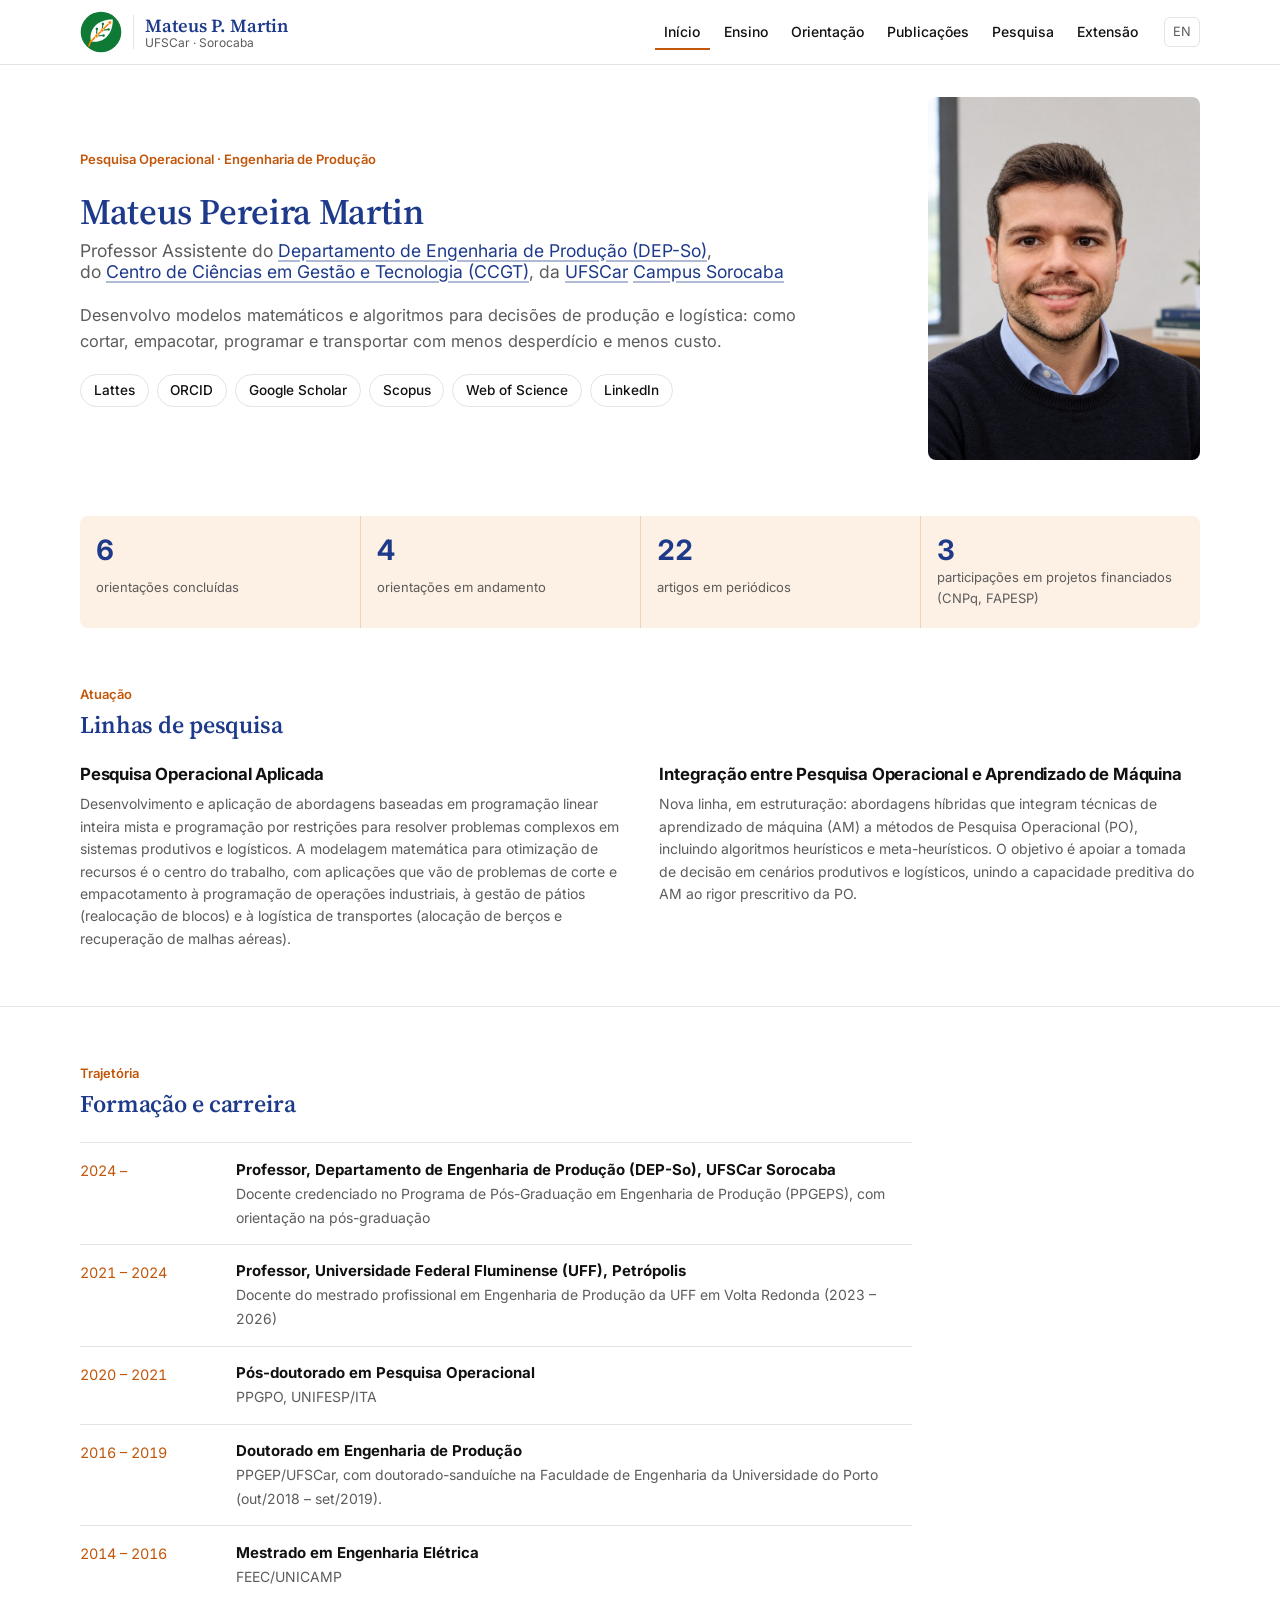
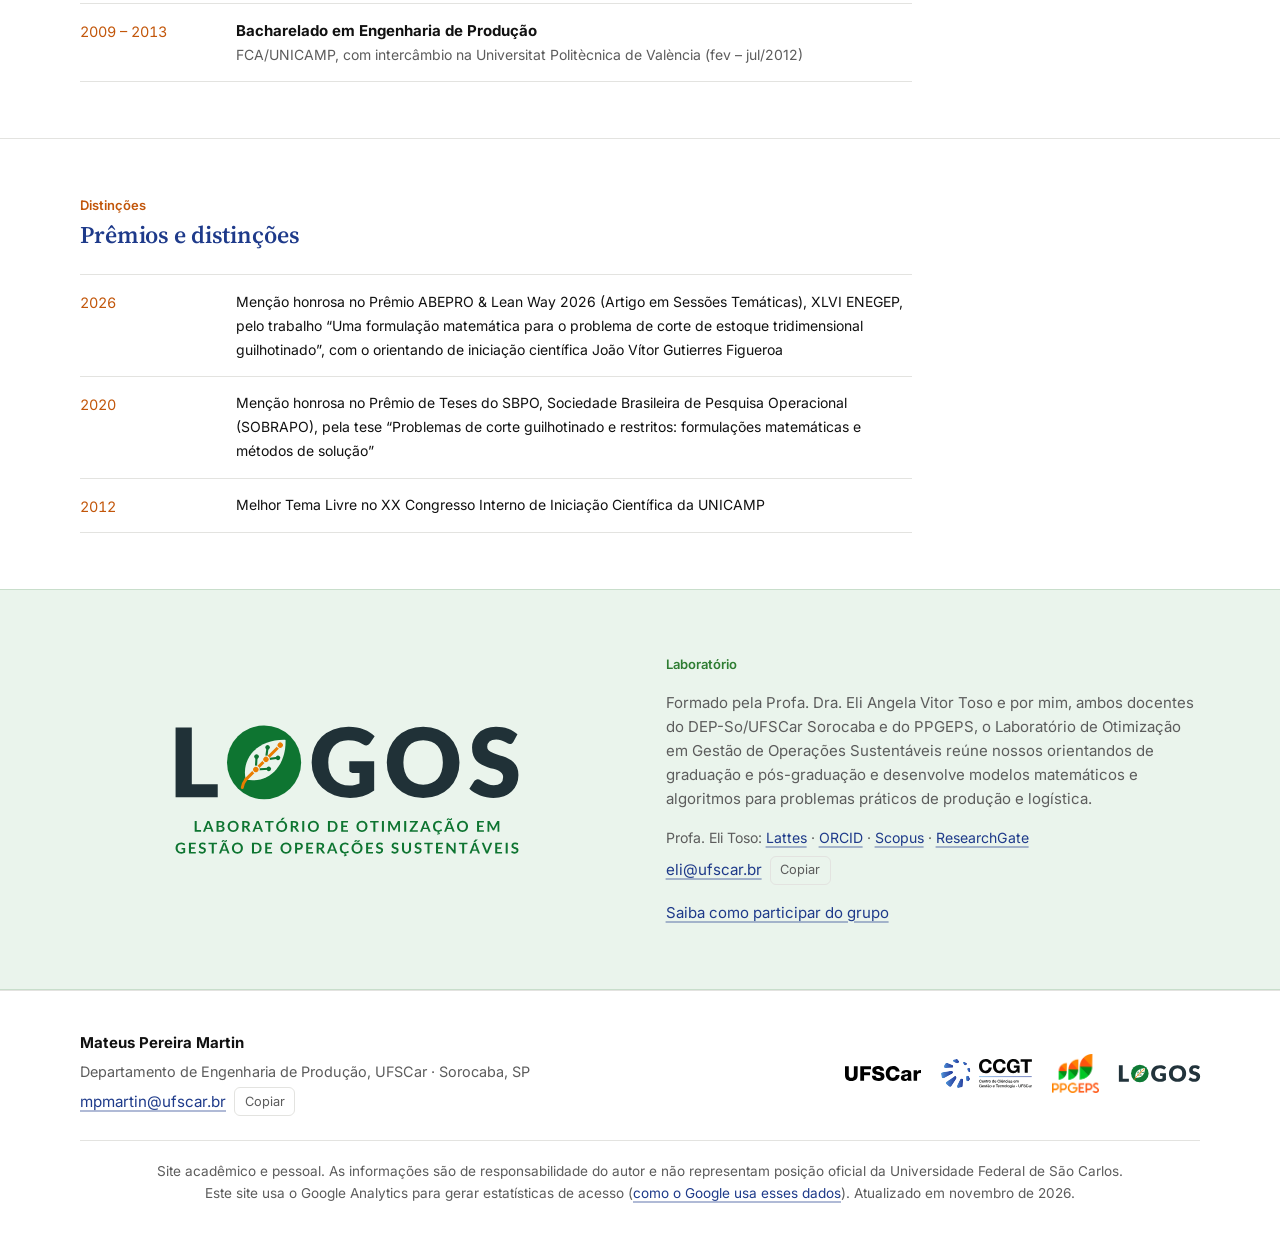
<file: index.html>
<!DOCTYPE html>
<html lang="pt-BR">
<head>
<meta charset="UTF-8">
<meta name="viewport" content="width=device-width, initial-scale=1.0, viewport-fit=cover">
<title>Mateus Pereira Martin</title>
<meta name="description" content="Mateus Pereira Martin, professor de Engenharia de Produção na UFSCar Sorocaba. Pesquisa Operacional aplicada à produção e à logística.">
<link rel="canonical" href="https://mateuspereiramartin.github.io/site/index.html">
<link rel="alternate" hreflang="pt-BR" href="https://mateuspereiramartin.github.io/site/index.html">
<link rel="alternate" hreflang="en" href="https://mateuspereiramartin.github.io/site/en/index.html">
<meta property="og:type" content="website">
<meta property="og:title" content="Mateus Pereira Martin">
<meta property="og:description" content="Mateus Pereira Martin, professor de Engenharia de Produção na UFSCar Sorocaba. Pesquisa Operacional aplicada à produção e à logística.">
<meta property="og:image" content="https://mateuspereiramartin.github.io/site/figuras/mateus.jpg">
<meta property="og:url" content="https://mateuspereiramartin.github.io/site/index.html">
<meta property="og:locale" content="pt_BR">
<link rel="icon" href="assets/favicon.svg" type="image/svg+xml">
<link rel="preconnect" href="https://fonts.googleapis.com">
<link rel="preconnect" href="https://fonts.gstatic.com" crossorigin>
<link rel="stylesheet" href="https://fonts.googleapis.com/css2?family=Inter:wght@400;500;600;700&family=Source+Serif+4:opsz,wght@8..60,600&display=swap">
<link rel="stylesheet" href="assets/site.css">
<script async src="https://www.googletagmanager.com/gtag/js?id=G-FX92F528BC"></script>
<script>window.dataLayer=window.dataLayer||[];function gtag(){dataLayer.push(arguments);}gtag('js',new Date());gtag('config','G-FX92F528BC');</script>
</head>
<body>
<a class="skip" href="#conteudo">Pular para o conteúdo</a>
<header class="site-header"><div class="wrap">
<div class="brand"><a href="pesquisa.html#logos-t" title="LOGOS: Laboratório de Otimização em Gestão de Operações Sustentáveis"><img src="figuras/logo-logos-simbolo.svg" alt="LOGOS" width="240" height="240"></a><a class="brand-text" href="index.html"><strong>Mateus P. Martin</strong><span>UFSCar · Sorocaba</span></a></div>
<button type="button" class="menu-btn" aria-expanded="false" aria-controls="nav">Menu</button>
<nav class="nav" id="nav" aria-label="Principal"><a href="index.html" aria-current="page">Início</a><a href="ensino.html">Ensino</a><a href="orientacao.html">Orientação</a><a href="publicacoes.html">Publicações</a><a href="pesquisa.html">Pesquisa</a><a href="extensao.html">Extensão</a></nav>
<a class="lang" href="en/index.html" hreflang="en" lang="en">EN</a>
</div></header>
<main id="conteudo">
<section class="hero"><div class="wrap">
<div class="hero-text">
<p class="eyebrow">Pesquisa Operacional · Engenharia de Produção</p>
<h1>Mateus Pereira Martin<span>Professor Assistente do <a href="https://www.depso.ufscar.br/pt-br" target="_blank" rel="noopener">Departamento de Engenharia de Produção (DEP-So)</a>, <span class="cargo-l2">do <a href="https://www.ccgt.ufscar.br/pt-br" target="_blank" rel="noopener">Centro de Ciências em Gestão e Tecnologia (CCGT)</a>, da <a href="https://www.ufscar.br/" target="_blank" rel="noopener">UFSCar</a> <a href="https://www.sorocaba.ufscar.br/" target="_blank" rel="noopener">Campus Sorocaba</a></span></span></h1>
<p class="lead">Desenvolvo modelos matemáticos e algoritmos para decisões de produção e logística: como cortar, empacotar, programar e transportar com menos desperdício e menos custo.</p>
<div class="ids"><a href="https://busca-cv-lattes.cnpq.br/curriculo/9814295914139504" target="_blank" rel="noopener">Lattes</a><a href="https://orcid.org/0000-0002-6722-7571" target="_blank" rel="noopener">ORCID</a><a href="https://scholar.google.com.br/citations?user=QnhlnG8AAAAJ&hl" target="_blank" rel="noopener">Google Scholar</a><a href="https://www.scopus.com/authid/detail.uri?authorId=57204688163" target="_blank" rel="noopener">Scopus</a><a href="https://www.webofscience.com/wos/author/record/ADG-9938-2022" target="_blank" rel="noopener">Web of Science</a><a href="https://www.linkedin.com/in/mateus-pereira-martin/" target="_blank" rel="noopener">LinkedIn</a></div>
</div>
<figure class="hero-art" style="margin:0">
<img class="photo" src="figuras/mateus.jpg" alt="Foto de Mateus Pereira Martin" width="720" height="960">
</figure>
</div></section><div class="wrap"><dl class="facts">
<div><dt>orientações concluídas</dt><dd>6</dd></div>
<div><dt>orientações em andamento</dt><dd>4</dd></div>
<div><dt>artigos em periódicos</dt><dd>22</dd></div>
<div><dt>participações em projetos financiados (CNPq, FAPESP)</dt><dd>3</dd></div>
</dl></div><section class="section"><div class="wrap"><div class="section-head"><p class="eyebrow">Atuação</p><h2>Linhas de pesquisa</h2></div><div class="cols-2"><div class="item"><h3>Pesquisa Operacional Aplicada</h3><p>Desenvolvimento e aplicação de abordagens baseadas em programação linear inteira mista e programação por restrições para resolver problemas complexos em sistemas produtivos e logísticos. A modelagem matemática para otimização de recursos é o centro do trabalho, com aplicações que vão de problemas de corte e empacotamento à programação de operações industriais, à gestão de pátios (realocação de blocos) e à logística de transportes (alocação de berços e recuperação de malhas aéreas).</p></div><div class="item"><h3>Integração entre Pesquisa Operacional e Aprendizado de Máquina</h3><p>Nova linha, em estruturação: abordagens híbridas que integram técnicas de aprendizado de máquina (AM) a métodos de Pesquisa Operacional (PO), incluindo algoritmos heurísticos e meta-heurísticos. O objetivo é apoiar a tomada de decisão em cenários produtivos e logísticos, unindo a capacidade preditiva do AM ao rigor prescritivo da PO.</p></div></div></div></section><section class="section"><div class="wrap"><div class="section-head"><p class="eyebrow">Trajetória</p><h2>Formação e carreira</h2></div><ol class="timeline" reversed><li><span class="when">2024 –</span><div><strong>Professor, Departamento de Engenharia de Produção (DEP-So), UFSCar Sorocaba</strong><span>Docente credenciado no Programa de Pós-Graduação em Engenharia de Produção (PPGEPS), com orientação na pós-graduação</span></div></li><li><span class="when">2021 – 2024</span><div><strong>Professor, Universidade Federal Fluminense (UFF), Petrópolis</strong><span>Docente do mestrado profissional em Engenharia de Produção da UFF em Volta Redonda (2023 – 2026)</span></div></li><li><span class="when">2020 – 2021</span><div><strong>Pós-doutorado em Pesquisa Operacional</strong><span>PPGPO, UNIFESP/ITA</span></div></li><li><span class="when">2016 – 2019</span><div><strong>Doutorado em Engenharia de Produção</strong><span>PPGEP/UFSCar, com doutorado-sanduíche na Faculdade de Engenharia da Universidade do Porto (out/2018 – set/2019).</span></div></li><li><span class="when">2014 – 2016</span><div><strong>Mestrado em Engenharia Elétrica</strong><span>FEEC/UNICAMP</span></div></li><li><span class="when">2009 – 2013</span><div><strong>Bacharelado em Engenharia de Produção</strong><span>FCA/UNICAMP, com intercâmbio na Universitat Politècnica de València (fev – jul/2012)</span></div></li></ol></div></section><section class="section"><div class="wrap"><div class="section-head"><p class="eyebrow">Distinções</p><h2>Prêmios e distinções</h2></div><ol class="timeline"><li><span class="when">2026</span><div><span style="color:var(--ink)">Menção honrosa no Prêmio ABEPRO &amp; Lean Way 2026 (Artigo em Sessões Temáticas), XLVI ENEGEP, pelo trabalho “Uma formulação matemática para o problema de corte de estoque tridimensional guilhotinado”, com o orientando de iniciação científica João Vítor Gutierres Figueroa</span></div></li><li><span class="when">2020</span><div><span style="color:var(--ink)">Menção honrosa no Prêmio de Teses do SBPO, Sociedade Brasileira de Pesquisa Operacional (SOBRAPO), pela tese “Problemas de corte guilhotinado e restritos: formulações matemáticas e métodos de solução”</span></div></li><li><span class="when">2012</span><div><span style="color:var(--ink)">Melhor Tema Livre no XX Congresso Interno de Iniciação Científica da UNICAMP</span></div></li></ol></div></section><section class="logos-band" id="logos-t" aria-label="LOGOS"><div class="wrap">
<img src="figuras/logo-logos.svg" alt="LOGOS: Laboratório de Otimização em Gestão de Operações Sustentáveis" width="560" height="247" loading="lazy">
<div class="text"><p class="eyebrow">Laboratório</p>
<p>Formado pela Profa. Dra. Eli Angela Vitor Toso e por mim, ambos docentes do DEP-So/UFSCar Sorocaba e do PPGEPS, o Laboratório de Otimização em Gestão de Operações Sustentáveis reúne nossos orientandos de graduação e pós-graduação e desenvolve modelos matemáticos e algoritmos para problemas práticos de produção e logística.</p>
<div style="display:grid;gap:.4rem"><p style="font-size:.88rem">Profa. Eli Toso: <a href="https://busca-cv-lattes.cnpq.br/curriculo/6663631731115739" target="_blank" rel="noopener">Lattes</a> · <a href="https://orcid.org/0000-0001-7531-0300" target="_blank" rel="noopener">ORCID</a> · <a href="https://www.scopus.com/authid/detail.uri?authorId=26026490900" target="_blank" rel="noopener">Scopus</a> · <a href="https://www.researchgate.net/profile/Eli_Angela_Toso" target="_blank" rel="noopener">ResearchGate</a></p>
<span class="email-row"><a class="email" data-email data-show data-u="eli" data-d="ufscar.br">eli [arroba] ufscar.br</a><button type="button" class="copy" data-u="eli" data-d="ufscar.br" data-done="Copiado">Copiar</button></span></div>
<p><a href="orientacao.html#contato">Saiba como participar do grupo</a></p>
</div></div></section>
</main>
<footer class="site-footer"><div class="wrap">
<div class="footer-top">
<div class="contact"><strong>Mateus Pereira Martin</strong>
<span class="muted" style="font-size:.9rem">Departamento de Engenharia de Produção, UFSCar · Sorocaba, SP</span>
<span class="email-row"><a class="email" data-email data-show data-u="mpmartin" data-d="ufscar.br">mpmartin [arroba] ufscar.br</a><button type="button" class="copy" data-u="mpmartin" data-d="ufscar.br" data-done="Copiado">Copiar</button></span></div>
<div class="inst">
<a href="https://www.ufscar.br/" target="_blank" rel="noopener"><img src="figuras/logo-ufscar.svg" alt="UFSCar" class="inst-sigla" width="189" height="38" loading="lazy"></a>
<a href="https://www.ccgt.ufscar.br/pt-br" target="_blank" rel="noopener"><img src="figuras/logo-ccgt.svg" alt="CCGT/UFSCar" class="inst-ccgt" width="291" height="95" loading="lazy"></a>
<a href="https://www.ppgeps.ufscar.br/pt-br/" target="_blank" rel="noopener"><img src="figuras/logo-ppgeps.png" alt="PPGEPS/UFSCar" width="200" height="162" loading="lazy"></a>
<a href="pesquisa.html"><img src="figuras/logo-logos/svg/transp-claro_selo.svg" alt="LOGOS" title="LOGOS" class="inst-logos" width="560" height="168" loading="lazy"></a>
</div></div>
<p class="footer-note">Site acadêmico e pessoal. As informações são de responsabilidade do autor e não representam posição oficial da Universidade Federal de São Carlos.
<br>Este site usa o Google Analytics para gerar estatísticas de acesso (<a href="https://policies.google.com/technologies/partner-sites?hl=pt-BR" target="_blank" rel="noopener">como o Google usa esses dados</a>).
Atualizado em novembro de 2026.</p>
</div></footer>
<script src="assets/site.js"></script>
</body>
</html>
</file>
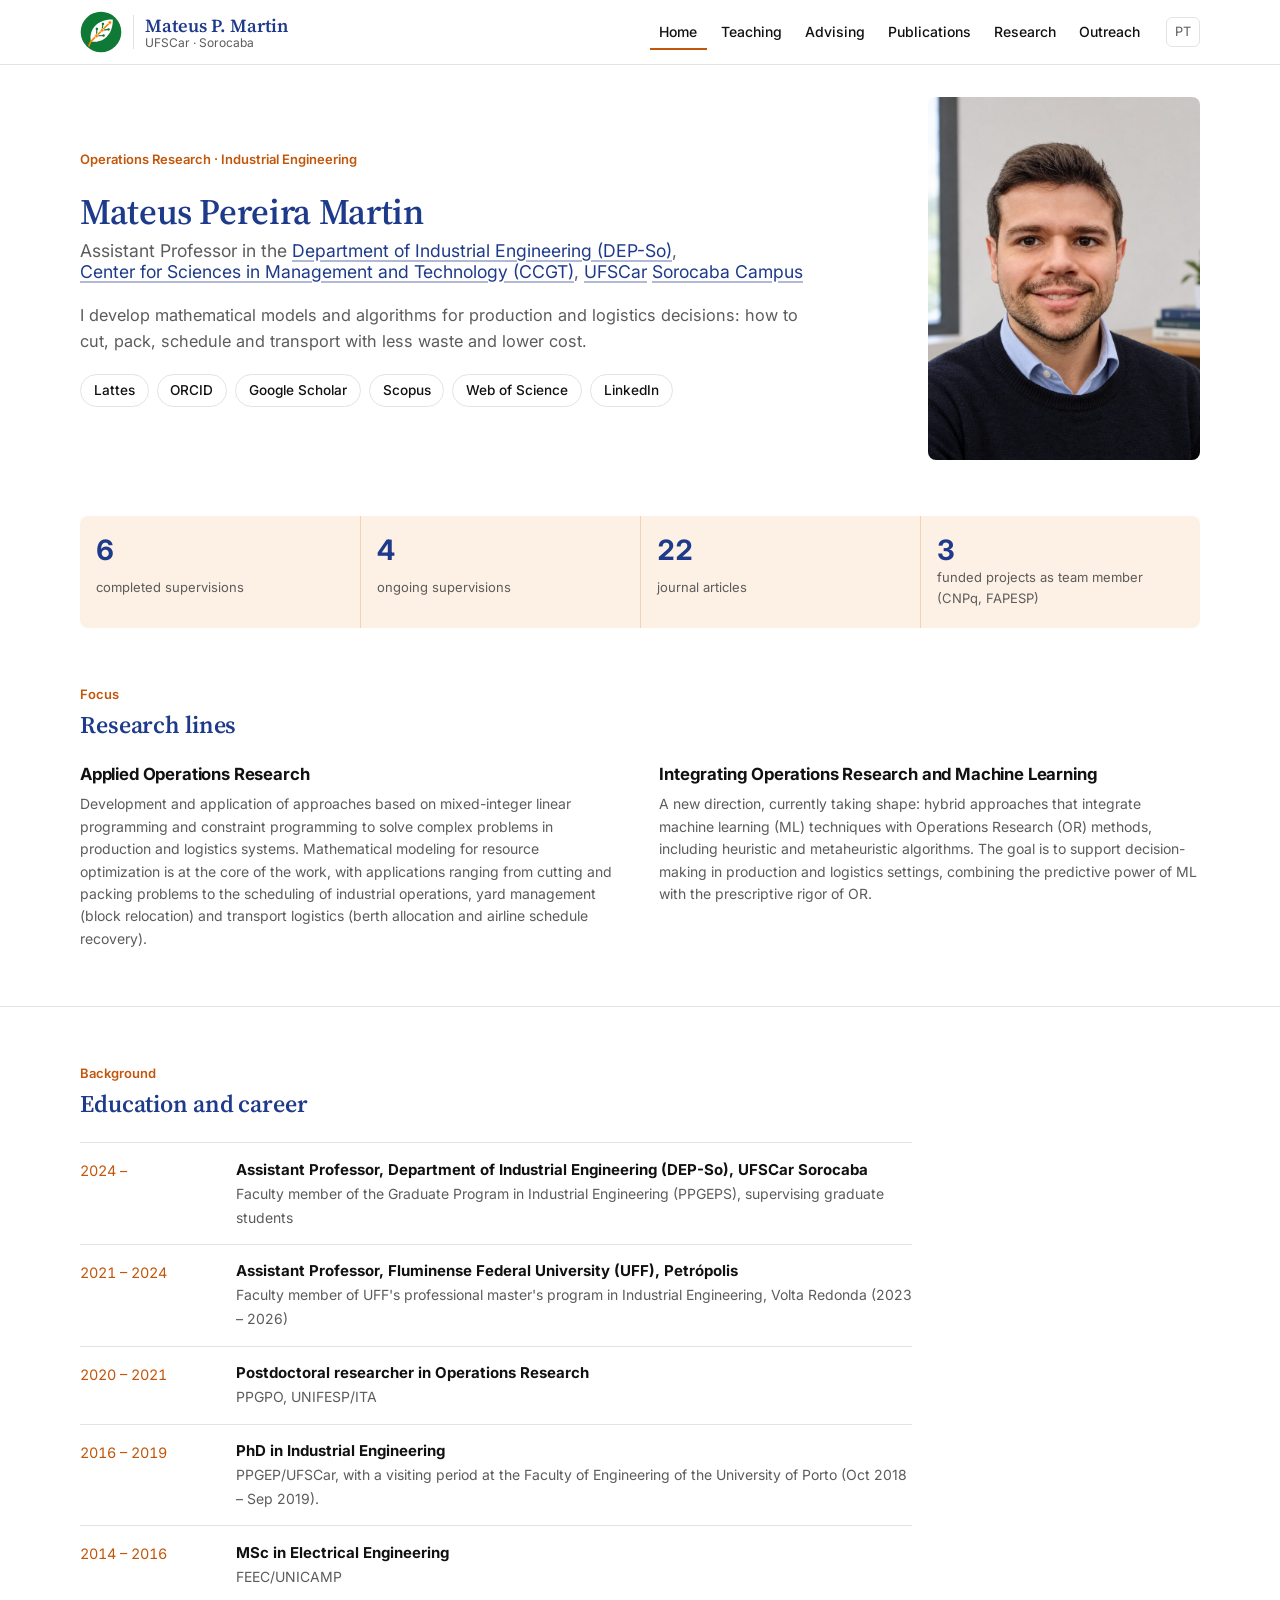
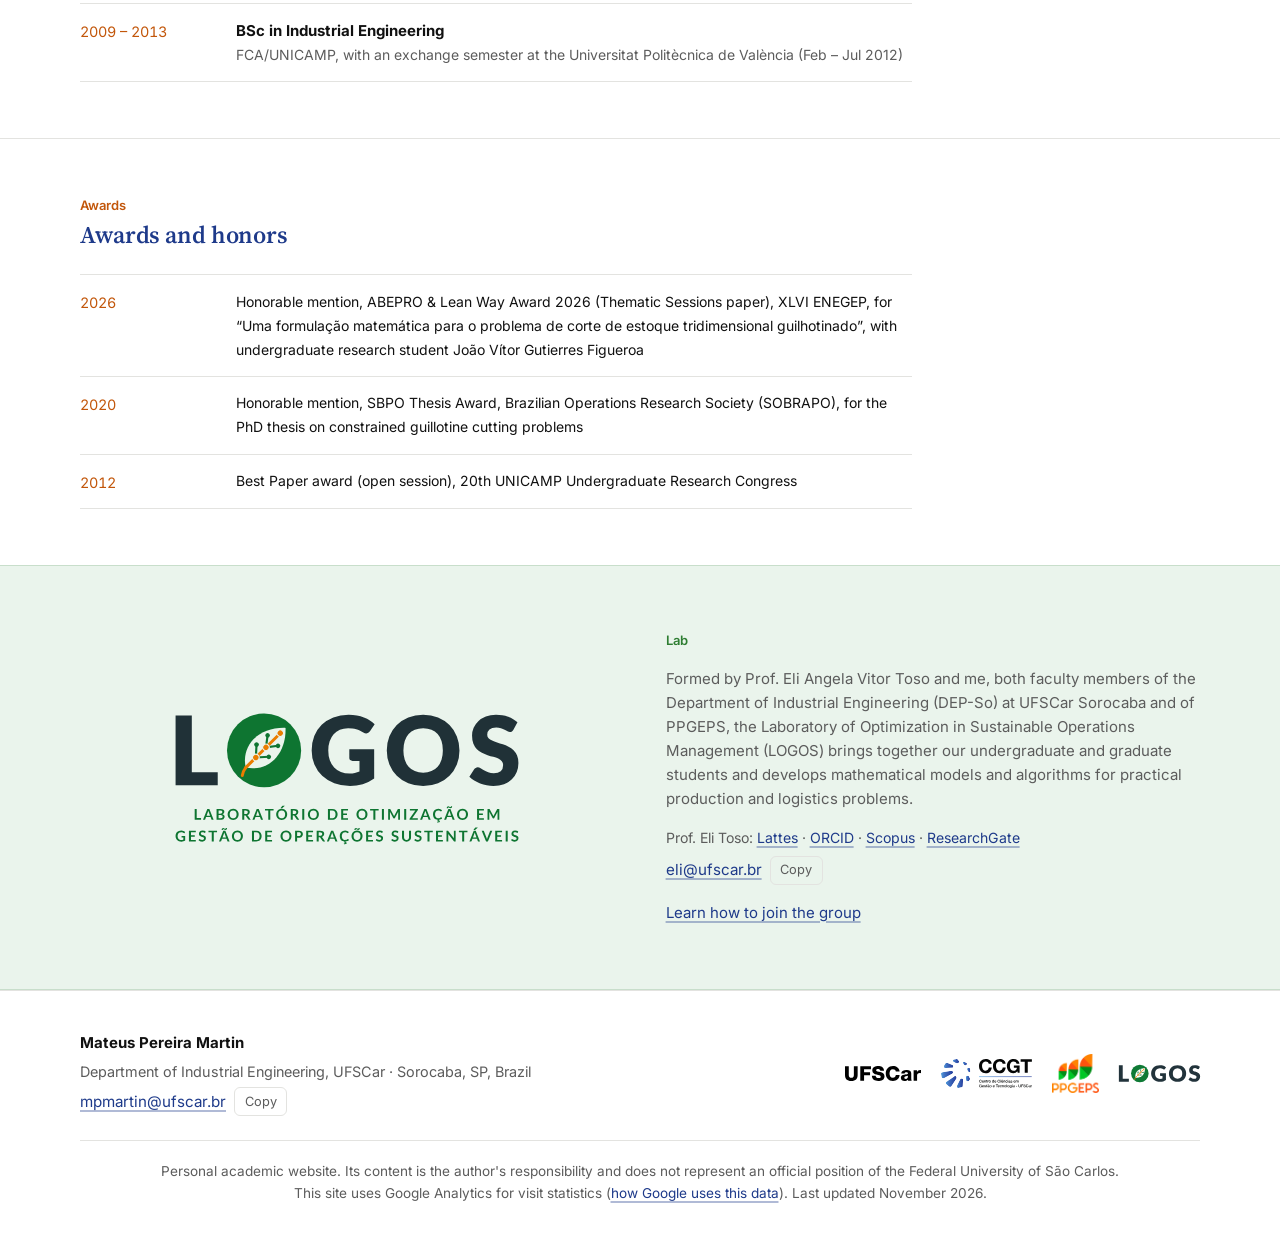
<file: en/index.html>
<!DOCTYPE html>
<html lang="en">
<head>
<meta charset="UTF-8">
<meta name="viewport" content="width=device-width, initial-scale=1.0, viewport-fit=cover">
<title>Mateus Pereira Martin</title>
<meta name="description" content="Mateus Pereira Martin, Industrial Engineering professor at UFSCar Sorocaba. Operations research for production and logistics.">
<link rel="canonical" href="https://mateuspereiramartin.github.io/site/en/index.html">
<link rel="alternate" hreflang="pt-BR" href="https://mateuspereiramartin.github.io/site/index.html">
<link rel="alternate" hreflang="en" href="https://mateuspereiramartin.github.io/site/en/index.html">
<meta property="og:type" content="website">
<meta property="og:title" content="Mateus Pereira Martin">
<meta property="og:description" content="Mateus Pereira Martin, Industrial Engineering professor at UFSCar Sorocaba. Operations research for production and logistics.">
<meta property="og:image" content="https://mateuspereiramartin.github.io/site/figuras/mateus.jpg">
<meta property="og:url" content="https://mateuspereiramartin.github.io/site/en/index.html">
<meta property="og:locale" content="en_US">
<link rel="icon" href="../assets/favicon.svg" type="image/svg+xml">
<link rel="preconnect" href="https://fonts.googleapis.com">
<link rel="preconnect" href="https://fonts.gstatic.com" crossorigin>
<link rel="stylesheet" href="https://fonts.googleapis.com/css2?family=Inter:wght@400;500;600;700&family=Source+Serif+4:opsz,wght@8..60,600&display=swap">
<link rel="stylesheet" href="../assets/site.css">
<script async src="https://www.googletagmanager.com/gtag/js?id=G-FX92F528BC"></script>
<script>window.dataLayer=window.dataLayer||[];function gtag(){dataLayer.push(arguments);}gtag('js',new Date());gtag('config','G-FX92F528BC');</script>
</head>
<body>
<a class="skip" href="#conteudo">Skip to content</a>
<header class="site-header"><div class="wrap">
<div class="brand"><a href="research.html#logos-t" title="LOGOS lab"><img src="../figuras/logo-logos-simbolo.svg" alt="LOGOS" width="240" height="240"></a><a class="brand-text" href="index.html"><strong>Mateus P. Martin</strong><span>UFSCar · Sorocaba</span></a></div>
<button type="button" class="menu-btn" aria-expanded="false" aria-controls="nav">Menu</button>
<nav class="nav" id="nav" aria-label="Main"><a href="index.html" aria-current="page">Home</a><a href="teaching.html">Teaching</a><a href="advising.html">Advising</a><a href="publications.html">Publications</a><a href="research.html">Research</a><a href="outreach.html">Outreach</a></nav>
<a class="lang" href="../index.html" hreflang="pt-BR" lang="pt-BR">PT</a>
</div></header>
<main id="conteudo">
<section class="hero"><div class="wrap">
<div class="hero-text">
<p class="eyebrow">Operations Research · Industrial Engineering</p>
<h1>Mateus Pereira Martin<span>Assistant Professor in the <a href="https://www.depso.ufscar.br/pt-br" target="_blank" rel="noopener">Department of Industrial Engineering (DEP-So)</a>, <span class="cargo-l2"><a href="https://www.ccgt.ufscar.br/pt-br" target="_blank" rel="noopener">Center for Sciences in Management and Technology (CCGT)</a>, <a href="https://www.ufscar.br/" target="_blank" rel="noopener">UFSCar</a> <a href="https://www.sorocaba.ufscar.br/" target="_blank" rel="noopener">Sorocaba Campus</a></span></span></h1>
<p class="lead">I develop mathematical models and algorithms for production and logistics decisions: how to cut, pack, schedule and transport with less waste and lower cost.</p>
<div class="ids"><a href="https://busca-cv-lattes.cnpq.br/curriculo/9814295914139504" target="_blank" rel="noopener">Lattes</a><a href="https://orcid.org/0000-0002-6722-7571" target="_blank" rel="noopener">ORCID</a><a href="https://scholar.google.com.br/citations?user=QnhlnG8AAAAJ&hl" target="_blank" rel="noopener">Google Scholar</a><a href="https://www.scopus.com/authid/detail.uri?authorId=57204688163" target="_blank" rel="noopener">Scopus</a><a href="https://www.webofscience.com/wos/author/record/ADG-9938-2022" target="_blank" rel="noopener">Web of Science</a><a href="https://www.linkedin.com/in/mateus-pereira-martin/" target="_blank" rel="noopener">LinkedIn</a></div>
</div>
<figure class="hero-art" style="margin:0">
<img class="photo" src="../figuras/mateus.jpg" alt="Photo of Mateus Pereira Martin" width="720" height="960">
</figure>
</div></section><div class="wrap"><dl class="facts">
<div><dt>completed supervisions</dt><dd>6</dd></div>
<div><dt>ongoing supervisions</dt><dd>4</dd></div>
<div><dt>journal articles</dt><dd>22</dd></div>
<div><dt>funded projects as team member (CNPq, FAPESP)</dt><dd>3</dd></div>
</dl></div><section class="section"><div class="wrap"><div class="section-head"><p class="eyebrow">Focus</p><h2>Research lines</h2></div><div class="cols-2"><div class="item"><h3>Applied Operations Research</h3><p>Development and application of approaches based on mixed-integer linear programming and constraint programming to solve complex problems in production and logistics systems. Mathematical modeling for resource optimization is at the core of the work, with applications ranging from cutting and packing problems to the scheduling of industrial operations, yard management (block relocation) and transport logistics (berth allocation and airline schedule recovery).</p></div><div class="item"><h3>Integrating Operations Research and Machine Learning</h3><p>A new direction, currently taking shape: hybrid approaches that integrate machine learning (ML) techniques with Operations Research (OR) methods, including heuristic and metaheuristic algorithms. The goal is to support decision-making in production and logistics settings, combining the predictive power of ML with the prescriptive rigor of OR.</p></div></div></div></section><section class="section"><div class="wrap"><div class="section-head"><p class="eyebrow">Background</p><h2>Education and career</h2></div><ol class="timeline" reversed><li><span class="when">2024 –</span><div><strong>Assistant Professor, Department of Industrial Engineering (DEP-So), UFSCar Sorocaba</strong><span>Faculty member of the Graduate Program in Industrial Engineering (PPGEPS), supervising graduate students</span></div></li><li><span class="when">2021 – 2024</span><div><strong>Assistant Professor, Fluminense Federal University (UFF), Petrópolis</strong><span>Faculty member of UFF's professional master's program in Industrial Engineering, Volta Redonda (2023 – 2026)</span></div></li><li><span class="when">2020 – 2021</span><div><strong>Postdoctoral researcher in Operations Research</strong><span>PPGPO, UNIFESP/ITA</span></div></li><li><span class="when">2016 – 2019</span><div><strong>PhD in Industrial Engineering</strong><span>PPGEP/UFSCar, with a visiting period at the Faculty of Engineering of the University of Porto (Oct 2018 – Sep 2019).</span></div></li><li><span class="when">2014 – 2016</span><div><strong>MSc in Electrical Engineering</strong><span>FEEC/UNICAMP</span></div></li><li><span class="when">2009 – 2013</span><div><strong>BSc in Industrial Engineering</strong><span>FCA/UNICAMP, with an exchange semester at the Universitat Politècnica de València (Feb – Jul 2012)</span></div></li></ol></div></section><section class="section"><div class="wrap"><div class="section-head"><p class="eyebrow">Awards</p><h2>Awards and honors</h2></div><ol class="timeline"><li><span class="when">2026</span><div><span style="color:var(--ink)">Honorable mention, ABEPRO &amp; Lean Way Award 2026 (Thematic Sessions paper), XLVI ENEGEP, for “Uma formulação matemática para o problema de corte de estoque tridimensional guilhotinado”, with undergraduate research student João Vítor Gutierres Figueroa</span></div></li><li><span class="when">2020</span><div><span style="color:var(--ink)">Honorable mention, SBPO Thesis Award, Brazilian Operations Research Society (SOBRAPO), for the PhD thesis on constrained guillotine cutting problems</span></div></li><li><span class="when">2012</span><div><span style="color:var(--ink)">Best Paper award (open session), 20th UNICAMP Undergraduate Research Congress</span></div></li></ol></div></section><section class="logos-band" id="logos-t" aria-label="LOGOS"><div class="wrap">
<img src="../figuras/logo-logos.svg" alt="LOGOS: Laboratório de Otimização em Gestão de Operações Sustentáveis" width="560" height="247" loading="lazy">
<div class="text"><p class="eyebrow">Lab</p>
<p>Formed by Prof. Eli Angela Vitor Toso and me, both faculty members of the Department of Industrial Engineering (DEP-So) at UFSCar Sorocaba and of PPGEPS, the Laboratory of Optimization in Sustainable Operations Management (LOGOS) brings together our undergraduate and graduate students and develops mathematical models and algorithms for practical production and logistics problems.</p>
<div style="display:grid;gap:.4rem"><p style="font-size:.88rem">Prof. Eli Toso: <a href="https://busca-cv-lattes.cnpq.br/curriculo/6663631731115739" target="_blank" rel="noopener">Lattes</a> · <a href="https://orcid.org/0000-0001-7531-0300" target="_blank" rel="noopener">ORCID</a> · <a href="https://www.scopus.com/authid/detail.uri?authorId=26026490900" target="_blank" rel="noopener">Scopus</a> · <a href="https://www.researchgate.net/profile/Eli_Angela_Toso" target="_blank" rel="noopener">ResearchGate</a></p>
<span class="email-row"><a class="email" data-email data-show data-u="eli" data-d="ufscar.br">eli [at] ufscar.br</a><button type="button" class="copy" data-u="eli" data-d="ufscar.br" data-done="Copied">Copy</button></span></div>
<p><a href="advising.html#contato">Learn how to join the group</a></p>
</div></div></section>
</main>
<footer class="site-footer"><div class="wrap">
<div class="footer-top">
<div class="contact"><strong>Mateus Pereira Martin</strong>
<span class="muted" style="font-size:.9rem">Department of Industrial Engineering, UFSCar · Sorocaba, SP, Brazil</span>
<span class="email-row"><a class="email" data-email data-show data-u="mpmartin" data-d="ufscar.br">mpmartin [at] ufscar.br</a><button type="button" class="copy" data-u="mpmartin" data-d="ufscar.br" data-done="Copied">Copy</button></span></div>
<div class="inst">
<a href="https://www.ufscar.br/" target="_blank" rel="noopener"><img src="../figuras/logo-ufscar.svg" alt="UFSCar" class="inst-sigla" width="189" height="38" loading="lazy"></a>
<a href="https://www.ccgt.ufscar.br/pt-br" target="_blank" rel="noopener"><img src="../figuras/logo-ccgt.svg" alt="CCGT/UFSCar" class="inst-ccgt" width="291" height="95" loading="lazy"></a>
<a href="https://www.ppgeps.ufscar.br/pt-br/" target="_blank" rel="noopener"><img src="../figuras/logo-ppgeps.png" alt="PPGEPS/UFSCar" width="200" height="162" loading="lazy"></a>
<a href="research.html"><img src="../figuras/logo-logos/svg/transp-claro_selo.svg" alt="LOGOS" title="LOGOS" class="inst-logos" width="560" height="168" loading="lazy"></a>
</div></div>
<p class="footer-note">Personal academic website. Its content is the author's responsibility and does not represent an official position of the Federal University of São Carlos.
<br>This site uses Google Analytics for visit statistics (<a href="https://policies.google.com/technologies/partner-sites?hl=en" target="_blank" rel="noopener">how Google uses this data</a>).
Last updated November 2026.</p>
</div></footer>
<script src="../assets/site.js"></script>
</body>
</html>
</file>
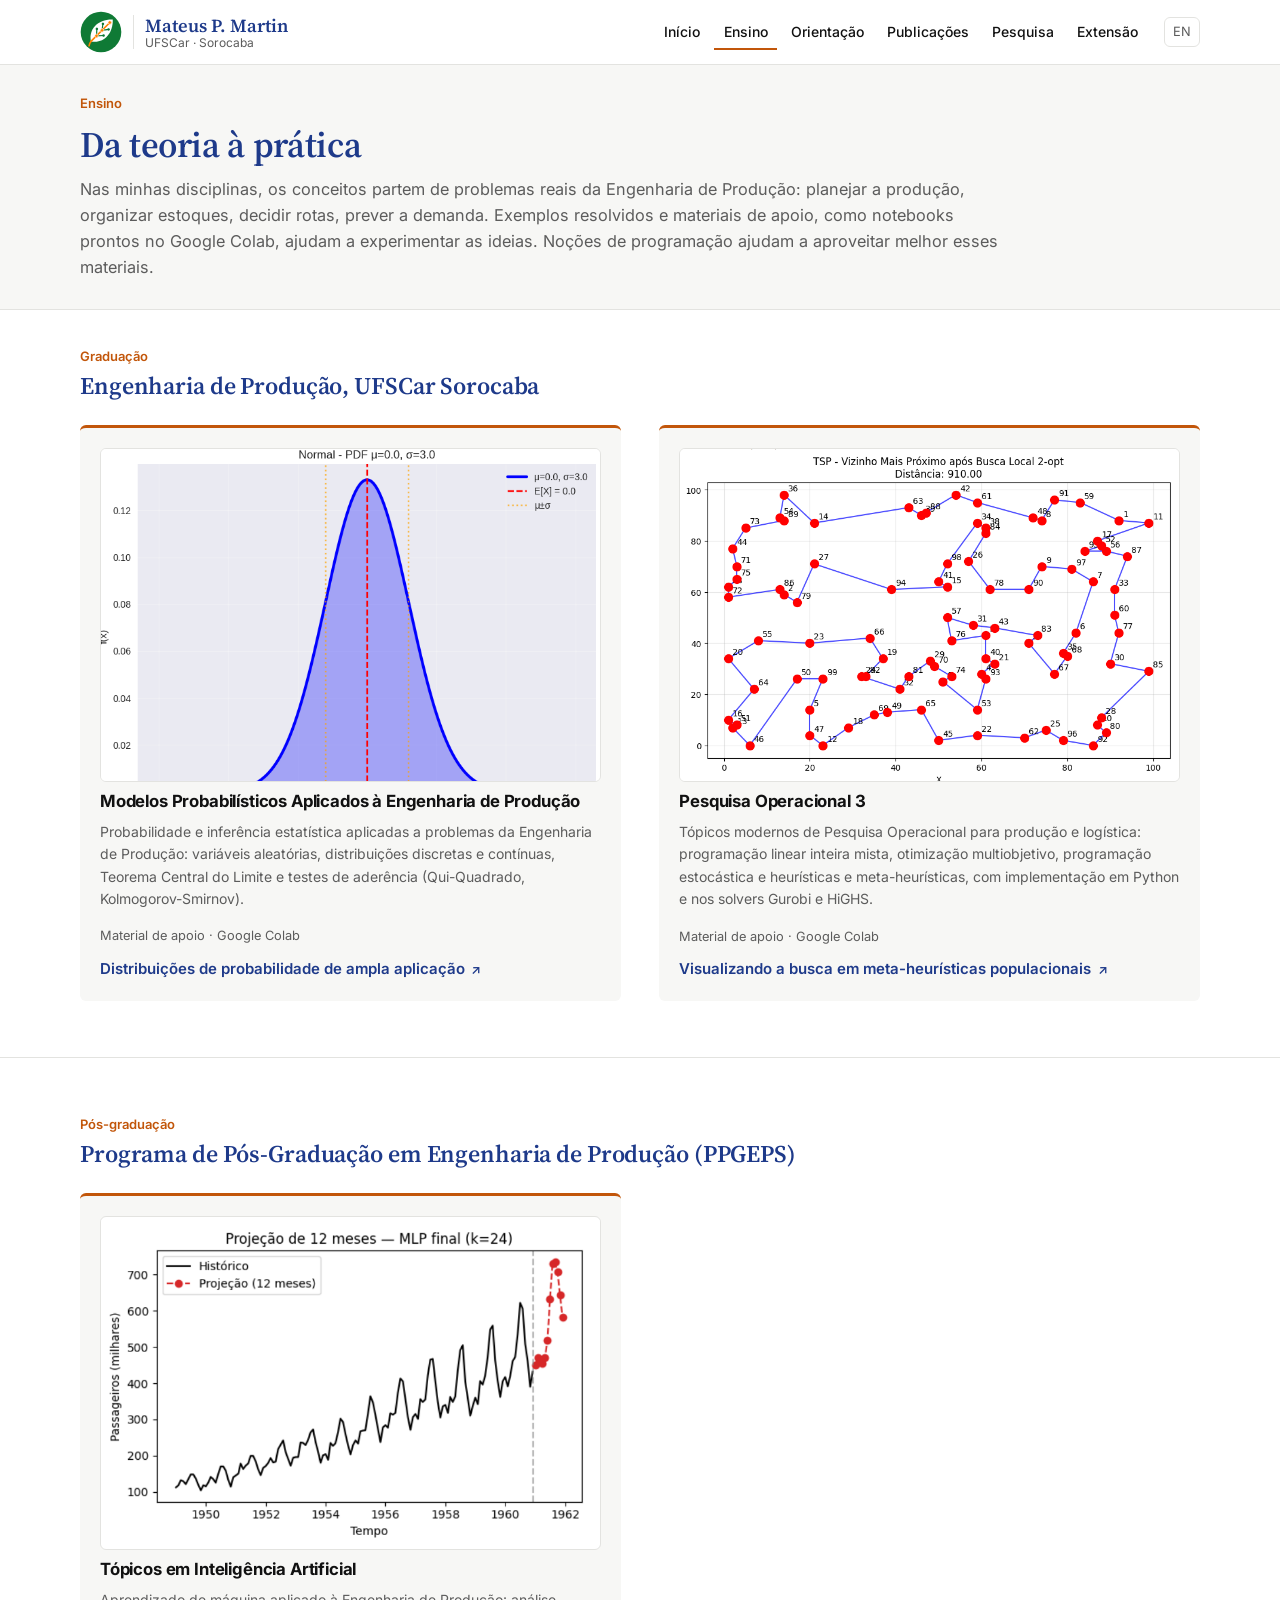
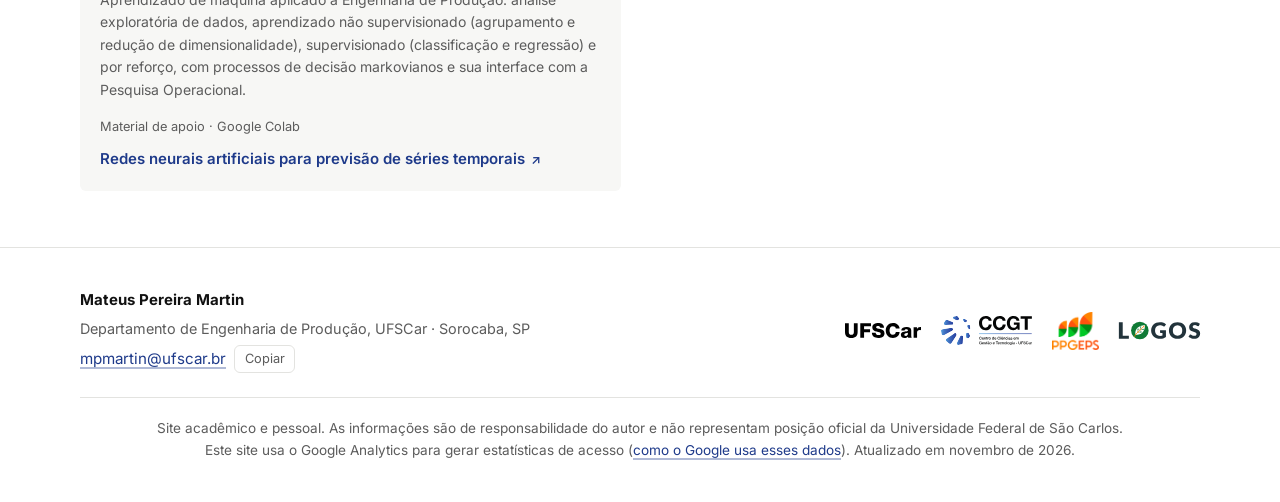
<file: ensino.html>
<!DOCTYPE html>
<html lang="pt-BR">
<head>
<meta charset="UTF-8">
<meta name="viewport" content="width=device-width, initial-scale=1.0, viewport-fit=cover">
<title>Ensino · Mateus Pereira Martin</title>
<meta name="description" content="Disciplinas e notebooks abertos no Google Colab.">
<link rel="canonical" href="https://mateuspereiramartin.github.io/site/ensino.html">
<link rel="alternate" hreflang="pt-BR" href="https://mateuspereiramartin.github.io/site/ensino.html">
<link rel="alternate" hreflang="en" href="https://mateuspereiramartin.github.io/site/en/teaching.html">
<meta property="og:type" content="website">
<meta property="og:title" content="Ensino · Mateus Pereira Martin">
<meta property="og:description" content="Disciplinas e notebooks abertos no Google Colab.">
<meta property="og:image" content="https://mateuspereiramartin.github.io/site/figuras/mateus.jpg">
<meta property="og:url" content="https://mateuspereiramartin.github.io/site/ensino.html">
<meta property="og:locale" content="pt_BR">
<link rel="icon" href="assets/favicon.svg" type="image/svg+xml">
<link rel="preconnect" href="https://fonts.googleapis.com">
<link rel="preconnect" href="https://fonts.gstatic.com" crossorigin>
<link rel="stylesheet" href="https://fonts.googleapis.com/css2?family=Inter:wght@400;500;600;700&family=Source+Serif+4:opsz,wght@8..60,600&display=swap">
<link rel="stylesheet" href="assets/site.css">
<script async src="https://www.googletagmanager.com/gtag/js?id=G-FX92F528BC"></script>
<script>window.dataLayer=window.dataLayer||[];function gtag(){dataLayer.push(arguments);}gtag('js',new Date());gtag('config','G-FX92F528BC');</script>
</head>
<body>
<a class="skip" href="#conteudo">Pular para o conteúdo</a>
<header class="site-header"><div class="wrap">
<div class="brand"><a href="pesquisa.html#logos-t" title="LOGOS: Laboratório de Otimização em Gestão de Operações Sustentáveis"><img src="figuras/logo-logos-simbolo.svg" alt="LOGOS" width="240" height="240"></a><a class="brand-text" href="index.html"><strong>Mateus P. Martin</strong><span>UFSCar · Sorocaba</span></a></div>
<button type="button" class="menu-btn" aria-expanded="false" aria-controls="nav">Menu</button>
<nav class="nav" id="nav" aria-label="Principal"><a href="index.html">Início</a><a href="ensino.html" aria-current="page">Ensino</a><a href="orientacao.html">Orientação</a><a href="publicacoes.html">Publicações</a><a href="pesquisa.html">Pesquisa</a><a href="extensao.html">Extensão</a></nav>
<a class="lang" href="en/teaching.html" hreflang="en" lang="en">EN</a>
</div></header>
<main id="conteudo">
<header class="page-head"><div class="wrap" style="display:grid;gap:0.6rem"><p class="eyebrow">Ensino</p><h1>Da teoria à prática</h1><p class="lead">Nas minhas disciplinas, os conceitos partem de problemas reais da Engenharia de Produção: planejar a produção, organizar estoques, decidir rotas, prever a demanda. Exemplos resolvidos e materiais de apoio, como notebooks prontos no Google Colab, ajudam a experimentar as ideias. Noções de programação ajudam a aproveitar melhor esses materiais.</p></div></header><section class="section"><div class="wrap"><div class="section-head"><p class="eyebrow">Graduação</p><h2>Engenharia de Produção, UFSCar Sorocaba</h2></div><div class="cols-2 cards"><div class="item"><div class="figure"><img src="figuras/disciplina-mpaep.png" alt="Modelos Probabilísticos Aplicados à Engenharia de Produção" loading="lazy"></div><h3>Modelos Probabilísticos Aplicados à Engenharia de Produção</h3><p>Probabilidade e inferência estatística aplicadas a problemas da Engenharia de Produção: variáveis aleatórias, distribuições discretas e contínuas, Teorema Central do Limite e testes de aderência (Qui-Quadrado, Kolmogorov-Smirnov).</p><p style="font-size:.8rem;color:var(--muted);margin-top:.4rem">Material de apoio · Google Colab</p><a class="link-out" href="https://drive.google.com/file/d/1h-5Y5MYMwv81FWM93g3x6eEG03k9MObl/view?usp=sharing" target="_blank" rel="noopener">Distribuições de probabilidade de ampla aplicação</a></div><div class="item"><div class="figure"><img src="figuras/disciplina-tpo.png" alt="Pesquisa Operacional 3" loading="lazy"></div><h3>Pesquisa Operacional 3</h3><p>Tópicos modernos de Pesquisa Operacional para produção e logística: programação linear inteira mista, otimização multiobjetivo, programação estocástica e heurísticas e meta-heurísticas, com implementação em Python e nos solvers Gurobi e HiGHS.</p><p style="font-size:.8rem;color:var(--muted);margin-top:.4rem">Material de apoio · Google Colab</p><a class="link-out" href="https://drive.google.com/file/d/1fMIifYJaDQ4jOW6JrUlp1kKAKRyo1Fkm/view?usp=sharing" target="_blank" rel="noopener">Visualizando a busca em meta-heurísticas populacionais</a></div></div></div></section><section class="section"><div class="wrap"><div class="section-head"><p class="eyebrow">Pós-graduação</p><h2>Programa de Pós-Graduação em Engenharia de Produção (PPGEPS)</h2></div><div class="cols-2 cards"><div class="item"><div class="figure"><img src="figuras/disciplina-tia.png" alt="Tópicos em Inteligência Artificial" loading="lazy"></div><h3>Tópicos em Inteligência Artificial</h3><p>Aprendizado de máquina aplicado à Engenharia de Produção: análise exploratória de dados, aprendizado não supervisionado (agrupamento e redução de dimensionalidade), supervisionado (classificação e regressão) e por reforço, com processos de decisão markovianos e sua interface com a Pesquisa Operacional.</p><p style="font-size:.8rem;color:var(--muted);margin-top:.4rem">Material de apoio · Google Colab</p><a class="link-out" href="https://drive.google.com/file/d/1A-oyep1Do1-Lzng84SmGSnDDSdbzsqLS/view?usp=sharing" target="_blank" rel="noopener">Redes neurais artificiais para previsão de séries temporais</a></div></div></div></section>
</main>
<footer class="site-footer"><div class="wrap">
<div class="footer-top">
<div class="contact"><strong>Mateus Pereira Martin</strong>
<span class="muted" style="font-size:.9rem">Departamento de Engenharia de Produção, UFSCar · Sorocaba, SP</span>
<span class="email-row"><a class="email" data-email data-show data-u="mpmartin" data-d="ufscar.br">mpmartin [arroba] ufscar.br</a><button type="button" class="copy" data-u="mpmartin" data-d="ufscar.br" data-done="Copiado">Copiar</button></span></div>
<div class="inst">
<a href="https://www.ufscar.br/" target="_blank" rel="noopener"><img src="figuras/logo-ufscar.svg" alt="UFSCar" class="inst-sigla" width="189" height="38" loading="lazy"></a>
<a href="https://www.ccgt.ufscar.br/pt-br" target="_blank" rel="noopener"><img src="figuras/logo-ccgt.svg" alt="CCGT/UFSCar" class="inst-ccgt" width="291" height="95" loading="lazy"></a>
<a href="https://www.ppgeps.ufscar.br/pt-br/" target="_blank" rel="noopener"><img src="figuras/logo-ppgeps.png" alt="PPGEPS/UFSCar" width="200" height="162" loading="lazy"></a>
<a href="pesquisa.html"><img src="figuras/logo-logos/svg/transp-claro_selo.svg" alt="LOGOS" title="LOGOS" class="inst-logos" width="560" height="168" loading="lazy"></a>
</div></div>
<p class="footer-note">Site acadêmico e pessoal. As informações são de responsabilidade do autor e não representam posição oficial da Universidade Federal de São Carlos.
<br>Este site usa o Google Analytics para gerar estatísticas de acesso (<a href="https://policies.google.com/technologies/partner-sites?hl=pt-BR" target="_blank" rel="noopener">como o Google usa esses dados</a>).
Atualizado em novembro de 2026.</p>
</div></footer>
<script src="assets/site.js"></script>
</body>
</html>
</file>
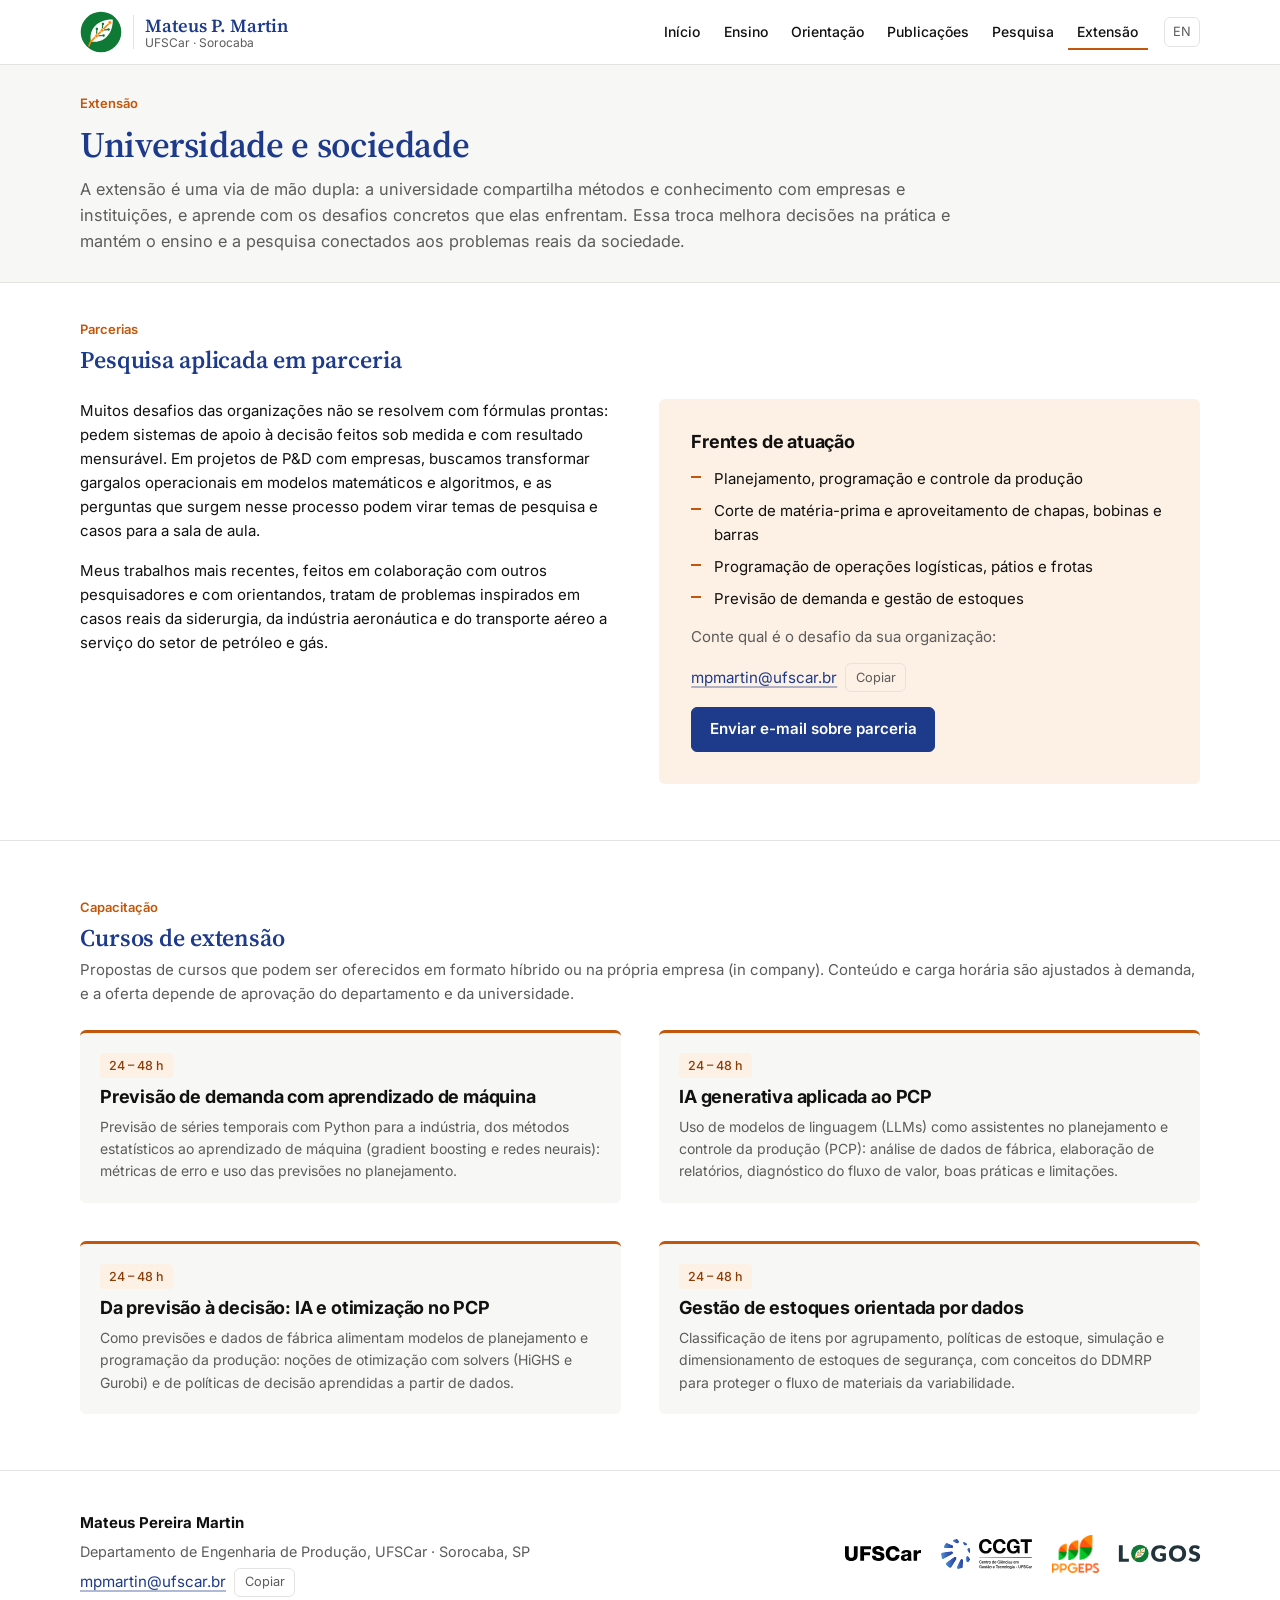
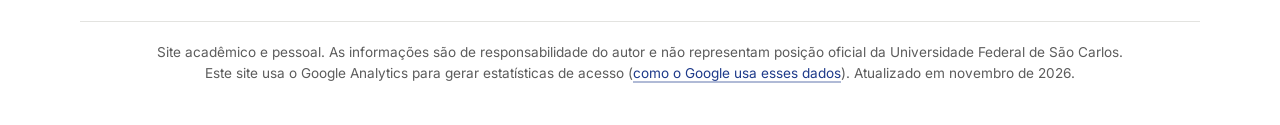
<file: extensao.html>
<!DOCTYPE html>
<html lang="pt-BR">
<head>
<meta charset="UTF-8">
<meta name="viewport" content="width=device-width, initial-scale=1.0, viewport-fit=cover">
<title>Extensão · Mateus Pereira Martin</title>
<meta name="description" content="Parcerias com empresas e cursos de extensão.">
<link rel="canonical" href="https://mateuspereiramartin.github.io/site/extensao.html">
<link rel="alternate" hreflang="pt-BR" href="https://mateuspereiramartin.github.io/site/extensao.html">
<link rel="alternate" hreflang="en" href="https://mateuspereiramartin.github.io/site/en/outreach.html">
<meta property="og:type" content="website">
<meta property="og:title" content="Extensão · Mateus Pereira Martin">
<meta property="og:description" content="Parcerias com empresas e cursos de extensão.">
<meta property="og:image" content="https://mateuspereiramartin.github.io/site/figuras/mateus.jpg">
<meta property="og:url" content="https://mateuspereiramartin.github.io/site/extensao.html">
<meta property="og:locale" content="pt_BR">
<link rel="icon" href="assets/favicon.svg" type="image/svg+xml">
<link rel="preconnect" href="https://fonts.googleapis.com">
<link rel="preconnect" href="https://fonts.gstatic.com" crossorigin>
<link rel="stylesheet" href="https://fonts.googleapis.com/css2?family=Inter:wght@400;500;600;700&family=Source+Serif+4:opsz,wght@8..60,600&display=swap">
<link rel="stylesheet" href="assets/site.css">
<script async src="https://www.googletagmanager.com/gtag/js?id=G-FX92F528BC"></script>
<script>window.dataLayer=window.dataLayer||[];function gtag(){dataLayer.push(arguments);}gtag('js',new Date());gtag('config','G-FX92F528BC');</script>
</head>
<body>
<a class="skip" href="#conteudo">Pular para o conteúdo</a>
<header class="site-header"><div class="wrap">
<div class="brand"><a href="pesquisa.html#logos-t" title="LOGOS: Laboratório de Otimização em Gestão de Operações Sustentáveis"><img src="figuras/logo-logos-simbolo.svg" alt="LOGOS" width="240" height="240"></a><a class="brand-text" href="index.html"><strong>Mateus P. Martin</strong><span>UFSCar · Sorocaba</span></a></div>
<button type="button" class="menu-btn" aria-expanded="false" aria-controls="nav">Menu</button>
<nav class="nav" id="nav" aria-label="Principal"><a href="index.html">Início</a><a href="ensino.html">Ensino</a><a href="orientacao.html">Orientação</a><a href="publicacoes.html">Publicações</a><a href="pesquisa.html">Pesquisa</a><a href="extensao.html" aria-current="page">Extensão</a></nav>
<a class="lang" href="en/outreach.html" hreflang="en" lang="en">EN</a>
</div></header>
<main id="conteudo">
<header class="page-head"><div class="wrap" style="display:grid;gap:0.6rem"><p class="eyebrow">Extensão</p><h1>Universidade e sociedade</h1><p class="lead">A extensão é uma via de mão dupla: a universidade compartilha métodos e conhecimento com empresas e instituições, e aprende com os desafios concretos que elas enfrentam. Essa troca melhora decisões na prática e mantém o ensino e a pesquisa conectados aos problemas reais da sociedade.</p></div></header><section class="section" id="contato"><div class="wrap"><div class="section-head"><p class="eyebrow">Parcerias</p><h2>Pesquisa aplicada em parceria</h2></div><div class="cols-2"><div class="prose">
<p>Muitos desafios das organizações não se resolvem com fórmulas prontas: pedem sistemas de apoio à decisão feitos sob medida e com resultado mensurável. Em projetos de P&amp;D com empresas, buscamos transformar gargalos operacionais em modelos matemáticos e algoritmos, e as perguntas que surgem nesse processo podem virar temas de pesquisa e casos para a sala de aula.</p>
<p>Meus trabalhos mais recentes, feitos em colaboração com outros pesquisadores e com orientandos, tratam de problemas inspirados em casos reais da siderurgia, da indústria aeronáutica e do transporte aéreo a serviço do setor de petróleo e gás.</p>
</div><div class="callout"><h3>Frentes de atuação</h3><ul class="checklist"><li>Planejamento, programação e controle da produção</li><li>Corte de matéria-prima e aproveitamento de chapas, bobinas e barras</li><li>Programação de operações logísticas, pátios e frotas</li><li>Previsão de demanda e gestão de estoques</li></ul>
<p>Conte qual é o desafio da sua organização:</p><span class="email-row"><a class="email" data-email data-show data-u="mpmartin" data-d="ufscar.br">mpmartin [arroba] ufscar.br</a><button type="button" class="copy" data-u="mpmartin" data-d="ufscar.br" data-done="Copiado">Copiar</button></span>
<a class="btn" data-email data-u="mpmartin" data-d="ufscar.br" data-subject="Contato via site: parceria com empresa" href="#contato">Enviar e-mail sobre parceria</a></div></div></div></section><section class="section"><div class="wrap"><div class="section-head"><p class="eyebrow">Capacitação</p><h2>Cursos de extensão</h2><p class="muted">Propostas de cursos que podem ser oferecidos em formato híbrido ou na própria empresa (in company). Conteúdo e carga horária são ajustados à demanda, e a oferta depende de aprovação do departamento e da universidade.</p></div><div class="cols-2"><div class="course"><span class="tag tag-orange">24 – 48 h</span><h3>Previsão de demanda com aprendizado de máquina</h3><p>Previsão de séries temporais com Python para a indústria, dos métodos estatísticos ao aprendizado de máquina (gradient boosting e redes neurais): métricas de erro e uso das previsões no planejamento.</p></div><div class="course"><span class="tag tag-orange">24 – 48 h</span><h3>IA generativa aplicada ao PCP</h3><p>Uso de modelos de linguagem (LLMs) como assistentes no planejamento e controle da produção (PCP): análise de dados de fábrica, elaboração de relatórios, diagnóstico do fluxo de valor, boas práticas e limitações.</p></div><div class="course"><span class="tag tag-orange">24 – 48 h</span><h3>Da previsão à decisão: IA e otimização no PCP</h3><p>Como previsões e dados de fábrica alimentam modelos de planejamento e programação da produção: noções de otimização com solvers (HiGHS e Gurobi) e de políticas de decisão aprendidas a partir de dados.</p></div><div class="course"><span class="tag tag-orange">24 – 48 h</span><h3>Gestão de estoques orientada por dados</h3><p>Classificação de itens por agrupamento, políticas de estoque, simulação e dimensionamento de estoques de segurança, com conceitos do DDMRP para proteger o fluxo de materiais da variabilidade.</p></div></div></div></section>
</main>
<footer class="site-footer"><div class="wrap">
<div class="footer-top">
<div class="contact"><strong>Mateus Pereira Martin</strong>
<span class="muted" style="font-size:.9rem">Departamento de Engenharia de Produção, UFSCar · Sorocaba, SP</span>
<span class="email-row"><a class="email" data-email data-show data-u="mpmartin" data-d="ufscar.br">mpmartin [arroba] ufscar.br</a><button type="button" class="copy" data-u="mpmartin" data-d="ufscar.br" data-done="Copiado">Copiar</button></span></div>
<div class="inst">
<a href="https://www.ufscar.br/" target="_blank" rel="noopener"><img src="figuras/logo-ufscar.svg" alt="UFSCar" class="inst-sigla" width="189" height="38" loading="lazy"></a>
<a href="https://www.ccgt.ufscar.br/pt-br" target="_blank" rel="noopener"><img src="figuras/logo-ccgt.svg" alt="CCGT/UFSCar" class="inst-ccgt" width="291" height="95" loading="lazy"></a>
<a href="https://www.ppgeps.ufscar.br/pt-br/" target="_blank" rel="noopener"><img src="figuras/logo-ppgeps.png" alt="PPGEPS/UFSCar" width="200" height="162" loading="lazy"></a>
<a href="pesquisa.html"><img src="figuras/logo-logos/svg/transp-claro_selo.svg" alt="LOGOS" title="LOGOS" class="inst-logos" width="560" height="168" loading="lazy"></a>
</div></div>
<p class="footer-note">Site acadêmico e pessoal. As informações são de responsabilidade do autor e não representam posição oficial da Universidade Federal de São Carlos.
<br>Este site usa o Google Analytics para gerar estatísticas de acesso (<a href="https://policies.google.com/technologies/partner-sites?hl=pt-BR" target="_blank" rel="noopener">como o Google usa esses dados</a>).
Atualizado em novembro de 2026.</p>
</div></footer>
<script src="assets/site.js"></script>
</body>
</html>
</file>
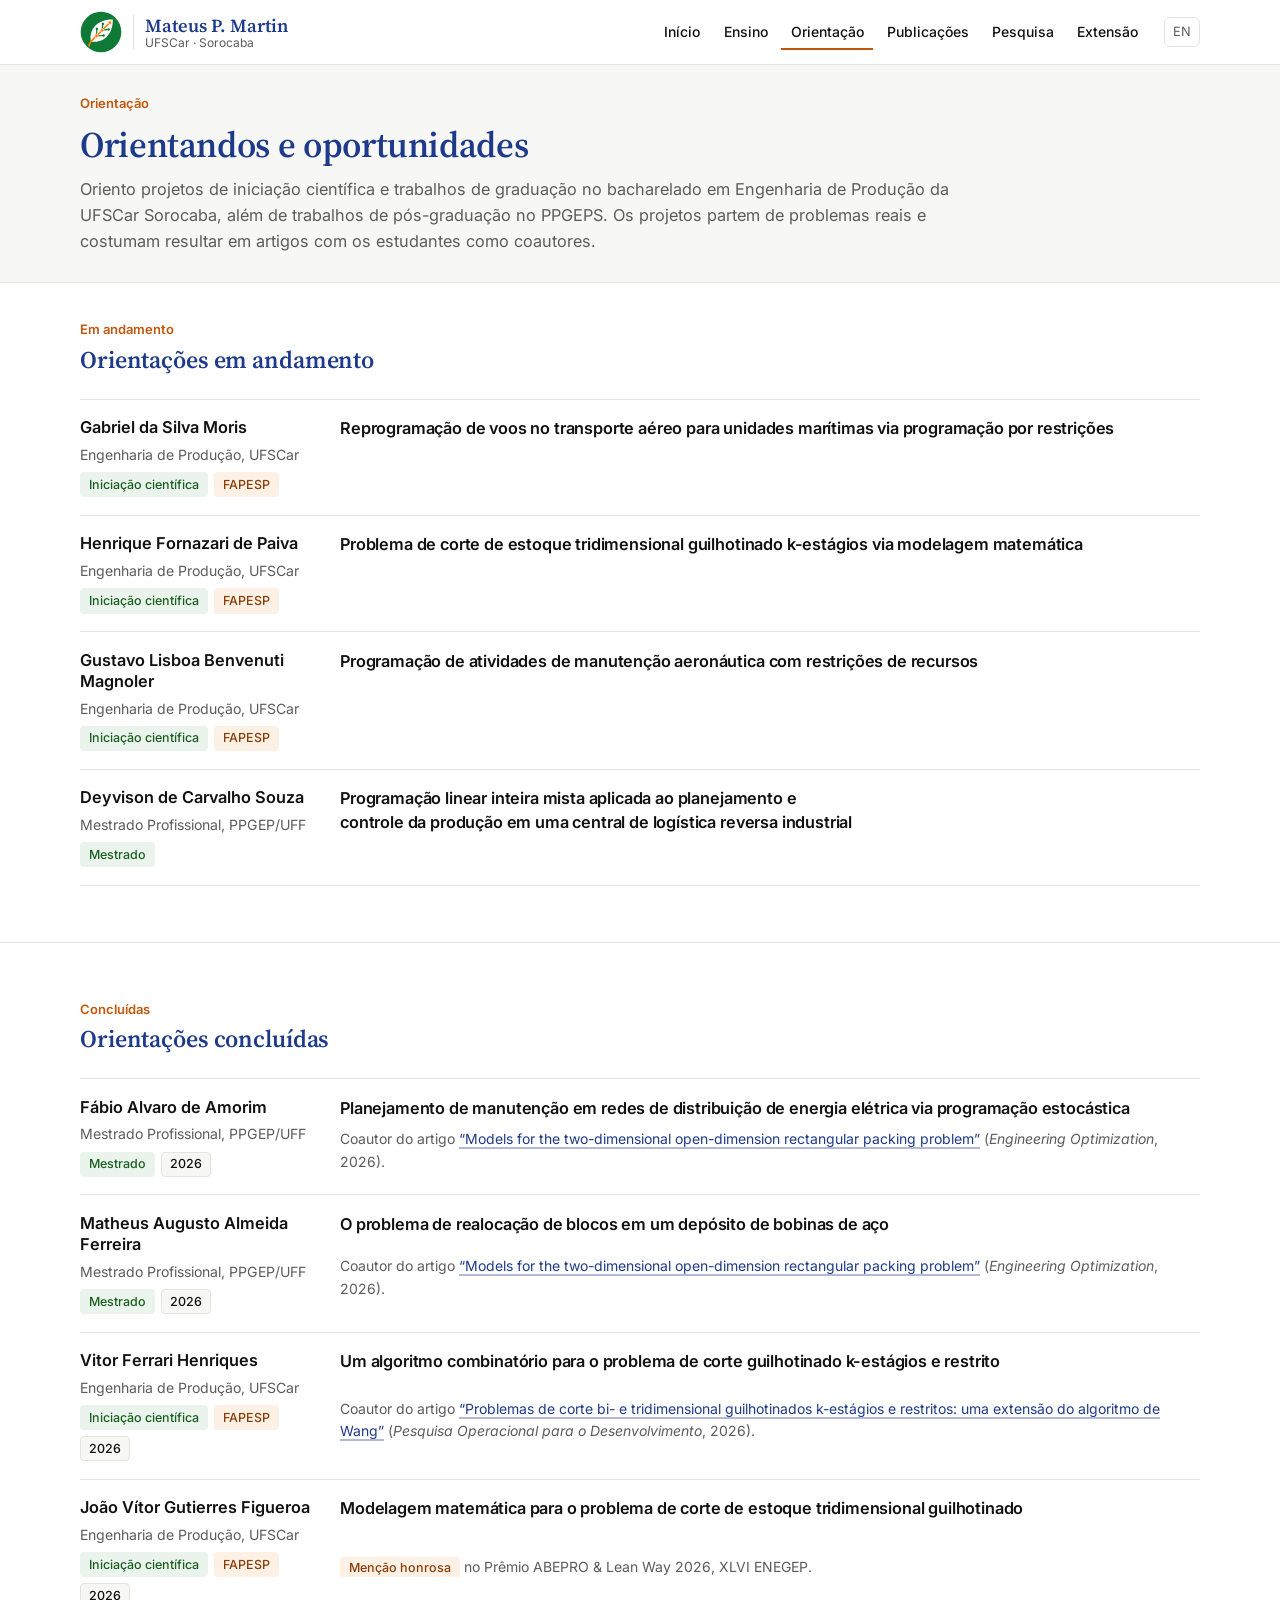
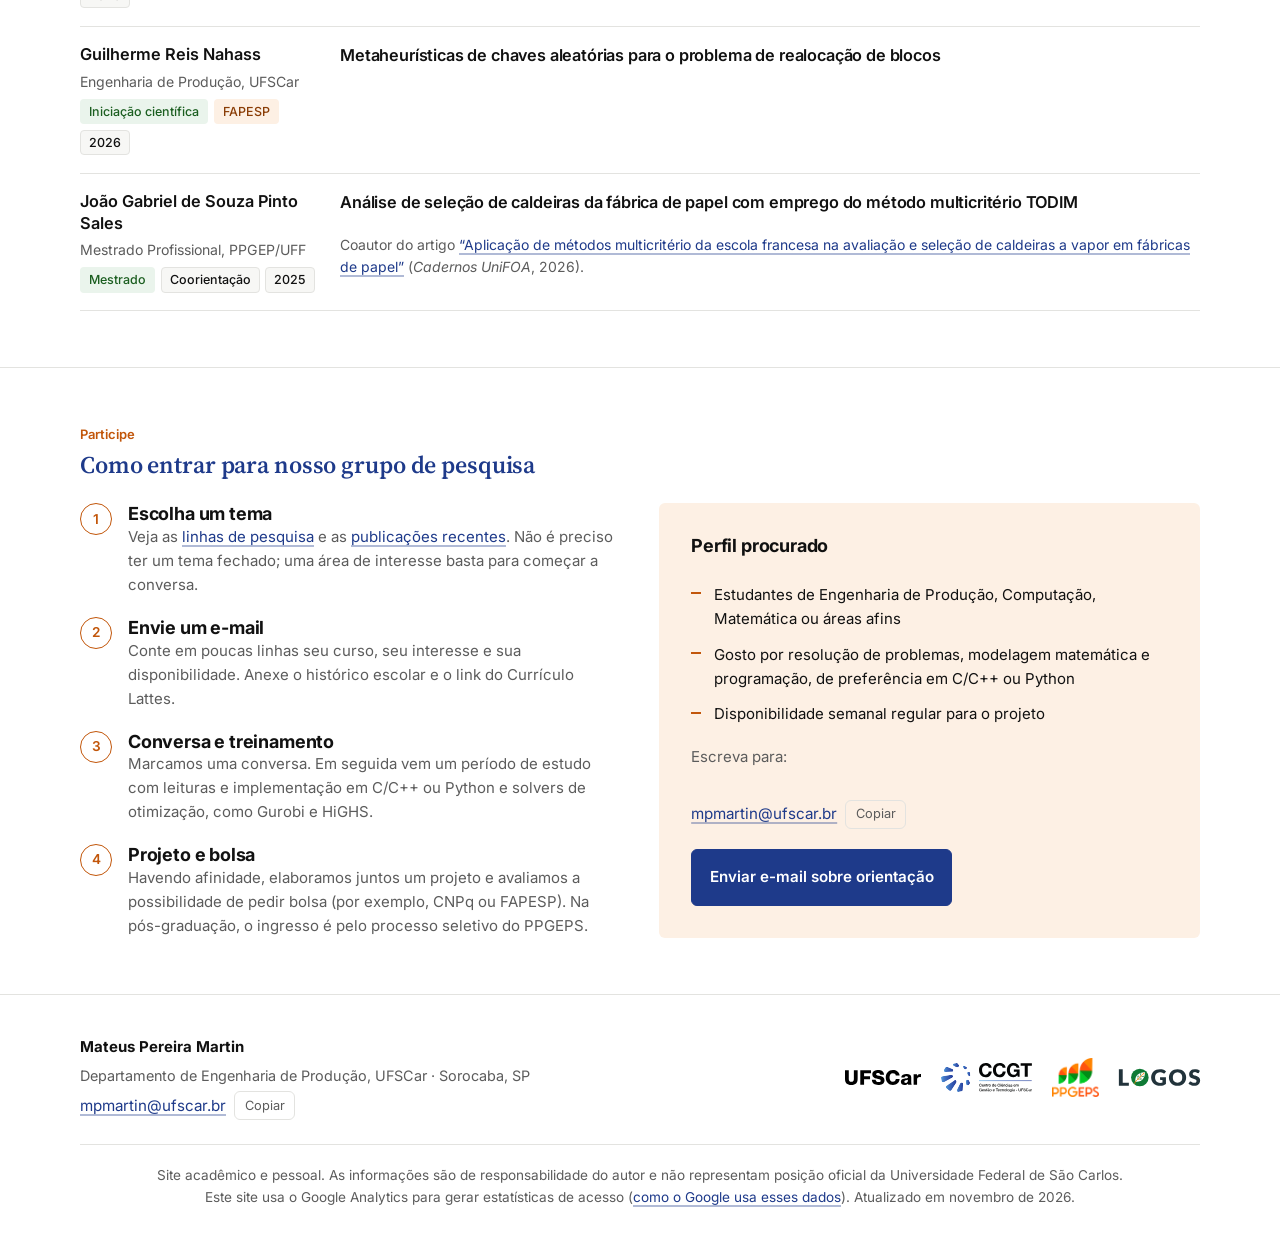
<file: orientacao.html>
<!DOCTYPE html>
<html lang="pt-BR">
<head>
<meta charset="UTF-8">
<meta name="viewport" content="width=device-width, initial-scale=1.0, viewport-fit=cover">
<title>Orientação · Mateus Pereira Martin</title>
<meta name="description" content="Orientações de iniciação científica e de pós-graduação, e como participar do grupo.">
<link rel="canonical" href="https://mateuspereiramartin.github.io/site/orientacao.html">
<link rel="alternate" hreflang="pt-BR" href="https://mateuspereiramartin.github.io/site/orientacao.html">
<link rel="alternate" hreflang="en" href="https://mateuspereiramartin.github.io/site/en/advising.html">
<meta property="og:type" content="website">
<meta property="og:title" content="Orientação · Mateus Pereira Martin">
<meta property="og:description" content="Orientações de iniciação científica e de pós-graduação, e como participar do grupo.">
<meta property="og:image" content="https://mateuspereiramartin.github.io/site/figuras/mateus.jpg">
<meta property="og:url" content="https://mateuspereiramartin.github.io/site/orientacao.html">
<meta property="og:locale" content="pt_BR">
<link rel="icon" href="assets/favicon.svg" type="image/svg+xml">
<link rel="preconnect" href="https://fonts.googleapis.com">
<link rel="preconnect" href="https://fonts.gstatic.com" crossorigin>
<link rel="stylesheet" href="https://fonts.googleapis.com/css2?family=Inter:wght@400;500;600;700&family=Source+Serif+4:opsz,wght@8..60,600&display=swap">
<link rel="stylesheet" href="assets/site.css">
<script async src="https://www.googletagmanager.com/gtag/js?id=G-FX92F528BC"></script>
<script>window.dataLayer=window.dataLayer||[];function gtag(){dataLayer.push(arguments);}gtag('js',new Date());gtag('config','G-FX92F528BC');</script>
</head>
<body>
<a class="skip" href="#conteudo">Pular para o conteúdo</a>
<header class="site-header"><div class="wrap">
<div class="brand"><a href="pesquisa.html#logos-t" title="LOGOS: Laboratório de Otimização em Gestão de Operações Sustentáveis"><img src="figuras/logo-logos-simbolo.svg" alt="LOGOS" width="240" height="240"></a><a class="brand-text" href="index.html"><strong>Mateus P. Martin</strong><span>UFSCar · Sorocaba</span></a></div>
<button type="button" class="menu-btn" aria-expanded="false" aria-controls="nav">Menu</button>
<nav class="nav" id="nav" aria-label="Principal"><a href="index.html">Início</a><a href="ensino.html">Ensino</a><a href="orientacao.html" aria-current="page">Orientação</a><a href="publicacoes.html">Publicações</a><a href="pesquisa.html">Pesquisa</a><a href="extensao.html">Extensão</a></nav>
<a class="lang" href="en/advising.html" hreflang="en" lang="en">EN</a>
</div></header>
<main id="conteudo">
<header class="page-head"><div class="wrap" style="display:grid;gap:0.6rem"><p class="eyebrow">Orientação</p><h1>Orientandos e oportunidades</h1><p class="lead">Oriento projetos de iniciação científica e trabalhos de graduação no bacharelado em Engenharia de Produção da UFSCar Sorocaba, além de trabalhos de pós-graduação no PPGEPS. Os projetos partem de problemas reais e costumam resultar em artigos com os estudantes como coautores.</p></div></header><section class="section"><div class="wrap"><div class="section-head"><p class="eyebrow">Em andamento</p><h2>Orientações em andamento</h2></div><ul class="people"><li class="person"><div class="who"><strong>Gabriel da Silva Moris</strong><span class="muted" style="font-size:.88rem">Engenharia de Produção, UFSCar</span><div class="tags"><span class="tag tag-green">Iniciação científica</span><span class="tag tag-orange">FAPESP</span></div></div><div class="what"><h3 style="font-size:1.02rem;font-family:var(--font-body);font-weight:600;line-height:1.45">Reprogramação de voos no transporte aéreo para unidades marítimas via programação por restrições</h3></div></li><li class="person"><div class="who"><strong>Henrique Fornazari de Paiva</strong><span class="muted" style="font-size:.88rem">Engenharia de Produção, UFSCar</span><div class="tags"><span class="tag tag-green">Iniciação científica</span><span class="tag tag-orange">FAPESP</span></div></div><div class="what"><h3 style="font-size:1.02rem;font-family:var(--font-body);font-weight:600;line-height:1.45">Problema de corte de estoque tridimensional guilhotinado k-estágios via modelagem matemática</h3></div></li><li class="person"><div class="who"><strong>Gustavo Lisboa Benvenuti Magnoler</strong><span class="muted" style="font-size:.88rem">Engenharia de Produção, UFSCar</span><div class="tags"><span class="tag tag-green">Iniciação científica</span><span class="tag tag-orange">FAPESP</span></div></div><div class="what"><h3 style="font-size:1.02rem;font-family:var(--font-body);font-weight:600;line-height:1.45">Programação de atividades de manutenção aeronáutica com restrições de recursos</h3></div></li><li class="person"><div class="who"><strong>Deyvison de Carvalho Souza</strong><span class="muted" style="font-size:.88rem">Mestrado Profissional, PPGEP/UFF</span><div class="tags"><span class="tag tag-green">Mestrado</span></div></div><div class="what"><h3 style="font-size:1.02rem;font-family:var(--font-body);font-weight:600;line-height:1.45">Programação linear inteira mista aplicada ao planejamento e controle da produção em uma central de logística reversa industrial</h3></div></li></ul></div></section><section class="section"><div class="wrap"><div class="section-head"><p class="eyebrow">Concluídas</p><h2>Orientações concluídas</h2></div><ul class="people"><li class="person"><div class="who"><strong>Fábio Alvaro de Amorim</strong><span class="muted" style="font-size:.88rem">Mestrado Profissional, PPGEP/UFF</span><div class="tags"><span class="tag tag-green">Mestrado</span><span class="tag">2026</span></div></div><div class="what"><h3 style="font-size:1.02rem;font-family:var(--font-body);font-weight:600;line-height:1.45">Planejamento de manutenção em redes de distribuição de energia elétrica via programação estocástica</h3><p>Coautor do artigo <a href="https://doi.org/10.1080/0305215X.2025.2551024" target="_blank" rel="noopener">“Models for the two-dimensional open-dimension rectangular packing problem”</a> (<i>Engineering Optimization</i>, 2026).</p></div></li><li class="person"><div class="who"><strong>Matheus Augusto Almeida Ferreira</strong><span class="muted" style="font-size:.88rem">Mestrado Profissional, PPGEP/UFF</span><div class="tags"><span class="tag tag-green">Mestrado</span><span class="tag">2026</span></div></div><div class="what"><h3 style="font-size:1.02rem;font-family:var(--font-body);font-weight:600;line-height:1.45">O problema de realocação de blocos em um depósito de bobinas de aço</h3><p>Coautor do artigo <a href="https://doi.org/10.1080/0305215X.2025.2551024" target="_blank" rel="noopener">“Models for the two-dimensional open-dimension rectangular packing problem”</a> (<i>Engineering Optimization</i>, 2026).</p></div></li><li class="person"><div class="who"><strong>Vitor Ferrari Henriques</strong><span class="muted" style="font-size:.88rem">Engenharia de Produção, UFSCar</span><div class="tags"><span class="tag tag-green">Iniciação científica</span><span class="tag tag-orange">FAPESP</span><span class="tag">2026</span></div></div><div class="what"><h3 style="font-size:1.02rem;font-family:var(--font-body);font-weight:600;line-height:1.45">Um algoritmo combinatório para o problema de corte guilhotinado k-estágios e restrito</h3><p>Coautor do artigo <a href="https://doi.org/10.59254/PODes.2026.004" target="_blank" rel="noopener">“Problemas de corte bi- e tridimensional guilhotinados k-estágios e restritos: uma extensão do algoritmo de Wang”</a> (<i>Pesquisa Operacional para o Desenvolvimento</i>, 2026).</p></div></li><li class="person"><div class="who"><strong>João Vítor Gutierres Figueroa</strong><span class="muted" style="font-size:.88rem">Engenharia de Produção, UFSCar</span><div class="tags"><span class="tag tag-green">Iniciação científica</span><span class="tag tag-orange">FAPESP</span><span class="tag">2026</span></div></div><div class="what"><h3 style="font-size:1.02rem;font-family:var(--font-body);font-weight:600;line-height:1.45">Modelagem matemática para o problema de corte de estoque tridimensional guilhotinado</h3><p><span class="tag tag-orange">Menção honrosa</span> no Prêmio ABEPRO &amp; Lean Way 2026, XLVI ENEGEP.</p></div></li><li class="person"><div class="who"><strong>Guilherme Reis Nahass</strong><span class="muted" style="font-size:.88rem">Engenharia de Produção, UFSCar</span><div class="tags"><span class="tag tag-green">Iniciação científica</span><span class="tag tag-orange">FAPESP</span><span class="tag">2026</span></div></div><div class="what"><h3 style="font-size:1.02rem;font-family:var(--font-body);font-weight:600;line-height:1.45">Metaheurísticas de chaves aleatórias para o problema de realocação de blocos</h3></div></li><li class="person"><div class="who"><strong>João Gabriel de Souza Pinto Sales</strong><span class="muted" style="font-size:.88rem">Mestrado Profissional, PPGEP/UFF</span><div class="tags"><span class="tag tag-green">Mestrado</span><span class="tag">Coorientação</span><span class="tag">2025</span></div></div><div class="what"><h3 style="font-size:1.02rem;font-family:var(--font-body);font-weight:600;line-height:1.45">Análise de seleção de caldeiras da fábrica de papel com emprego do método multicritério TODIM</h3><p>Coautor do artigo <a href="https://doi.org/10.47385/cadunifoa.v21.n56.5851" target="_blank" rel="noopener">“Aplicação de métodos multicritério da escola francesa na avaliação e seleção de caldeiras a vapor em fábricas de papel”</a> (<i>Cadernos UniFOA</i>, 2026).</p></div></li></ul></div></section><section class="section" id="contato"><div class="wrap"><div class="section-head"><p class="eyebrow">Participe</p><h2>Como entrar para nosso grupo de pesquisa</h2></div><div class="cols-2"><ol class="steps"><li><div><h3>Escolha um tema</h3><p>Veja as <a href="pesquisa.html">linhas de pesquisa</a> e as <a href="publicacoes.html">publicações recentes</a>. Não é preciso ter um tema fechado; uma área de interesse basta para começar a conversa.</p></div></li><li><div><h3>Envie um e-mail</h3><p>Conte em poucas linhas seu curso, seu interesse e sua disponibilidade. Anexe o histórico escolar e o link do Currículo Lattes.</p></div></li><li><div><h3>Conversa e treinamento</h3><p>Marcamos uma conversa. Em seguida vem um período de estudo com leituras e implementação em C/C++ ou Python e solvers de otimização, como Gurobi e HiGHS.</p></div></li><li><div><h3>Projeto e bolsa</h3><p>Havendo afinidade, elaboramos juntos um projeto e avaliamos a possibilidade de pedir bolsa (por exemplo, CNPq ou FAPESP). Na pós-graduação, o ingresso é pelo processo seletivo do PPGEPS.</p></div></li></ol>
<div class="callout"><h3>Perfil procurado</h3><ul class="checklist"><li>Estudantes de Engenharia de Produção, Computação, Matemática ou áreas afins</li><li>Gosto por resolução de problemas, modelagem matemática e programação, de preferência em C/C++ ou Python</li><li>Disponibilidade semanal regular para o projeto</li></ul>
<p>Escreva para:</p><span class="email-row"><a class="email" data-email data-show data-u="mpmartin" data-d="ufscar.br">mpmartin [arroba] ufscar.br</a><button type="button" class="copy" data-u="mpmartin" data-d="ufscar.br" data-done="Copiado">Copiar</button></span>
<a class="btn" data-email data-u="mpmartin" data-d="ufscar.br" data-subject="Contato via site: interesse em orientação" href="#contato">Enviar e-mail sobre orientação</a>
</div></div></div></section>
</main>
<footer class="site-footer"><div class="wrap">
<div class="footer-top">
<div class="contact"><strong>Mateus Pereira Martin</strong>
<span class="muted" style="font-size:.9rem">Departamento de Engenharia de Produção, UFSCar · Sorocaba, SP</span>
<span class="email-row"><a class="email" data-email data-show data-u="mpmartin" data-d="ufscar.br">mpmartin [arroba] ufscar.br</a><button type="button" class="copy" data-u="mpmartin" data-d="ufscar.br" data-done="Copiado">Copiar</button></span></div>
<div class="inst">
<a href="https://www.ufscar.br/" target="_blank" rel="noopener"><img src="figuras/logo-ufscar.svg" alt="UFSCar" class="inst-sigla" width="189" height="38" loading="lazy"></a>
<a href="https://www.ccgt.ufscar.br/pt-br" target="_blank" rel="noopener"><img src="figuras/logo-ccgt.svg" alt="CCGT/UFSCar" class="inst-ccgt" width="291" height="95" loading="lazy"></a>
<a href="https://www.ppgeps.ufscar.br/pt-br/" target="_blank" rel="noopener"><img src="figuras/logo-ppgeps.png" alt="PPGEPS/UFSCar" width="200" height="162" loading="lazy"></a>
<a href="pesquisa.html"><img src="figuras/logo-logos/svg/transp-claro_selo.svg" alt="LOGOS" title="LOGOS" class="inst-logos" width="560" height="168" loading="lazy"></a>
</div></div>
<p class="footer-note">Site acadêmico e pessoal. As informações são de responsabilidade do autor e não representam posição oficial da Universidade Federal de São Carlos.
<br>Este site usa o Google Analytics para gerar estatísticas de acesso (<a href="https://policies.google.com/technologies/partner-sites?hl=pt-BR" target="_blank" rel="noopener">como o Google usa esses dados</a>).
Atualizado em novembro de 2026.</p>
</div></footer>
<script src="assets/site.js"></script>
</body>
</html>
</file>
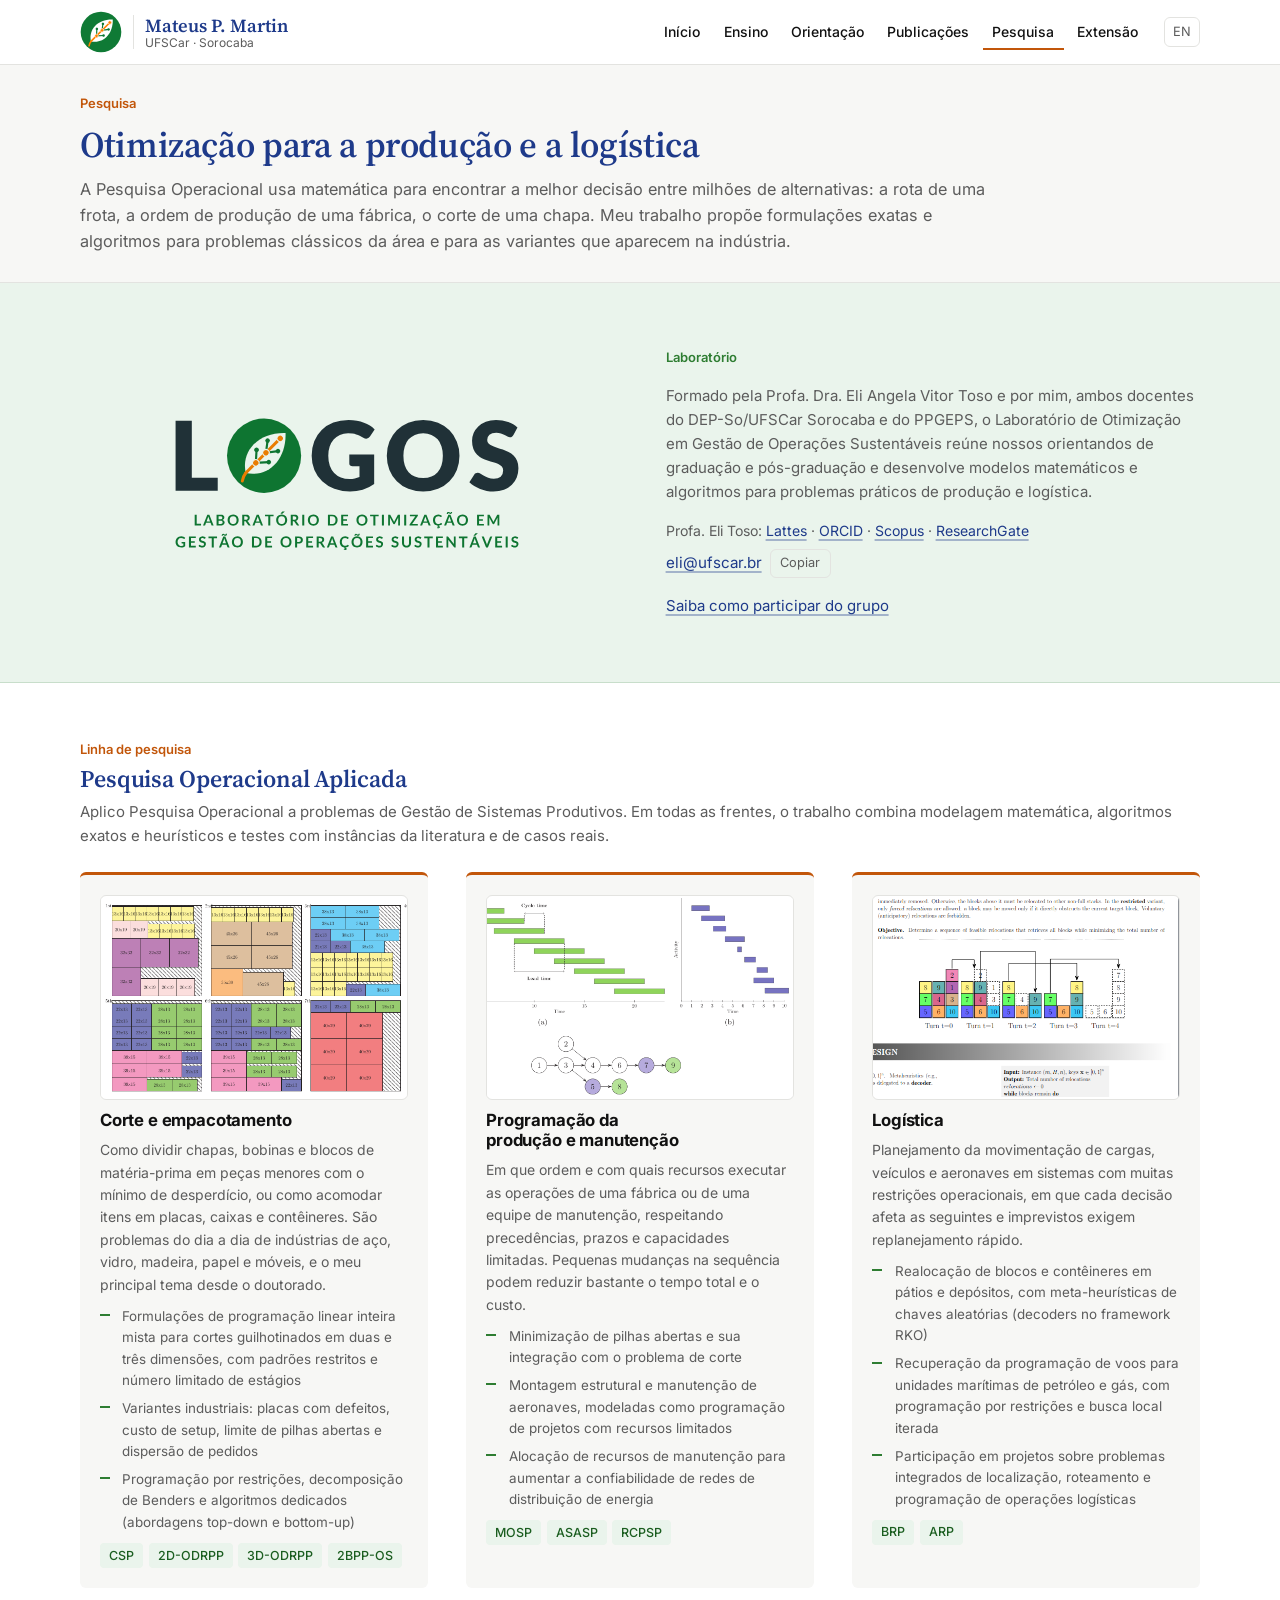
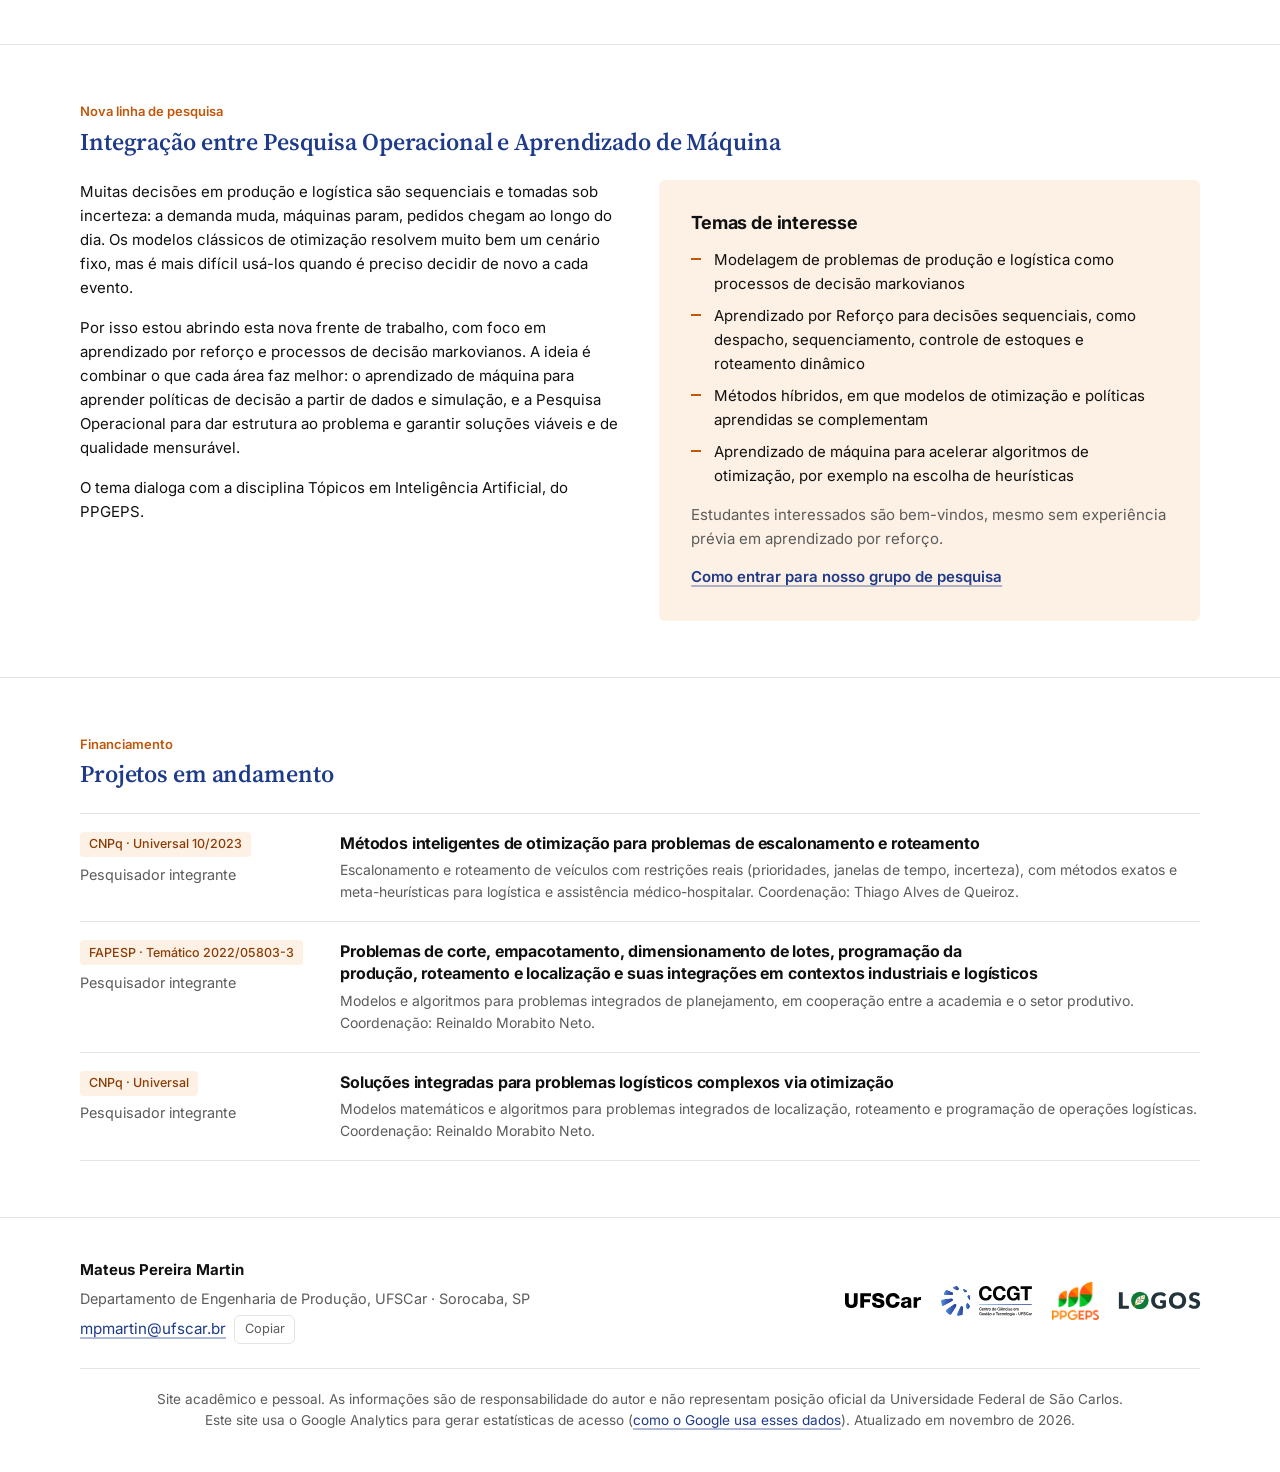
<file: pesquisa.html>
<!DOCTYPE html>
<html lang="pt-BR">
<head>
<meta charset="UTF-8">
<meta name="viewport" content="width=device-width, initial-scale=1.0, viewport-fit=cover">
<title>Pesquisa · Mateus Pereira Martin</title>
<meta name="description" content="Linhas de pesquisa, projetos financiados e o laboratório LOGOS.">
<link rel="canonical" href="https://mateuspereiramartin.github.io/site/pesquisa.html">
<link rel="alternate" hreflang="pt-BR" href="https://mateuspereiramartin.github.io/site/pesquisa.html">
<link rel="alternate" hreflang="en" href="https://mateuspereiramartin.github.io/site/en/research.html">
<meta property="og:type" content="website">
<meta property="og:title" content="Pesquisa · Mateus Pereira Martin">
<meta property="og:description" content="Linhas de pesquisa, projetos financiados e o laboratório LOGOS.">
<meta property="og:image" content="https://mateuspereiramartin.github.io/site/figuras/mateus.jpg">
<meta property="og:url" content="https://mateuspereiramartin.github.io/site/pesquisa.html">
<meta property="og:locale" content="pt_BR">
<link rel="icon" href="assets/favicon.svg" type="image/svg+xml">
<link rel="preconnect" href="https://fonts.googleapis.com">
<link rel="preconnect" href="https://fonts.gstatic.com" crossorigin>
<link rel="stylesheet" href="https://fonts.googleapis.com/css2?family=Inter:wght@400;500;600;700&family=Source+Serif+4:opsz,wght@8..60,600&display=swap">
<link rel="stylesheet" href="assets/site.css">
<script async src="https://www.googletagmanager.com/gtag/js?id=G-FX92F528BC"></script>
<script>window.dataLayer=window.dataLayer||[];function gtag(){dataLayer.push(arguments);}gtag('js',new Date());gtag('config','G-FX92F528BC');</script>
</head>
<body>
<a class="skip" href="#conteudo">Pular para o conteúdo</a>
<header class="site-header"><div class="wrap">
<div class="brand"><a href="pesquisa.html#logos-t" title="LOGOS: Laboratório de Otimização em Gestão de Operações Sustentáveis"><img src="figuras/logo-logos-simbolo.svg" alt="LOGOS" width="240" height="240"></a><a class="brand-text" href="index.html"><strong>Mateus P. Martin</strong><span>UFSCar · Sorocaba</span></a></div>
<button type="button" class="menu-btn" aria-expanded="false" aria-controls="nav">Menu</button>
<nav class="nav" id="nav" aria-label="Principal"><a href="index.html">Início</a><a href="ensino.html">Ensino</a><a href="orientacao.html">Orientação</a><a href="publicacoes.html">Publicações</a><a href="pesquisa.html" aria-current="page">Pesquisa</a><a href="extensao.html">Extensão</a></nav>
<a class="lang" href="en/research.html" hreflang="en" lang="en">EN</a>
</div></header>
<main id="conteudo">
<header class="page-head"><div class="wrap" style="display:grid;gap:0.6rem"><p class="eyebrow">Pesquisa</p><h1>Otimização para a produção e a logística</h1><p class="lead">A Pesquisa Operacional usa matemática para encontrar a melhor decisão entre milhões de alternativas: a rota de uma frota, a ordem de produção de uma fábrica, o corte de uma chapa. Meu trabalho propõe formulações exatas e algoritmos para problemas clássicos da área e para as variantes que aparecem na indústria.</p></div></header><section class="logos-band" id="logos-t" aria-label="LOGOS"><div class="wrap">
<img src="figuras/logo-logos.svg" alt="LOGOS: Laboratório de Otimização em Gestão de Operações Sustentáveis" width="560" height="247">
<div class="text"><p class="eyebrow">Laboratório</p>
<p>Formado pela Profa. Dra. Eli Angela Vitor Toso e por mim, ambos docentes do DEP-So/UFSCar Sorocaba e do PPGEPS, o Laboratório de Otimização em Gestão de Operações Sustentáveis reúne nossos orientandos de graduação e pós-graduação e desenvolve modelos matemáticos e algoritmos para problemas práticos de produção e logística.</p>
<div style="display:grid;gap:.4rem"><p style="font-size:.88rem">Profa. Eli Toso: <a href="https://busca-cv-lattes.cnpq.br/curriculo/6663631731115739" target="_blank" rel="noopener">Lattes</a> · <a href="https://orcid.org/0000-0001-7531-0300" target="_blank" rel="noopener">ORCID</a> · <a href="https://www.scopus.com/authid/detail.uri?authorId=26026490900" target="_blank" rel="noopener">Scopus</a> · <a href="https://www.researchgate.net/profile/Eli_Angela_Toso" target="_blank" rel="noopener">ResearchGate</a></p>
<span class="email-row"><a class="email" data-email data-show data-u="eli" data-d="ufscar.br">eli [arroba] ufscar.br</a><button type="button" class="copy" data-u="eli" data-d="ufscar.br" data-done="Copiado">Copiar</button></span></div>
<p><a href="orientacao.html#contato">Saiba como participar do grupo</a></p>
</div></div></section><section class="section"><div class="wrap"><div class="section-head"><p class="eyebrow">Linha de pesquisa</p><h2>Pesquisa Operacional Aplicada</h2><p class="muted">Aplico Pesquisa Operacional a problemas de Gestão de Sistemas Produtivos. Em todas as frentes, o trabalho combina modelagem matemática, algoritmos exatos e heurísticos e testes com instâncias da literatura e de casos reais.</p></div><div class="cols"><div class="item"><div class="figure"><img src="figuras/problema-corte.png" alt="Corte e empacotamento" loading="lazy"></div><h3>Corte e empacotamento</h3><p>Como dividir chapas, bobinas e blocos de matéria-prima em peças menores com o mínimo de desperdício, ou como acomodar itens em placas, caixas e contêineres. São problemas do dia a dia de indústrias de aço, vidro, madeira, papel e móveis, e o meu principal tema desde o doutorado.</p><ul class="checklist checklist-sm"><li>Formulações de programação linear inteira mista para cortes guilhotinados em duas e três dimensões, com padrões restritos e número limitado de estágios</li><li>Variantes industriais: placas com defeitos, custo de setup, limite de pilhas abertas e dispersão de pedidos</li><li>Programação por restrições, decomposição de Benders e algoritmos dedicados (abordagens top-down e bottom-up)</li></ul><div class="tags" aria-label="Siglas dos problemas na literatura"><span class="tag tag-green">CSP</span><span class="tag tag-green">2D-ODRPP</span><span class="tag tag-green">3D-ODRPP</span><span class="tag tag-green">2BPP-OS</span></div></div><div class="item"><div class="figure"><img src="figuras/problema-scheduling.png" alt="Programação da produção e manutenção" loading="lazy"></div><h3>Programação da produção e manutenção</h3><p>Em que ordem e com quais recursos executar as operações de uma fábrica ou de uma equipe de manutenção, respeitando precedências, prazos e capacidades limitadas. Pequenas mudanças na sequência podem reduzir bastante o tempo total e o custo.</p><ul class="checklist checklist-sm"><li>Minimização de pilhas abertas e sua integração com o problema de corte</li><li>Montagem estrutural e manutenção de aeronaves, modeladas como programação de projetos com recursos limitados</li><li>Alocação de recursos de manutenção para aumentar a confiabilidade de redes de distribuição de energia</li></ul><div class="tags" aria-label="Siglas dos problemas na literatura"><span class="tag tag-green">MOSP</span><span class="tag tag-green">ASASP</span><span class="tag tag-green">RCPSP</span></div></div><div class="item"><div class="figure"><img src="figuras/problema-logistica.png" alt="Logística" loading="lazy"></div><h3>Logística</h3><p>Planejamento da movimentação de cargas, veículos e aeronaves em sistemas com muitas restrições operacionais, em que cada decisão afeta as seguintes e imprevistos exigem replanejamento rápido.</p><ul class="checklist checklist-sm"><li>Realocação de blocos e contêineres em pátios e depósitos, com meta-heurísticas de chaves aleatórias (decoders no framework RKO)</li><li>Recuperação da programação de voos para unidades marítimas de petróleo e gás, com programação por restrições e busca local iterada</li><li>Participação em projetos sobre problemas integrados de localização, roteamento e programação de operações logísticas</li></ul><div class="tags" aria-label="Siglas dos problemas na literatura"><span class="tag tag-green">BRP</span><span class="tag tag-green">ARP</span></div></div></div></div></section><section class="section"><div class="wrap"><div class="section-head"><p class="eyebrow">Nova linha de pesquisa</p><h2>Integração entre Pesquisa Operacional e Aprendizado de Máquina</h2></div><div class="cols-2"><div class="prose"><p>Muitas decisões em produção e logística são sequenciais e tomadas sob incerteza: a demanda muda, máquinas param, pedidos chegam ao longo do dia. Os modelos clássicos de otimização resolvem muito bem um cenário fixo, mas é mais difícil usá-los quando é preciso decidir de novo a cada evento.</p><p>Por isso estou abrindo esta nova frente de trabalho, com foco em aprendizado por reforço e processos de decisão markovianos. A ideia é combinar o que cada área faz melhor: o aprendizado de máquina para aprender políticas de decisão a partir de dados e simulação, e a Pesquisa Operacional para dar estrutura ao problema e garantir soluções viáveis e de qualidade mensurável.</p><p>O tema dialoga com a disciplina Tópicos em Inteligência Artificial, do PPGEPS.</p></div><div class="callout"><h3>Temas de interesse</h3><ul class="checklist"><li>Modelagem de problemas de produção e logística como processos de decisão markovianos</li><li>Aprendizado por Reforço para decisões sequenciais, como despacho, sequenciamento, controle de estoques e roteamento dinâmico</li><li>Métodos híbridos, em que modelos de otimização e políticas aprendidas se complementam</li><li>Aprendizado de máquina para acelerar algoritmos de otimização, por exemplo na escolha de heurísticas</li></ul><p>Estudantes interessados são bem-vindos, mesmo sem experiência prévia em aprendizado por reforço.</p><a href="orientacao.html#contato" style="justify-self:start;font-weight:600">Como entrar para nosso grupo de pesquisa</a></div></div></div></section><section class="section"><div class="wrap"><div class="section-head"><p class="eyebrow">Financiamento</p><h2>Projetos em andamento</h2></div><ul class="people"><li class="person"><div class="who"><span class="tag tag-orange">CNPq · Universal 10/2023</span><span class="muted" style="font-size:.9rem">Pesquisador integrante</span></div><div class="what"><h3>Métodos inteligentes de otimização para problemas de escalonamento e roteamento</h3><p>Escalonamento e roteamento de veículos com restrições reais (prioridades, janelas de tempo, incerteza), com métodos exatos e meta-heurísticas para logística e assistência médico-hospitalar. Coordenação: Thiago Alves de Queiroz.</p></div></li><li class="person"><div class="who"><span class="tag tag-orange">FAPESP · Temático 2022/05803-3</span><span class="muted" style="font-size:.9rem">Pesquisador integrante</span></div><div class="what"><h3>Problemas de corte, empacotamento, dimensionamento de lotes, programação da produção, roteamento e localização e suas integrações em contextos industriais e logísticos</h3><p>Modelos e algoritmos para problemas integrados de planejamento, em cooperação entre a academia e o setor produtivo. Coordenação: Reinaldo Morabito Neto.</p></div></li><li class="person"><div class="who"><span class="tag tag-orange">CNPq · Universal</span><span class="muted" style="font-size:.9rem">Pesquisador integrante</span></div><div class="what"><h3>Soluções integradas para problemas logísticos complexos via otimização</h3><p>Modelos matemáticos e algoritmos para problemas integrados de localização, roteamento e programação de operações logísticas. Coordenação: Reinaldo Morabito Neto.</p></div></li></ul></div></section>
</main>
<footer class="site-footer"><div class="wrap">
<div class="footer-top">
<div class="contact"><strong>Mateus Pereira Martin</strong>
<span class="muted" style="font-size:.9rem">Departamento de Engenharia de Produção, UFSCar · Sorocaba, SP</span>
<span class="email-row"><a class="email" data-email data-show data-u="mpmartin" data-d="ufscar.br">mpmartin [arroba] ufscar.br</a><button type="button" class="copy" data-u="mpmartin" data-d="ufscar.br" data-done="Copiado">Copiar</button></span></div>
<div class="inst">
<a href="https://www.ufscar.br/" target="_blank" rel="noopener"><img src="figuras/logo-ufscar.svg" alt="UFSCar" class="inst-sigla" width="189" height="38" loading="lazy"></a>
<a href="https://www.ccgt.ufscar.br/pt-br" target="_blank" rel="noopener"><img src="figuras/logo-ccgt.svg" alt="CCGT/UFSCar" class="inst-ccgt" width="291" height="95" loading="lazy"></a>
<a href="https://www.ppgeps.ufscar.br/pt-br/" target="_blank" rel="noopener"><img src="figuras/logo-ppgeps.png" alt="PPGEPS/UFSCar" width="200" height="162" loading="lazy"></a>
<a href="pesquisa.html"><img src="figuras/logo-logos/svg/transp-claro_selo.svg" alt="LOGOS" title="LOGOS" class="inst-logos" width="560" height="168" loading="lazy"></a>
</div></div>
<p class="footer-note">Site acadêmico e pessoal. As informações são de responsabilidade do autor e não representam posição oficial da Universidade Federal de São Carlos.
<br>Este site usa o Google Analytics para gerar estatísticas de acesso (<a href="https://policies.google.com/technologies/partner-sites?hl=pt-BR" target="_blank" rel="noopener">como o Google usa esses dados</a>).
Atualizado em novembro de 2026.</p>
</div></footer>
<script src="assets/site.js"></script>
</body>
</html>
</file>
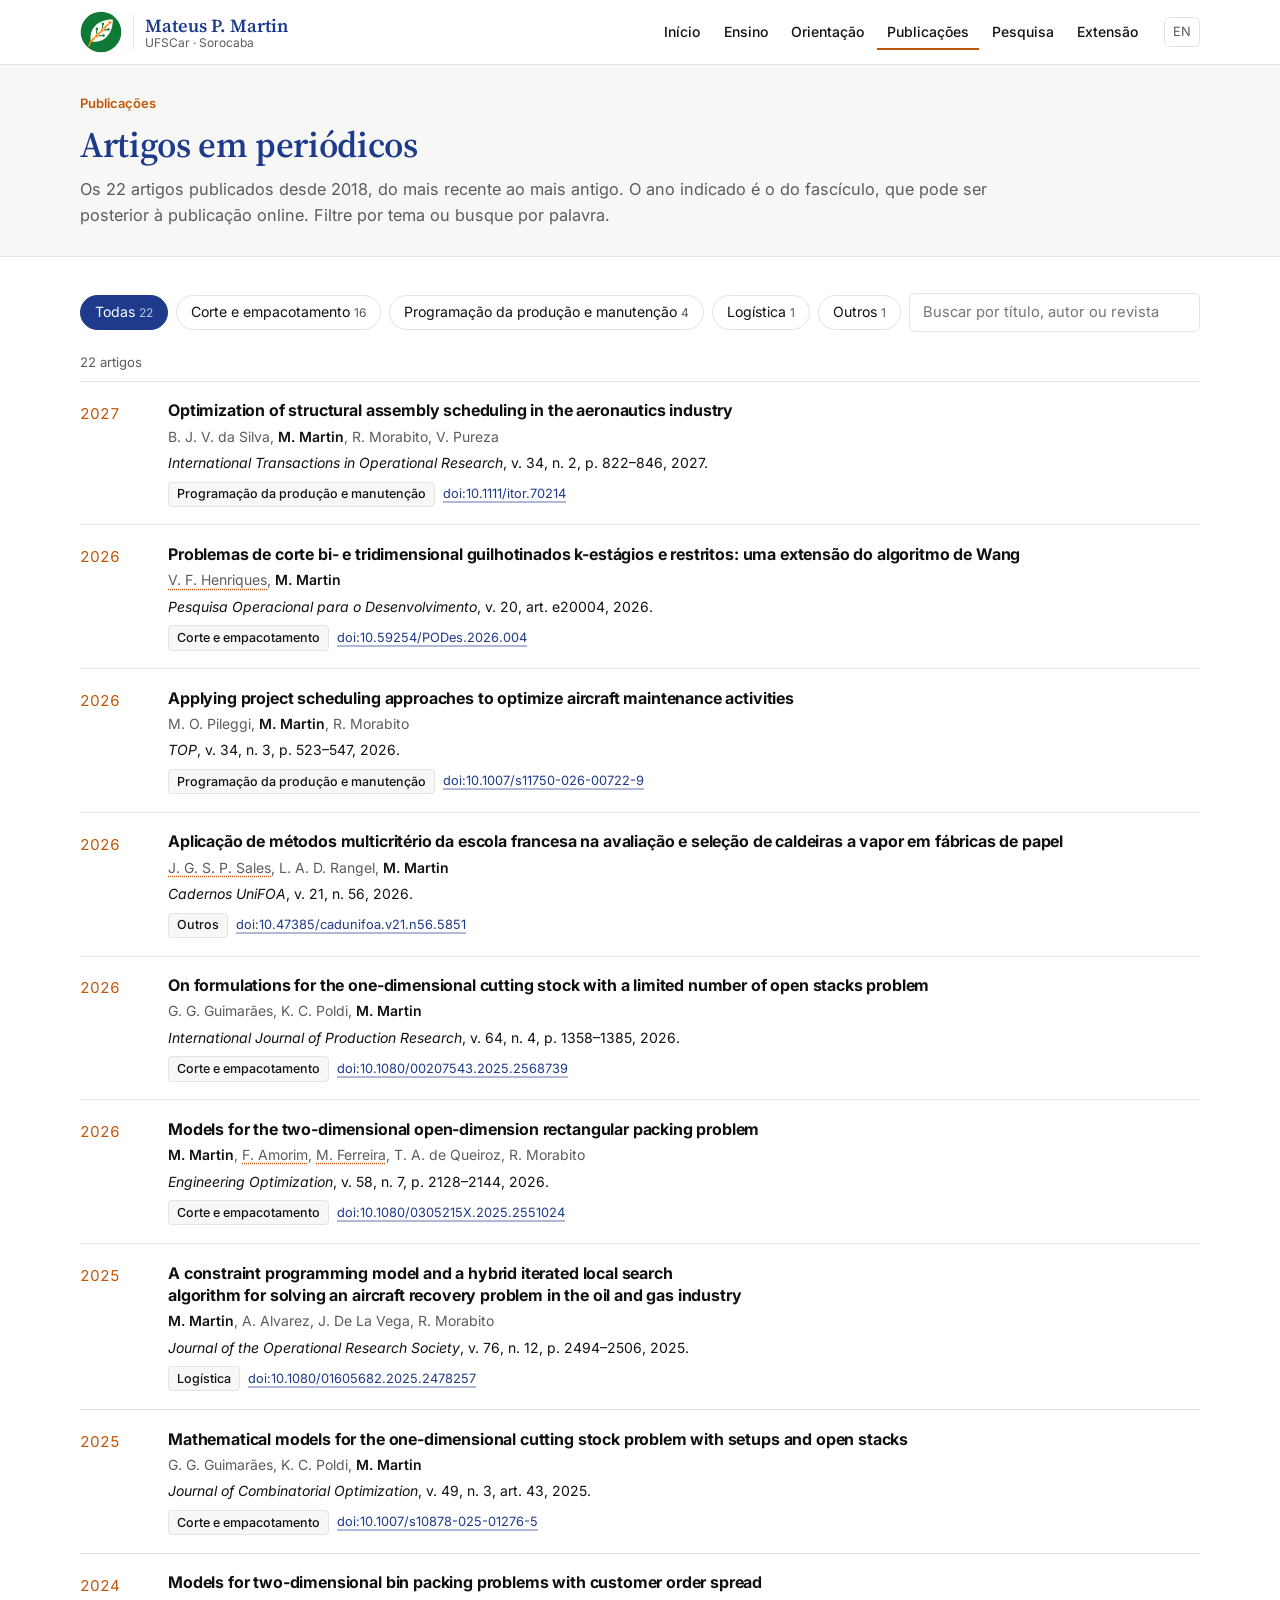
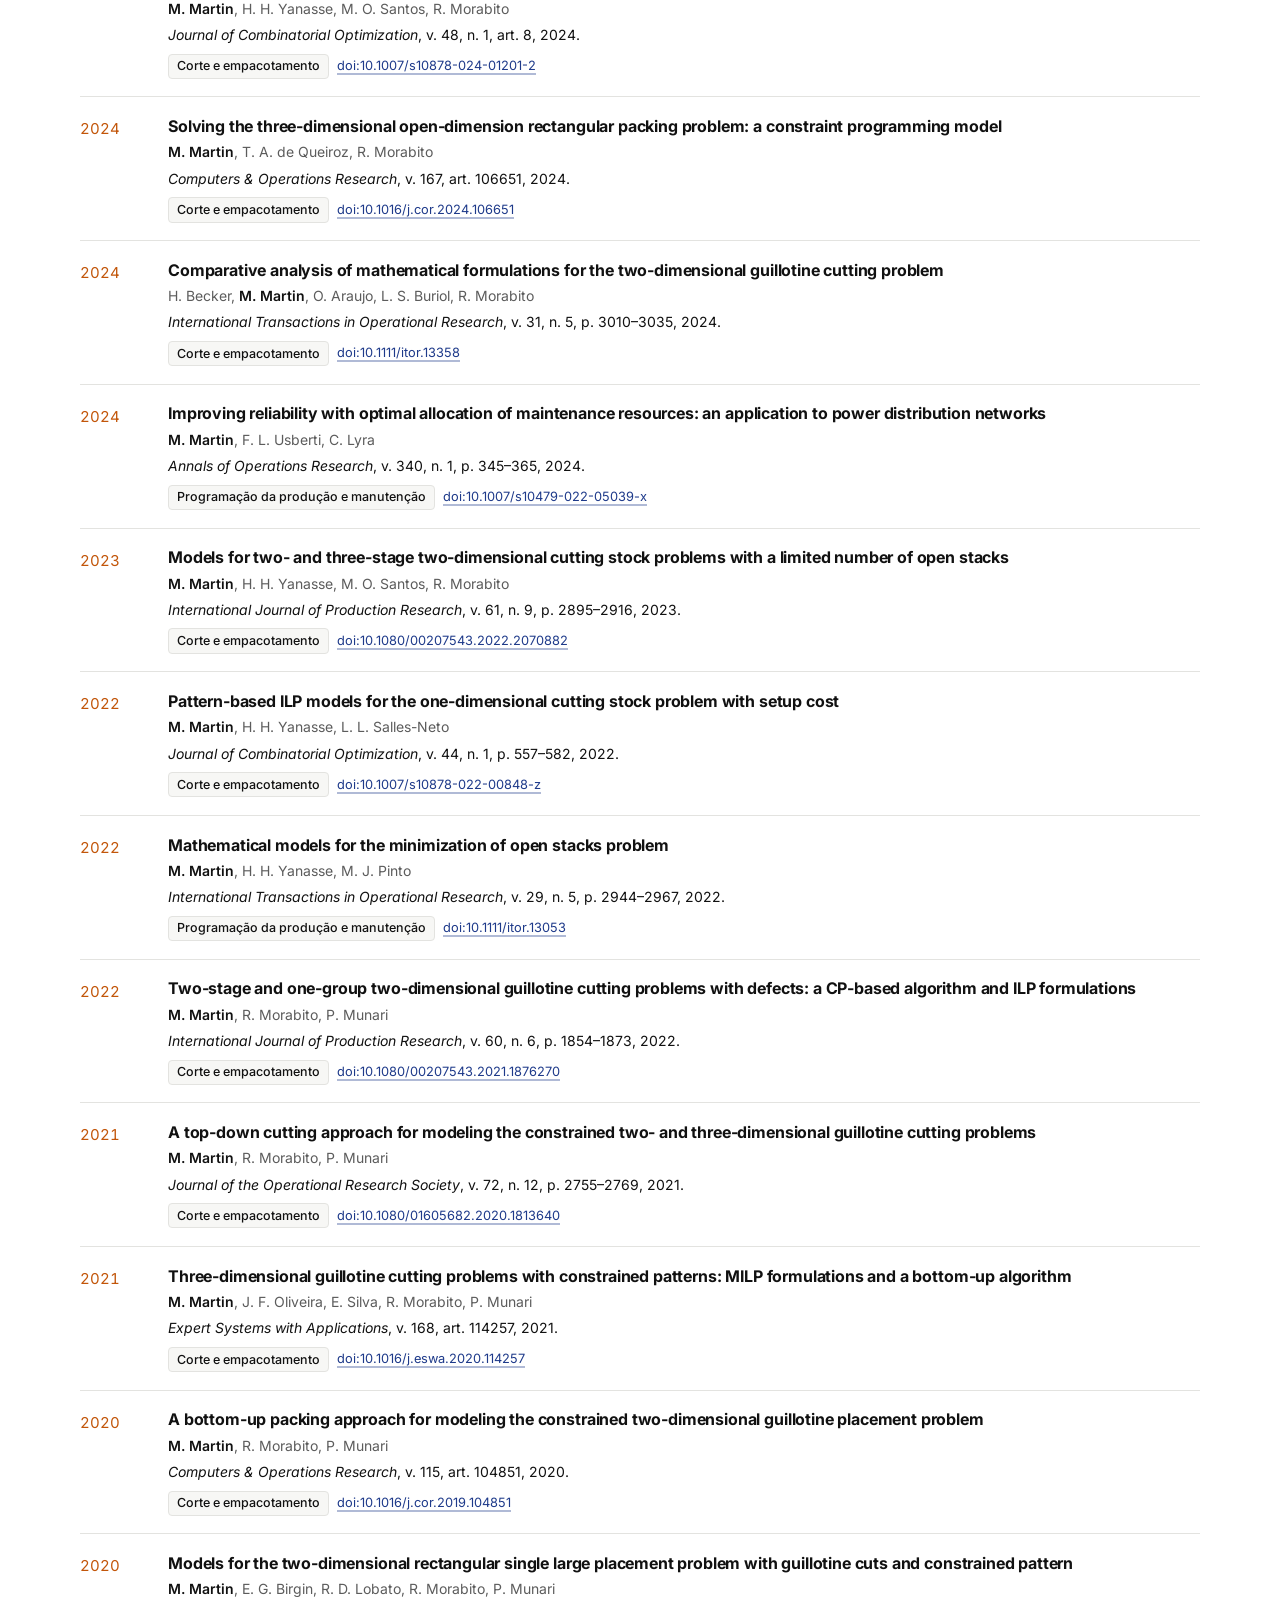
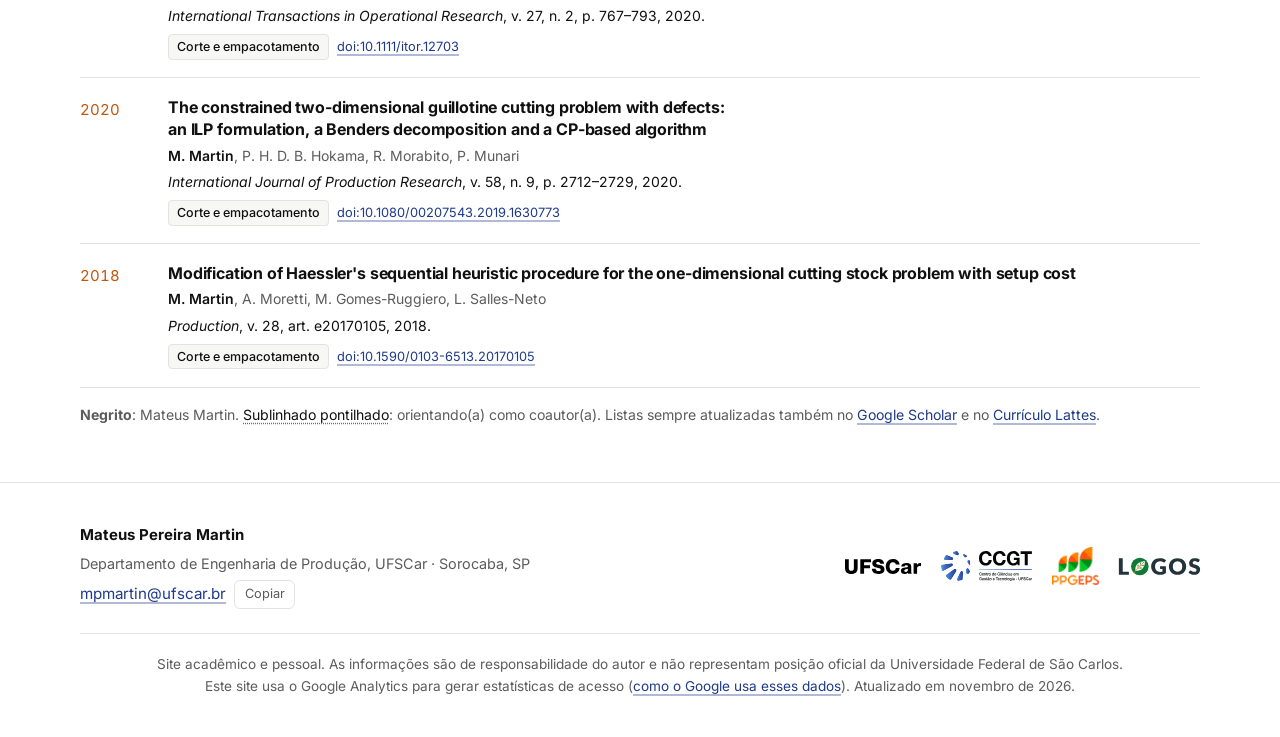
<file: publicacoes.html>
<!DOCTYPE html>
<html lang="pt-BR">
<head>
<meta charset="UTF-8">
<meta name="viewport" content="width=device-width, initial-scale=1.0, viewport-fit=cover">
<title>Publicações · Mateus Pereira Martin</title>
<meta name="description" content="Lista completa de artigos em periódicos, com filtro por tema.">
<link rel="canonical" href="https://mateuspereiramartin.github.io/site/publicacoes.html">
<link rel="alternate" hreflang="pt-BR" href="https://mateuspereiramartin.github.io/site/publicacoes.html">
<link rel="alternate" hreflang="en" href="https://mateuspereiramartin.github.io/site/en/publications.html">
<meta property="og:type" content="website">
<meta property="og:title" content="Publicações · Mateus Pereira Martin">
<meta property="og:description" content="Lista completa de artigos em periódicos, com filtro por tema.">
<meta property="og:image" content="https://mateuspereiramartin.github.io/site/figuras/mateus.jpg">
<meta property="og:url" content="https://mateuspereiramartin.github.io/site/publicacoes.html">
<meta property="og:locale" content="pt_BR">
<link rel="icon" href="assets/favicon.svg" type="image/svg+xml">
<link rel="preconnect" href="https://fonts.googleapis.com">
<link rel="preconnect" href="https://fonts.gstatic.com" crossorigin>
<link rel="stylesheet" href="https://fonts.googleapis.com/css2?family=Inter:wght@400;500;600;700&family=Source+Serif+4:opsz,wght@8..60,600&display=swap">
<link rel="stylesheet" href="assets/site.css">
<script async src="https://www.googletagmanager.com/gtag/js?id=G-FX92F528BC"></script>
<script>window.dataLayer=window.dataLayer||[];function gtag(){dataLayer.push(arguments);}gtag('js',new Date());gtag('config','G-FX92F528BC');</script>
</head>
<body>
<a class="skip" href="#conteudo">Pular para o conteúdo</a>
<header class="site-header"><div class="wrap">
<div class="brand"><a href="pesquisa.html#logos-t" title="LOGOS: Laboratório de Otimização em Gestão de Operações Sustentáveis"><img src="figuras/logo-logos-simbolo.svg" alt="LOGOS" width="240" height="240"></a><a class="brand-text" href="index.html"><strong>Mateus P. Martin</strong><span>UFSCar · Sorocaba</span></a></div>
<button type="button" class="menu-btn" aria-expanded="false" aria-controls="nav">Menu</button>
<nav class="nav" id="nav" aria-label="Principal"><a href="index.html">Início</a><a href="ensino.html">Ensino</a><a href="orientacao.html">Orientação</a><a href="publicacoes.html" aria-current="page">Publicações</a><a href="pesquisa.html">Pesquisa</a><a href="extensao.html">Extensão</a></nav>
<a class="lang" href="en/publications.html" hreflang="en" lang="en">EN</a>
</div></header>
<main id="conteudo">
<header class="page-head"><div class="wrap" style="display:grid;gap:0.6rem"><p class="eyebrow">Publicações</p><h1>Artigos em periódicos</h1><p class="lead">Os 22 artigos publicados desde 2018, do mais recente ao mais antigo. O ano indicado é o do fascículo, que pode ser posterior à publicação online. Filtre por tema ou busque por palavra.</p></div></header><section class="section"><div class="wrap"><div class="filters" role="group" aria-label="Filtrar por tema"><button type="button" class="chip" data-topic="all" aria-pressed="true">Todas<span class="n">22</span></button><button type="button" class="chip" data-topic="corte" aria-pressed="false">Corte e empacotamento<span class="n">16</span></button><button type="button" class="chip" data-topic="prod" aria-pressed="false">Programação da produção e manutenção<span class="n">4</span></button><button type="button" class="chip" data-topic="log" aria-pressed="false">Logística<span class="n">1</span></button><button type="button" class="chip" data-topic="outros" aria-pressed="false">Outros<span class="n">1</span></button>
<label class="skip" for="pub-search">Buscar</label>
<input class="search" id="pub-search" type="search" placeholder="Buscar por título, autor ou revista"></div>
<p class="count" id="pub-count" data-fmt="{n} artigos">22 artigos</p>
<ol class="pubs" id="pub-list" reversed><li class="pub" data-topic="prod"><span class="year">2027</span><div class="body"><h3>Optimization of structural assembly scheduling in the aeronautics industry</h3><p class="authors">B. J. V. da Silva, <b>M. Martin</b>, R. Morabito, V. Pureza</p><p class="venue"><i>International Transactions in Operational Research</i>, v. 34, n. 2, p. 822–846, 2027.</p><p class="meta"><span class="tag">Programação da produção e manutenção</span><a class="doi" href="https://doi.org/10.1111/itor.70214" target="_blank" rel="noopener">doi:10.1111/itor.70214</a></p></div></li><li class="pub" data-topic="corte"><span class="year">2026</span><div class="body"><h3>Problemas de corte bi- e tridimensional guilhotinados k-estágios e restritos: uma extensão do algoritmo de Wang</h3><p class="authors"><span class="st">V. F. Henriques</span>, <b>M. Martin</b></p><p class="venue"><i>Pesquisa Operacional para o Desenvolvimento</i>, v. 20, art. e20004, 2026.</p><p class="meta"><span class="tag">Corte e empacotamento</span><a class="doi" href="https://doi.org/10.59254/PODes.2026.004" target="_blank" rel="noopener">doi:10.59254/PODes.2026.004</a></p></div></li><li class="pub" data-topic="prod"><span class="year">2026</span><div class="body"><h3>Applying project scheduling approaches to optimize aircraft maintenance activities</h3><p class="authors">M. O. Pileggi, <b>M. Martin</b>, R. Morabito</p><p class="venue"><i>TOP</i>, v. 34, n. 3, p. 523–547, 2026.</p><p class="meta"><span class="tag">Programação da produção e manutenção</span><a class="doi" href="https://doi.org/10.1007/s11750-026-00722-9" target="_blank" rel="noopener">doi:10.1007/s11750-026-00722-9</a></p></div></li><li class="pub" data-topic="outros"><span class="year">2026</span><div class="body"><h3>Aplicação de métodos multicritério da escola francesa na avaliação e seleção de caldeiras a vapor em fábricas de papel</h3><p class="authors"><span class="st">J. G. S. P. Sales</span>, L. A. D. Rangel, <b>M. Martin</b></p><p class="venue"><i>Cadernos UniFOA</i>, v. 21, n. 56, 2026.</p><p class="meta"><span class="tag">Outros</span><a class="doi" href="https://doi.org/10.47385/cadunifoa.v21.n56.5851" target="_blank" rel="noopener">doi:10.47385/cadunifoa.v21.n56.5851</a></p></div></li><li class="pub" data-topic="corte"><span class="year">2026</span><div class="body"><h3>On formulations for the one-dimensional cutting stock with a limited number of open stacks problem</h3><p class="authors">G. G. Guimarães, K. C. Poldi, <b>M. Martin</b></p><p class="venue"><i>International Journal of Production Research</i>, v. 64, n. 4, p. 1358–1385, 2026.</p><p class="meta"><span class="tag">Corte e empacotamento</span><a class="doi" href="https://doi.org/10.1080/00207543.2025.2568739" target="_blank" rel="noopener">doi:10.1080/00207543.2025.2568739</a></p></div></li><li class="pub" data-topic="corte"><span class="year">2026</span><div class="body"><h3>Models for the two-dimensional open-dimension rectangular packing problem</h3><p class="authors"><b>M. Martin</b>, <span class="st">F. Amorim</span>, <span class="st">M. Ferreira</span>, T. A. de Queiroz, R. Morabito</p><p class="venue"><i>Engineering Optimization</i>, v. 58, n. 7, p. 2128–2144, 2026.</p><p class="meta"><span class="tag">Corte e empacotamento</span><a class="doi" href="https://doi.org/10.1080/0305215X.2025.2551024" target="_blank" rel="noopener">doi:10.1080/0305215X.2025.2551024</a></p></div></li><li class="pub" data-topic="log"><span class="year">2025</span><div class="body"><h3>A constraint programming model and a hybrid iterated local search algorithm for solving an aircraft recovery problem in the oil and gas industry</h3><p class="authors"><b>M. Martin</b>, A. Alvarez, J. De La Vega, R. Morabito</p><p class="venue"><i>Journal of the Operational Research Society</i>, v. 76, n. 12, p. 2494–2506, 2025.</p><p class="meta"><span class="tag">Logística</span><a class="doi" href="https://doi.org/10.1080/01605682.2025.2478257" target="_blank" rel="noopener">doi:10.1080/01605682.2025.2478257</a></p></div></li><li class="pub" data-topic="corte"><span class="year">2025</span><div class="body"><h3>Mathematical models for the one-dimensional cutting stock problem with setups and open stacks</h3><p class="authors">G. G. Guimarães, K. C. Poldi, <b>M. Martin</b></p><p class="venue"><i>Journal of Combinatorial Optimization</i>, v. 49, n. 3, art. 43, 2025.</p><p class="meta"><span class="tag">Corte e empacotamento</span><a class="doi" href="https://doi.org/10.1007/s10878-025-01276-5" target="_blank" rel="noopener">doi:10.1007/s10878-025-01276-5</a></p></div></li><li class="pub" data-topic="corte"><span class="year">2024</span><div class="body"><h3>Models for two-dimensional bin packing problems with customer order spread</h3><p class="authors"><b>M. Martin</b>, H. H. Yanasse, M. O. Santos, R. Morabito</p><p class="venue"><i>Journal of Combinatorial Optimization</i>, v. 48, n. 1, art. 8, 2024.</p><p class="meta"><span class="tag">Corte e empacotamento</span><a class="doi" href="https://doi.org/10.1007/s10878-024-01201-2" target="_blank" rel="noopener">doi:10.1007/s10878-024-01201-2</a></p></div></li><li class="pub" data-topic="corte"><span class="year">2024</span><div class="body"><h3>Solving the three-dimensional open-dimension rectangular packing problem: a constraint programming model</h3><p class="authors"><b>M. Martin</b>, T. A. de Queiroz, R. Morabito</p><p class="venue"><i>Computers &amp; Operations Research</i>, v. 167, art. 106651, 2024.</p><p class="meta"><span class="tag">Corte e empacotamento</span><a class="doi" href="https://doi.org/10.1016/j.cor.2024.106651" target="_blank" rel="noopener">doi:10.1016/j.cor.2024.106651</a></p></div></li><li class="pub" data-topic="corte"><span class="year">2024</span><div class="body"><h3>Comparative analysis of mathematical formulations for the two-dimensional guillotine cutting problem</h3><p class="authors">H. Becker, <b>M. Martin</b>, O. Araujo, L. S. Buriol, R. Morabito</p><p class="venue"><i>International Transactions in Operational Research</i>, v. 31, n. 5, p. 3010–3035, 2024.</p><p class="meta"><span class="tag">Corte e empacotamento</span><a class="doi" href="https://doi.org/10.1111/itor.13358" target="_blank" rel="noopener">doi:10.1111/itor.13358</a></p></div></li><li class="pub" data-topic="prod"><span class="year">2024</span><div class="body"><h3>Improving reliability with optimal allocation of maintenance resources: an application to power distribution networks</h3><p class="authors"><b>M. Martin</b>, F. L. Usberti, C. Lyra</p><p class="venue"><i>Annals of Operations Research</i>, v. 340, n. 1, p. 345–365, 2024.</p><p class="meta"><span class="tag">Programação da produção e manutenção</span><a class="doi" href="https://doi.org/10.1007/s10479-022-05039-x" target="_blank" rel="noopener">doi:10.1007/s10479-022-05039-x</a></p></div></li><li class="pub" data-topic="corte"><span class="year">2023</span><div class="body"><h3>Models for two- and three-stage two-dimensional cutting stock problems with a limited number of open stacks</h3><p class="authors"><b>M. Martin</b>, H. H. Yanasse, M. O. Santos, R. Morabito</p><p class="venue"><i>International Journal of Production Research</i>, v. 61, n. 9, p. 2895–2916, 2023.</p><p class="meta"><span class="tag">Corte e empacotamento</span><a class="doi" href="https://doi.org/10.1080/00207543.2022.2070882" target="_blank" rel="noopener">doi:10.1080/00207543.2022.2070882</a></p></div></li><li class="pub" data-topic="corte"><span class="year">2022</span><div class="body"><h3>Pattern-based ILP models for the one-dimensional cutting stock problem with setup cost</h3><p class="authors"><b>M. Martin</b>, H. H. Yanasse, L. L. Salles-Neto</p><p class="venue"><i>Journal of Combinatorial Optimization</i>, v. 44, n. 1, p. 557–582, 2022.</p><p class="meta"><span class="tag">Corte e empacotamento</span><a class="doi" href="https://doi.org/10.1007/s10878-022-00848-z" target="_blank" rel="noopener">doi:10.1007/s10878-022-00848-z</a></p></div></li><li class="pub" data-topic="prod"><span class="year">2022</span><div class="body"><h3>Mathematical models for the minimization of open stacks problem</h3><p class="authors"><b>M. Martin</b>, H. H. Yanasse, M. J. Pinto</p><p class="venue"><i>International Transactions in Operational Research</i>, v. 29, n. 5, p. 2944–2967, 2022.</p><p class="meta"><span class="tag">Programação da produção e manutenção</span><a class="doi" href="https://doi.org/10.1111/itor.13053" target="_blank" rel="noopener">doi:10.1111/itor.13053</a></p></div></li><li class="pub" data-topic="corte"><span class="year">2022</span><div class="body"><h3>Two-stage and one-group two-dimensional guillotine cutting problems with defects: a CP-based algorithm and ILP formulations</h3><p class="authors"><b>M. Martin</b>, R. Morabito, P. Munari</p><p class="venue"><i>International Journal of Production Research</i>, v. 60, n. 6, p. 1854–1873, 2022.</p><p class="meta"><span class="tag">Corte e empacotamento</span><a class="doi" href="https://doi.org/10.1080/00207543.2021.1876270" target="_blank" rel="noopener">doi:10.1080/00207543.2021.1876270</a></p></div></li><li class="pub" data-topic="corte"><span class="year">2021</span><div class="body"><h3>A top-down cutting approach for modeling the constrained two- and three-dimensional guillotine cutting problems</h3><p class="authors"><b>M. Martin</b>, R. Morabito, P. Munari</p><p class="venue"><i>Journal of the Operational Research Society</i>, v. 72, n. 12, p. 2755–2769, 2021.</p><p class="meta"><span class="tag">Corte e empacotamento</span><a class="doi" href="https://doi.org/10.1080/01605682.2020.1813640" target="_blank" rel="noopener">doi:10.1080/01605682.2020.1813640</a></p></div></li><li class="pub" data-topic="corte"><span class="year">2021</span><div class="body"><h3>Three-dimensional guillotine cutting problems with constrained patterns: MILP formulations and a bottom-up algorithm</h3><p class="authors"><b>M. Martin</b>, J. F. Oliveira, E. Silva, R. Morabito, P. Munari</p><p class="venue"><i>Expert Systems with Applications</i>, v. 168, art. 114257, 2021.</p><p class="meta"><span class="tag">Corte e empacotamento</span><a class="doi" href="https://doi.org/10.1016/j.eswa.2020.114257" target="_blank" rel="noopener">doi:10.1016/j.eswa.2020.114257</a></p></div></li><li class="pub" data-topic="corte"><span class="year">2020</span><div class="body"><h3>A bottom-up packing approach for modeling the constrained two-dimensional guillotine placement problem</h3><p class="authors"><b>M. Martin</b>, R. Morabito, P. Munari</p><p class="venue"><i>Computers &amp; Operations Research</i>, v. 115, art. 104851, 2020.</p><p class="meta"><span class="tag">Corte e empacotamento</span><a class="doi" href="https://doi.org/10.1016/j.cor.2019.104851" target="_blank" rel="noopener">doi:10.1016/j.cor.2019.104851</a></p></div></li><li class="pub" data-topic="corte"><span class="year">2020</span><div class="body"><h3>Models for the two-dimensional rectangular single large placement problem with guillotine cuts and constrained pattern</h3><p class="authors"><b>M. Martin</b>, E. G. Birgin, R. D. Lobato, R. Morabito, P. Munari</p><p class="venue"><i>International Transactions in Operational Research</i>, v. 27, n. 2, p. 767–793, 2020.</p><p class="meta"><span class="tag">Corte e empacotamento</span><a class="doi" href="https://doi.org/10.1111/itor.12703" target="_blank" rel="noopener">doi:10.1111/itor.12703</a></p></div></li><li class="pub" data-topic="corte"><span class="year">2020</span><div class="body"><h3>The constrained two-dimensional guillotine cutting problem with defects: an ILP formulation, a Benders decomposition and a CP-based algorithm</h3><p class="authors"><b>M. Martin</b>, P. H. D. B. Hokama, R. Morabito, P. Munari</p><p class="venue"><i>International Journal of Production Research</i>, v. 58, n. 9, p. 2712–2729, 2020.</p><p class="meta"><span class="tag">Corte e empacotamento</span><a class="doi" href="https://doi.org/10.1080/00207543.2019.1630773" target="_blank" rel="noopener">doi:10.1080/00207543.2019.1630773</a></p></div></li><li class="pub" data-topic="corte"><span class="year">2018</span><div class="body"><h3>Modification of Haessler&#x27;s sequential heuristic procedure for the one-dimensional cutting stock problem with setup cost</h3><p class="authors"><b>M. Martin</b>, A. Moretti, M. Gomes-Ruggiero, L. Salles-Neto</p><p class="venue"><i>Production</i>, v. 28, art. e20170105, 2018.</p><p class="meta"><span class="tag">Corte e empacotamento</span><a class="doi" href="https://doi.org/10.1590/0103-6513.20170105" target="_blank" rel="noopener">doi:10.1590/0103-6513.20170105</a></p></div></li></ol>
<p class="empty" id="pub-empty" hidden>Nenhum artigo encontrado. Tente outro termo ou o filtro Todas.</p>
<p class="legend"><b>Negrito</b>: Mateus Martin. <span class="st">Sublinhado pontilhado</span>: orientando(a) como coautor(a).
Listas sempre atualizadas também no <a href="https://scholar.google.com.br/citations?user=QnhlnG8AAAAJ&hl" target="_blank" rel="noopener">Google Scholar</a> e no <a href="https://busca-cv-lattes.cnpq.br/curriculo/9814295914139504" target="_blank" rel="noopener">Currículo Lattes</a>.</p></div></section>
</main>
<footer class="site-footer"><div class="wrap">
<div class="footer-top">
<div class="contact"><strong>Mateus Pereira Martin</strong>
<span class="muted" style="font-size:.9rem">Departamento de Engenharia de Produção, UFSCar · Sorocaba, SP</span>
<span class="email-row"><a class="email" data-email data-show data-u="mpmartin" data-d="ufscar.br">mpmartin [arroba] ufscar.br</a><button type="button" class="copy" data-u="mpmartin" data-d="ufscar.br" data-done="Copiado">Copiar</button></span></div>
<div class="inst">
<a href="https://www.ufscar.br/" target="_blank" rel="noopener"><img src="figuras/logo-ufscar.svg" alt="UFSCar" class="inst-sigla" width="189" height="38" loading="lazy"></a>
<a href="https://www.ccgt.ufscar.br/pt-br" target="_blank" rel="noopener"><img src="figuras/logo-ccgt.svg" alt="CCGT/UFSCar" class="inst-ccgt" width="291" height="95" loading="lazy"></a>
<a href="https://www.ppgeps.ufscar.br/pt-br/" target="_blank" rel="noopener"><img src="figuras/logo-ppgeps.png" alt="PPGEPS/UFSCar" width="200" height="162" loading="lazy"></a>
<a href="pesquisa.html"><img src="figuras/logo-logos/svg/transp-claro_selo.svg" alt="LOGOS" title="LOGOS" class="inst-logos" width="560" height="168" loading="lazy"></a>
</div></div>
<p class="footer-note">Site acadêmico e pessoal. As informações são de responsabilidade do autor e não representam posição oficial da Universidade Federal de São Carlos.
<br>Este site usa o Google Analytics para gerar estatísticas de acesso (<a href="https://policies.google.com/technologies/partner-sites?hl=pt-BR" target="_blank" rel="noopener">como o Google usa esses dados</a>).
Atualizado em novembro de 2026.</p>
</div></footer>
<script src="assets/site.js"></script>
</body>
</html>
</file>
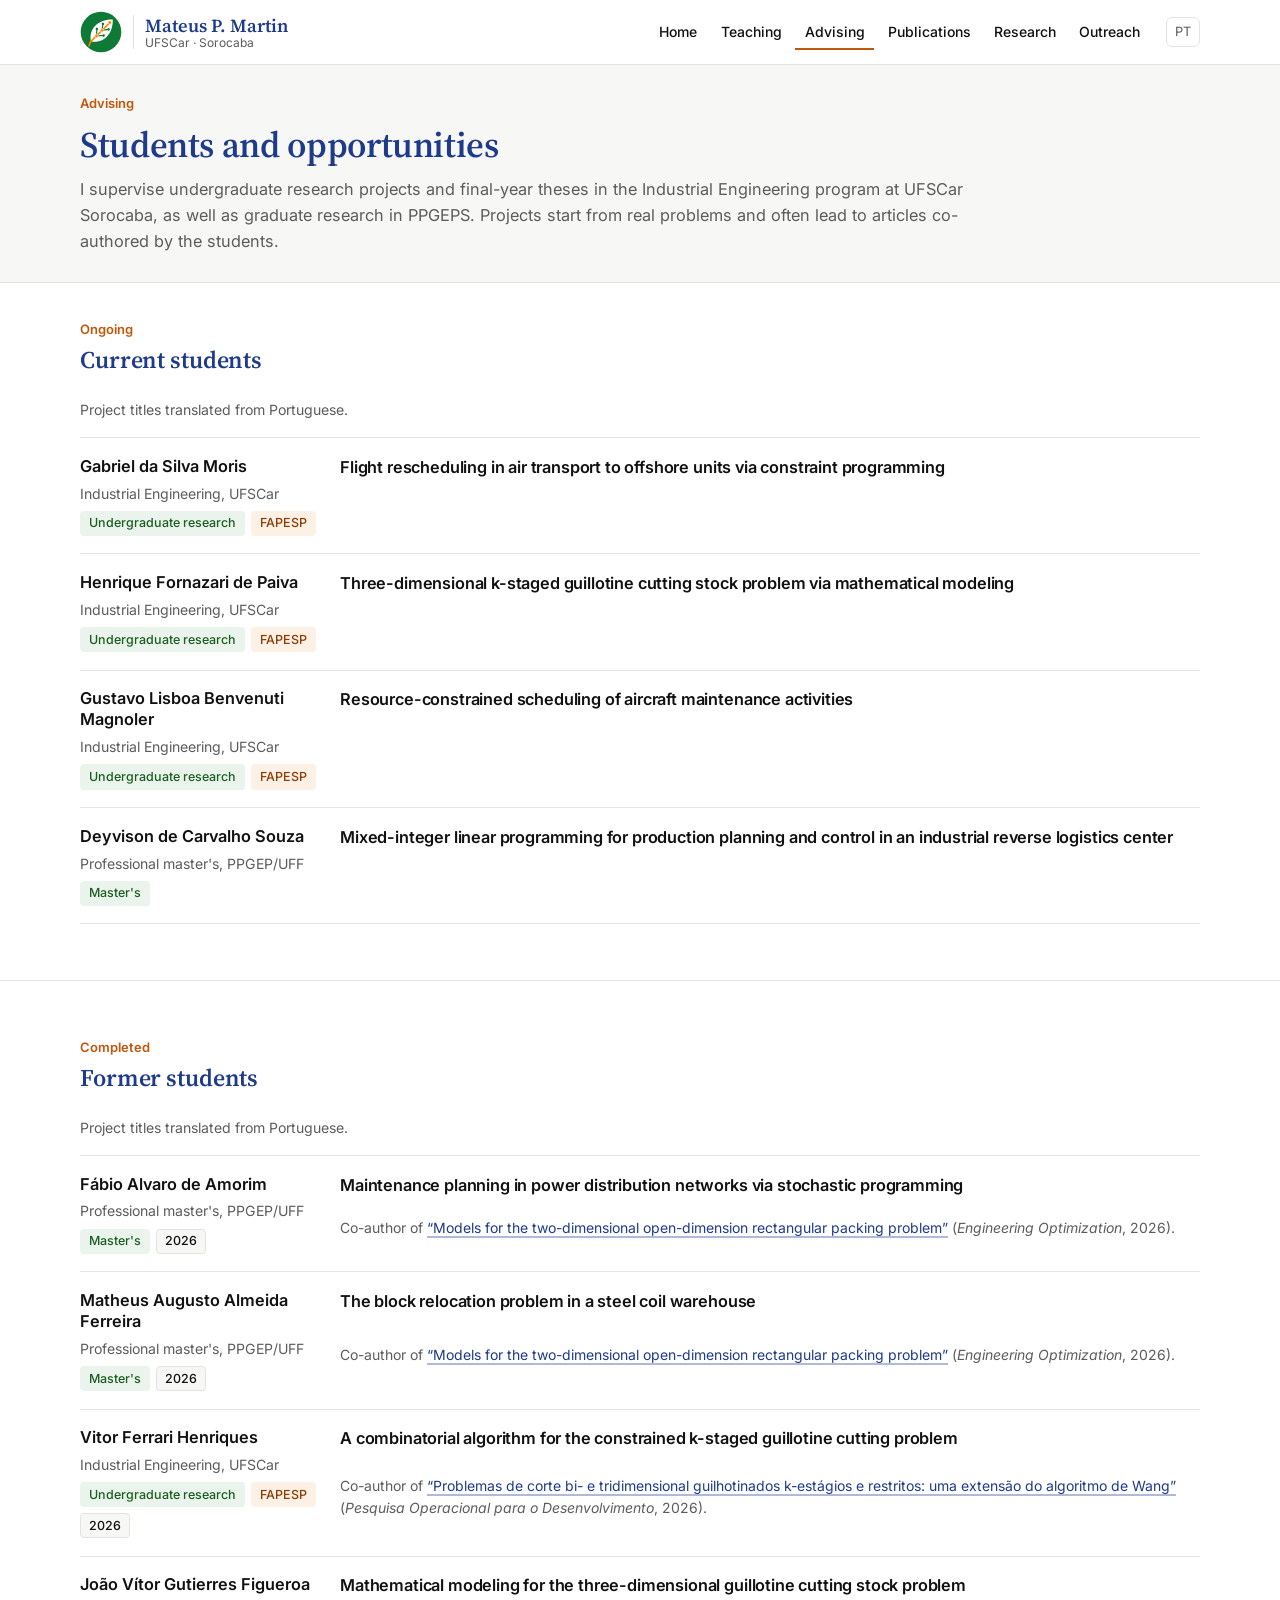
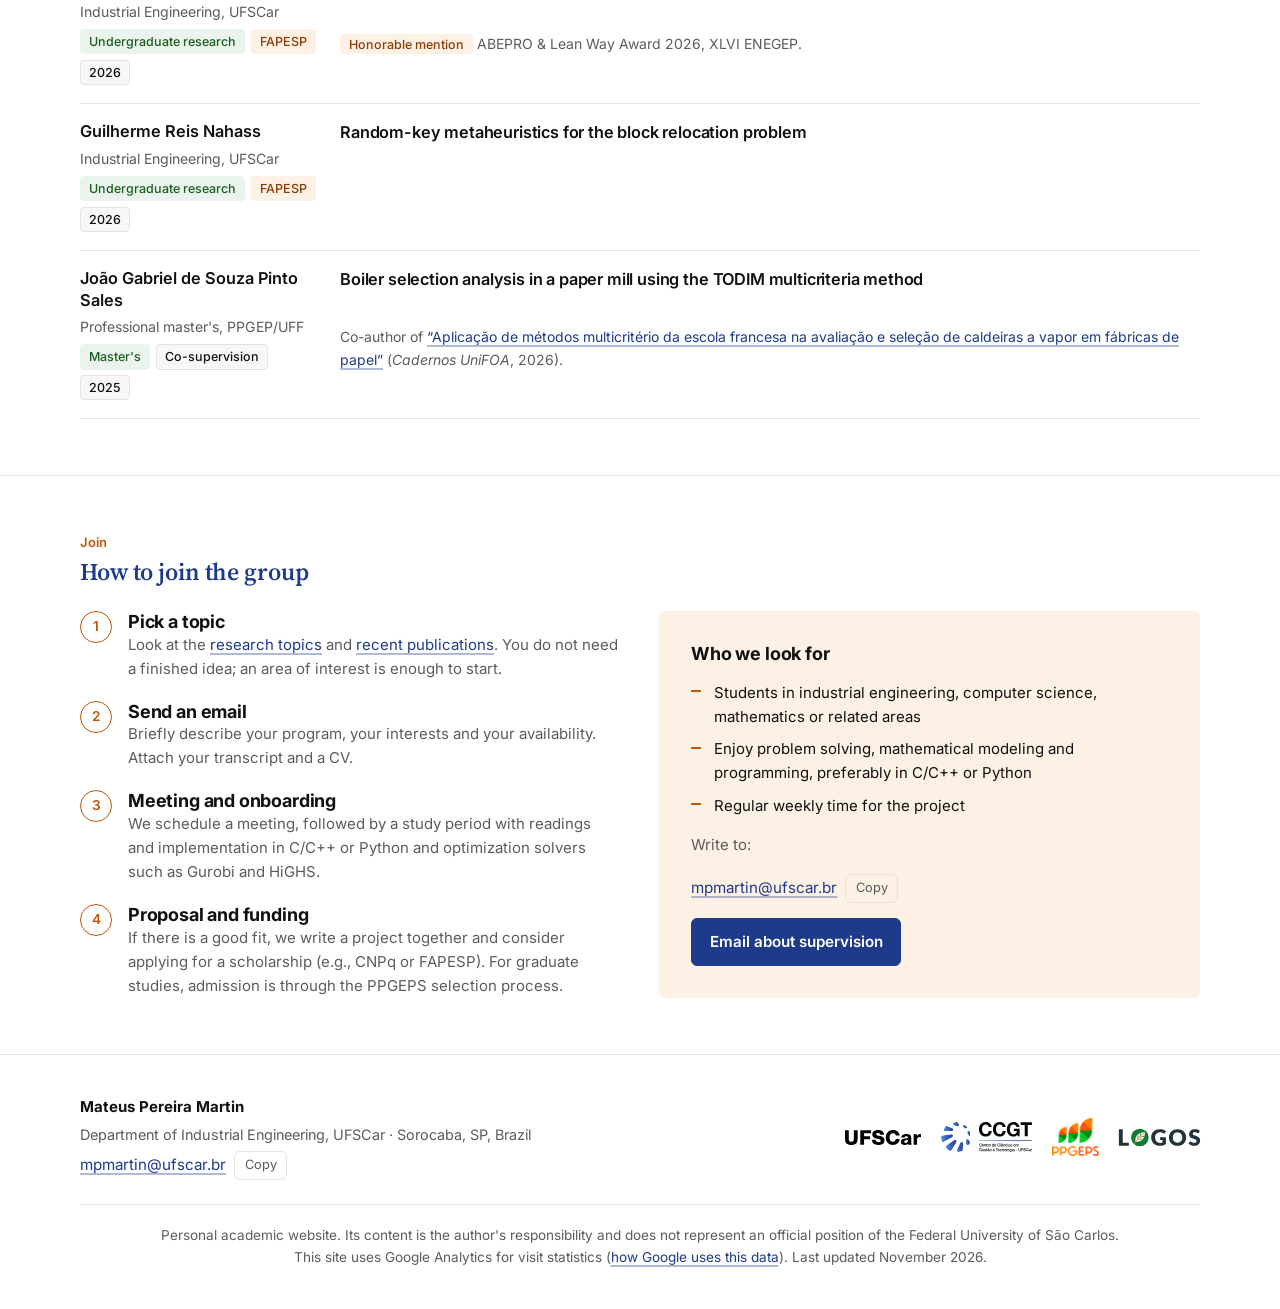
<file: en/advising.html>
<!DOCTYPE html>
<html lang="en">
<head>
<meta charset="UTF-8">
<meta name="viewport" content="width=device-width, initial-scale=1.0, viewport-fit=cover">
<title>Advising · Mateus Pereira Martin</title>
<meta name="description" content="Undergraduate research and graduate supervision, and how to join.">
<link rel="canonical" href="https://mateuspereiramartin.github.io/site/en/advising.html">
<link rel="alternate" hreflang="pt-BR" href="https://mateuspereiramartin.github.io/site/orientacao.html">
<link rel="alternate" hreflang="en" href="https://mateuspereiramartin.github.io/site/en/advising.html">
<meta property="og:type" content="website">
<meta property="og:title" content="Advising · Mateus Pereira Martin">
<meta property="og:description" content="Undergraduate research and graduate supervision, and how to join.">
<meta property="og:image" content="https://mateuspereiramartin.github.io/site/figuras/mateus.jpg">
<meta property="og:url" content="https://mateuspereiramartin.github.io/site/en/advising.html">
<meta property="og:locale" content="en_US">
<link rel="icon" href="../assets/favicon.svg" type="image/svg+xml">
<link rel="preconnect" href="https://fonts.googleapis.com">
<link rel="preconnect" href="https://fonts.gstatic.com" crossorigin>
<link rel="stylesheet" href="https://fonts.googleapis.com/css2?family=Inter:wght@400;500;600;700&family=Source+Serif+4:opsz,wght@8..60,600&display=swap">
<link rel="stylesheet" href="../assets/site.css">
<script async src="https://www.googletagmanager.com/gtag/js?id=G-FX92F528BC"></script>
<script>window.dataLayer=window.dataLayer||[];function gtag(){dataLayer.push(arguments);}gtag('js',new Date());gtag('config','G-FX92F528BC');</script>
</head>
<body>
<a class="skip" href="#conteudo">Skip to content</a>
<header class="site-header"><div class="wrap">
<div class="brand"><a href="research.html#logos-t" title="LOGOS lab"><img src="../figuras/logo-logos-simbolo.svg" alt="LOGOS" width="240" height="240"></a><a class="brand-text" href="index.html"><strong>Mateus P. Martin</strong><span>UFSCar · Sorocaba</span></a></div>
<button type="button" class="menu-btn" aria-expanded="false" aria-controls="nav">Menu</button>
<nav class="nav" id="nav" aria-label="Main"><a href="index.html">Home</a><a href="teaching.html">Teaching</a><a href="advising.html" aria-current="page">Advising</a><a href="publications.html">Publications</a><a href="research.html">Research</a><a href="outreach.html">Outreach</a></nav>
<a class="lang" href="../orientacao.html" hreflang="pt-BR" lang="pt-BR">PT</a>
</div></header>
<main id="conteudo">
<header class="page-head"><div class="wrap" style="display:grid;gap:0.6rem"><p class="eyebrow">Advising</p><h1>Students and opportunities</h1><p class="lead">I supervise undergraduate research projects and final-year theses in the Industrial Engineering program at UFSCar Sorocaba, as well as graduate research in PPGEPS. Projects start from real problems and often lead to articles co-authored by the students.</p></div></header><section class="section"><div class="wrap"><div class="section-head"><p class="eyebrow">Ongoing</p><h2>Current students</h2></div><p class="muted" style="font-size:.88rem;margin-bottom:1rem">Project titles translated from Portuguese.</p><ul class="people"><li class="person"><div class="who"><strong>Gabriel da Silva Moris</strong><span class="muted" style="font-size:.88rem">Industrial Engineering, UFSCar</span><div class="tags"><span class="tag tag-green">Undergraduate research</span><span class="tag tag-orange">FAPESP</span></div></div><div class="what"><h3 style="font-size:1.02rem;font-family:var(--font-body);font-weight:600;line-height:1.45">Flight rescheduling in air transport to offshore units via constraint programming</h3></div></li><li class="person"><div class="who"><strong>Henrique Fornazari de Paiva</strong><span class="muted" style="font-size:.88rem">Industrial Engineering, UFSCar</span><div class="tags"><span class="tag tag-green">Undergraduate research</span><span class="tag tag-orange">FAPESP</span></div></div><div class="what"><h3 style="font-size:1.02rem;font-family:var(--font-body);font-weight:600;line-height:1.45">Three-dimensional k-staged guillotine cutting stock problem via mathematical modeling</h3></div></li><li class="person"><div class="who"><strong>Gustavo Lisboa Benvenuti Magnoler</strong><span class="muted" style="font-size:.88rem">Industrial Engineering, UFSCar</span><div class="tags"><span class="tag tag-green">Undergraduate research</span><span class="tag tag-orange">FAPESP</span></div></div><div class="what"><h3 style="font-size:1.02rem;font-family:var(--font-body);font-weight:600;line-height:1.45">Resource-constrained scheduling of aircraft maintenance activities</h3></div></li><li class="person"><div class="who"><strong>Deyvison de Carvalho Souza</strong><span class="muted" style="font-size:.88rem">Professional master&#x27;s, PPGEP/UFF</span><div class="tags"><span class="tag tag-green">Master's</span></div></div><div class="what"><h3 style="font-size:1.02rem;font-family:var(--font-body);font-weight:600;line-height:1.45">Mixed-integer linear programming for production planning and control in an industrial reverse logistics center</h3></div></li></ul></div></section><section class="section"><div class="wrap"><div class="section-head"><p class="eyebrow">Completed</p><h2>Former students</h2></div><p class="muted" style="font-size:.88rem;margin-bottom:1rem">Project titles translated from Portuguese.</p><ul class="people"><li class="person"><div class="who"><strong>Fábio Alvaro de Amorim</strong><span class="muted" style="font-size:.88rem">Professional master&#x27;s, PPGEP/UFF</span><div class="tags"><span class="tag tag-green">Master's</span><span class="tag">2026</span></div></div><div class="what"><h3 style="font-size:1.02rem;font-family:var(--font-body);font-weight:600;line-height:1.45">Maintenance planning in power distribution networks via stochastic programming</h3><p>Co-author of <a href="https://doi.org/10.1080/0305215X.2025.2551024" target="_blank" rel="noopener">“Models for the two-dimensional open-dimension rectangular packing problem”</a> (<i>Engineering Optimization</i>, 2026).</p></div></li><li class="person"><div class="who"><strong>Matheus Augusto Almeida Ferreira</strong><span class="muted" style="font-size:.88rem">Professional master&#x27;s, PPGEP/UFF</span><div class="tags"><span class="tag tag-green">Master's</span><span class="tag">2026</span></div></div><div class="what"><h3 style="font-size:1.02rem;font-family:var(--font-body);font-weight:600;line-height:1.45">The block relocation problem in a steel coil warehouse</h3><p>Co-author of <a href="https://doi.org/10.1080/0305215X.2025.2551024" target="_blank" rel="noopener">“Models for the two-dimensional open-dimension rectangular packing problem”</a> (<i>Engineering Optimization</i>, 2026).</p></div></li><li class="person"><div class="who"><strong>Vitor Ferrari Henriques</strong><span class="muted" style="font-size:.88rem">Industrial Engineering, UFSCar</span><div class="tags"><span class="tag tag-green">Undergraduate research</span><span class="tag tag-orange">FAPESP</span><span class="tag">2026</span></div></div><div class="what"><h3 style="font-size:1.02rem;font-family:var(--font-body);font-weight:600;line-height:1.45">A combinatorial algorithm for the constrained k-staged guillotine cutting problem</h3><p>Co-author of <a href="https://doi.org/10.59254/PODes.2026.004" target="_blank" rel="noopener">“Problemas de corte bi- e tridimensional guilhotinados k-estágios e restritos: uma extensão do algoritmo de Wang”</a> (<i>Pesquisa Operacional para o Desenvolvimento</i>, 2026).</p></div></li><li class="person"><div class="who"><strong>João Vítor Gutierres Figueroa</strong><span class="muted" style="font-size:.88rem">Industrial Engineering, UFSCar</span><div class="tags"><span class="tag tag-green">Undergraduate research</span><span class="tag tag-orange">FAPESP</span><span class="tag">2026</span></div></div><div class="what"><h3 style="font-size:1.02rem;font-family:var(--font-body);font-weight:600;line-height:1.45">Mathematical modeling for the three-dimensional guillotine cutting stock problem</h3><p><span class="tag tag-orange">Honorable mention</span> ABEPRO &amp; Lean Way Award 2026, XLVI ENEGEP.</p></div></li><li class="person"><div class="who"><strong>Guilherme Reis Nahass</strong><span class="muted" style="font-size:.88rem">Industrial Engineering, UFSCar</span><div class="tags"><span class="tag tag-green">Undergraduate research</span><span class="tag tag-orange">FAPESP</span><span class="tag">2026</span></div></div><div class="what"><h3 style="font-size:1.02rem;font-family:var(--font-body);font-weight:600;line-height:1.45">Random-key metaheuristics for the block relocation problem</h3></div></li><li class="person"><div class="who"><strong>João Gabriel de Souza Pinto Sales</strong><span class="muted" style="font-size:.88rem">Professional master&#x27;s, PPGEP/UFF</span><div class="tags"><span class="tag tag-green">Master's</span><span class="tag">Co-supervision</span><span class="tag">2025</span></div></div><div class="what"><h3 style="font-size:1.02rem;font-family:var(--font-body);font-weight:600;line-height:1.45">Boiler selection analysis in a paper mill using the TODIM multicriteria method</h3><p>Co-author of <a href="https://doi.org/10.47385/cadunifoa.v21.n56.5851" target="_blank" rel="noopener">“Aplicação de métodos multicritério da escola francesa na avaliação e seleção de caldeiras a vapor em fábricas de papel”</a> (<i>Cadernos UniFOA</i>, 2026).</p></div></li></ul></div></section><section class="section" id="contato"><div class="wrap"><div class="section-head"><p class="eyebrow">Join</p><h2>How to join the group</h2></div><div class="cols-2"><ol class="steps"><li><div><h3>Pick a topic</h3><p>Look at the <a href="research.html">research topics</a> and <a href="publications.html">recent publications</a>. You do not need a finished idea; an area of interest is enough to start.</p></div></li><li><div><h3>Send an email</h3><p>Briefly describe your program, your interests and your availability. Attach your transcript and a CV.</p></div></li><li><div><h3>Meeting and onboarding</h3><p>We schedule a meeting, followed by a study period with readings and implementation in C/C++ or Python and optimization solvers such as Gurobi and HiGHS.</p></div></li><li><div><h3>Proposal and funding</h3><p>If there is a good fit, we write a project together and consider applying for a scholarship (e.g., CNPq or FAPESP). For graduate studies, admission is through the PPGEPS selection process.</p></div></li></ol>
<div class="callout"><h3>Who we look for</h3><ul class="checklist"><li>Students in industrial engineering, computer science, mathematics or related areas</li><li>Enjoy problem solving, mathematical modeling and programming, preferably in C/C++ or Python</li><li>Regular weekly time for the project</li></ul>
<p>Write to:</p><span class="email-row"><a class="email" data-email data-show data-u="mpmartin" data-d="ufscar.br">mpmartin [at] ufscar.br</a><button type="button" class="copy" data-u="mpmartin" data-d="ufscar.br" data-done="Copied">Copy</button></span>
<a class="btn" data-email data-u="mpmartin" data-d="ufscar.br" data-subject="Website contact: supervision" href="#contato">Email about supervision</a>
</div></div></div></section>
</main>
<footer class="site-footer"><div class="wrap">
<div class="footer-top">
<div class="contact"><strong>Mateus Pereira Martin</strong>
<span class="muted" style="font-size:.9rem">Department of Industrial Engineering, UFSCar · Sorocaba, SP, Brazil</span>
<span class="email-row"><a class="email" data-email data-show data-u="mpmartin" data-d="ufscar.br">mpmartin [at] ufscar.br</a><button type="button" class="copy" data-u="mpmartin" data-d="ufscar.br" data-done="Copied">Copy</button></span></div>
<div class="inst">
<a href="https://www.ufscar.br/" target="_blank" rel="noopener"><img src="../figuras/logo-ufscar.svg" alt="UFSCar" class="inst-sigla" width="189" height="38" loading="lazy"></a>
<a href="https://www.ccgt.ufscar.br/pt-br" target="_blank" rel="noopener"><img src="../figuras/logo-ccgt.svg" alt="CCGT/UFSCar" class="inst-ccgt" width="291" height="95" loading="lazy"></a>
<a href="https://www.ppgeps.ufscar.br/pt-br/" target="_blank" rel="noopener"><img src="../figuras/logo-ppgeps.png" alt="PPGEPS/UFSCar" width="200" height="162" loading="lazy"></a>
<a href="research.html"><img src="../figuras/logo-logos/svg/transp-claro_selo.svg" alt="LOGOS" title="LOGOS" class="inst-logos" width="560" height="168" loading="lazy"></a>
</div></div>
<p class="footer-note">Personal academic website. Its content is the author's responsibility and does not represent an official position of the Federal University of São Carlos.
<br>This site uses Google Analytics for visit statistics (<a href="https://policies.google.com/technologies/partner-sites?hl=en" target="_blank" rel="noopener">how Google uses this data</a>).
Last updated November 2026.</p>
</div></footer>
<script src="../assets/site.js"></script>
</body>
</html>
</file>
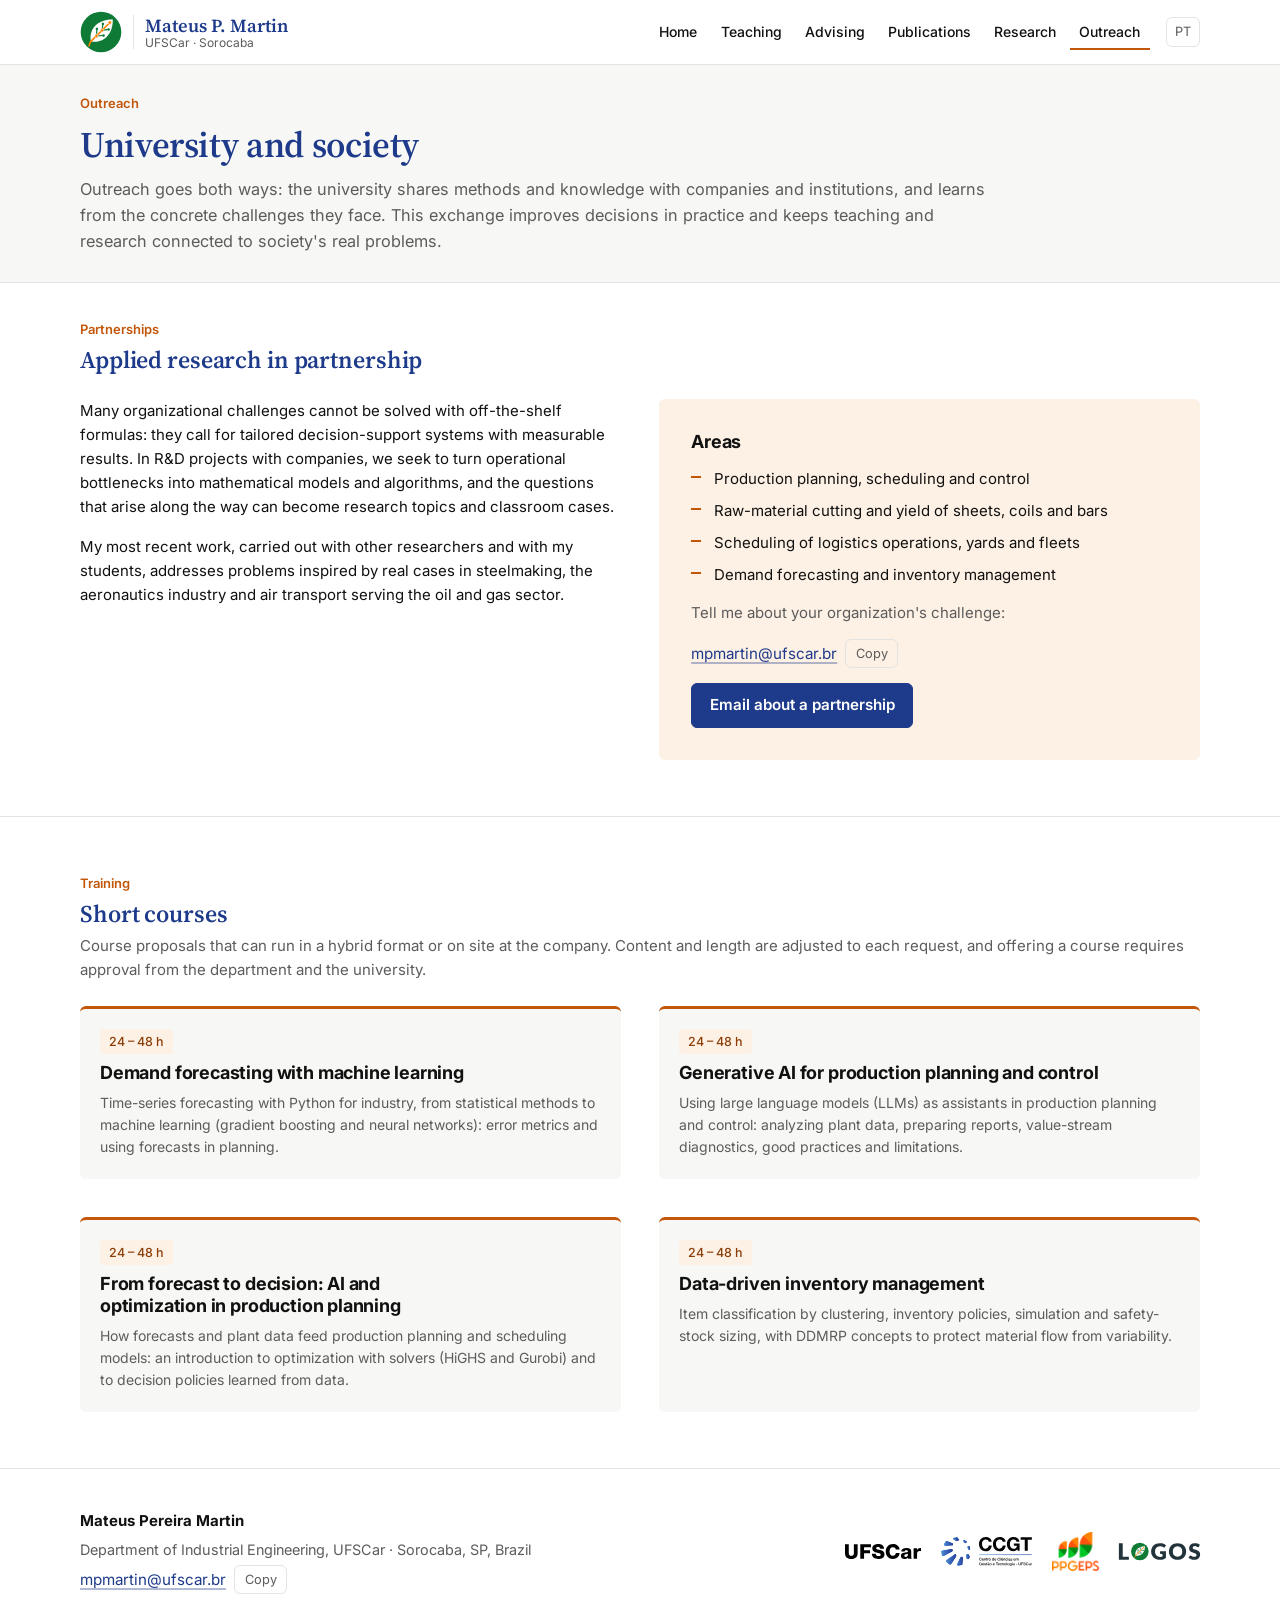
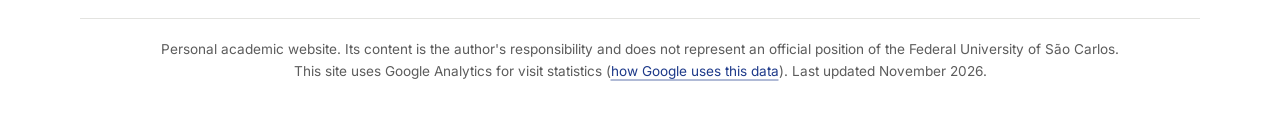
<file: en/outreach.html>
<!DOCTYPE html>
<html lang="en">
<head>
<meta charset="UTF-8">
<meta name="viewport" content="width=device-width, initial-scale=1.0, viewport-fit=cover">
<title>Outreach · Mateus Pereira Martin</title>
<meta name="description" content="Industry partnerships and short courses.">
<link rel="canonical" href="https://mateuspereiramartin.github.io/site/en/outreach.html">
<link rel="alternate" hreflang="pt-BR" href="https://mateuspereiramartin.github.io/site/extensao.html">
<link rel="alternate" hreflang="en" href="https://mateuspereiramartin.github.io/site/en/outreach.html">
<meta property="og:type" content="website">
<meta property="og:title" content="Outreach · Mateus Pereira Martin">
<meta property="og:description" content="Industry partnerships and short courses.">
<meta property="og:image" content="https://mateuspereiramartin.github.io/site/figuras/mateus.jpg">
<meta property="og:url" content="https://mateuspereiramartin.github.io/site/en/outreach.html">
<meta property="og:locale" content="en_US">
<link rel="icon" href="../assets/favicon.svg" type="image/svg+xml">
<link rel="preconnect" href="https://fonts.googleapis.com">
<link rel="preconnect" href="https://fonts.gstatic.com" crossorigin>
<link rel="stylesheet" href="https://fonts.googleapis.com/css2?family=Inter:wght@400;500;600;700&family=Source+Serif+4:opsz,wght@8..60,600&display=swap">
<link rel="stylesheet" href="../assets/site.css">
<script async src="https://www.googletagmanager.com/gtag/js?id=G-FX92F528BC"></script>
<script>window.dataLayer=window.dataLayer||[];function gtag(){dataLayer.push(arguments);}gtag('js',new Date());gtag('config','G-FX92F528BC');</script>
</head>
<body>
<a class="skip" href="#conteudo">Skip to content</a>
<header class="site-header"><div class="wrap">
<div class="brand"><a href="research.html#logos-t" title="LOGOS lab"><img src="../figuras/logo-logos-simbolo.svg" alt="LOGOS" width="240" height="240"></a><a class="brand-text" href="index.html"><strong>Mateus P. Martin</strong><span>UFSCar · Sorocaba</span></a></div>
<button type="button" class="menu-btn" aria-expanded="false" aria-controls="nav">Menu</button>
<nav class="nav" id="nav" aria-label="Main"><a href="index.html">Home</a><a href="teaching.html">Teaching</a><a href="advising.html">Advising</a><a href="publications.html">Publications</a><a href="research.html">Research</a><a href="outreach.html" aria-current="page">Outreach</a></nav>
<a class="lang" href="../extensao.html" hreflang="pt-BR" lang="pt-BR">PT</a>
</div></header>
<main id="conteudo">
<header class="page-head"><div class="wrap" style="display:grid;gap:0.6rem"><p class="eyebrow">Outreach</p><h1>University and society</h1><p class="lead">Outreach goes both ways: the university shares methods and knowledge with companies and institutions, and learns from the concrete challenges they face. This exchange improves decisions in practice and keeps teaching and research connected to society's real problems.</p></div></header><section class="section" id="contato"><div class="wrap"><div class="section-head"><p class="eyebrow">Partnerships</p><h2>Applied research in partnership</h2></div><div class="cols-2"><div class="prose">
<p>Many organizational challenges cannot be solved with off-the-shelf formulas: they call for tailored decision-support systems with measurable results. In R&amp;D projects with companies, we seek to turn operational bottlenecks into mathematical models and algorithms, and the questions that arise along the way can become research topics and classroom cases.</p>
<p>My most recent work, carried out with other researchers and with my students, addresses problems inspired by real cases in steelmaking, the aeronautics industry and air transport serving the oil and gas sector.</p>
</div><div class="callout"><h3>Areas</h3><ul class="checklist"><li>Production planning, scheduling and control</li><li>Raw-material cutting and yield of sheets, coils and bars</li><li>Scheduling of logistics operations, yards and fleets</li><li>Demand forecasting and inventory management</li></ul>
<p>Tell me about your organization's challenge:</p><span class="email-row"><a class="email" data-email data-show data-u="mpmartin" data-d="ufscar.br">mpmartin [at] ufscar.br</a><button type="button" class="copy" data-u="mpmartin" data-d="ufscar.br" data-done="Copied">Copy</button></span>
<a class="btn" data-email data-u="mpmartin" data-d="ufscar.br" data-subject="Website contact: industry partnership" href="#contato">Email about a partnership</a></div></div></div></section><section class="section"><div class="wrap"><div class="section-head"><p class="eyebrow">Training</p><h2>Short courses</h2><p class="muted">Course proposals that can run in a hybrid format or on site at the company. Content and length are adjusted to each request, and offering a course requires approval from the department and the university.</p></div><div class="cols-2"><div class="course"><span class="tag tag-orange">24 – 48 h</span><h3>Demand forecasting with machine learning</h3><p>Time-series forecasting with Python for industry, from statistical methods to machine learning (gradient boosting and neural networks): error metrics and using forecasts in planning.</p></div><div class="course"><span class="tag tag-orange">24 – 48 h</span><h3>Generative AI for production planning and control</h3><p>Using large language models (LLMs) as assistants in production planning and control: analyzing plant data, preparing reports, value-stream diagnostics, good practices and limitations.</p></div><div class="course"><span class="tag tag-orange">24 – 48 h</span><h3>From forecast to decision: AI and optimization in production planning</h3><p>How forecasts and plant data feed production planning and scheduling models: an introduction to optimization with solvers (HiGHS and Gurobi) and to decision policies learned from data.</p></div><div class="course"><span class="tag tag-orange">24 – 48 h</span><h3>Data-driven inventory management</h3><p>Item classification by clustering, inventory policies, simulation and safety-stock sizing, with DDMRP concepts to protect material flow from variability.</p></div></div></div></section>
</main>
<footer class="site-footer"><div class="wrap">
<div class="footer-top">
<div class="contact"><strong>Mateus Pereira Martin</strong>
<span class="muted" style="font-size:.9rem">Department of Industrial Engineering, UFSCar · Sorocaba, SP, Brazil</span>
<span class="email-row"><a class="email" data-email data-show data-u="mpmartin" data-d="ufscar.br">mpmartin [at] ufscar.br</a><button type="button" class="copy" data-u="mpmartin" data-d="ufscar.br" data-done="Copied">Copy</button></span></div>
<div class="inst">
<a href="https://www.ufscar.br/" target="_blank" rel="noopener"><img src="../figuras/logo-ufscar.svg" alt="UFSCar" class="inst-sigla" width="189" height="38" loading="lazy"></a>
<a href="https://www.ccgt.ufscar.br/pt-br" target="_blank" rel="noopener"><img src="../figuras/logo-ccgt.svg" alt="CCGT/UFSCar" class="inst-ccgt" width="291" height="95" loading="lazy"></a>
<a href="https://www.ppgeps.ufscar.br/pt-br/" target="_blank" rel="noopener"><img src="../figuras/logo-ppgeps.png" alt="PPGEPS/UFSCar" width="200" height="162" loading="lazy"></a>
<a href="research.html"><img src="../figuras/logo-logos/svg/transp-claro_selo.svg" alt="LOGOS" title="LOGOS" class="inst-logos" width="560" height="168" loading="lazy"></a>
</div></div>
<p class="footer-note">Personal academic website. Its content is the author's responsibility and does not represent an official position of the Federal University of São Carlos.
<br>This site uses Google Analytics for visit statistics (<a href="https://policies.google.com/technologies/partner-sites?hl=en" target="_blank" rel="noopener">how Google uses this data</a>).
Last updated November 2026.</p>
</div></footer>
<script src="../assets/site.js"></script>
</body>
</html>
</file>
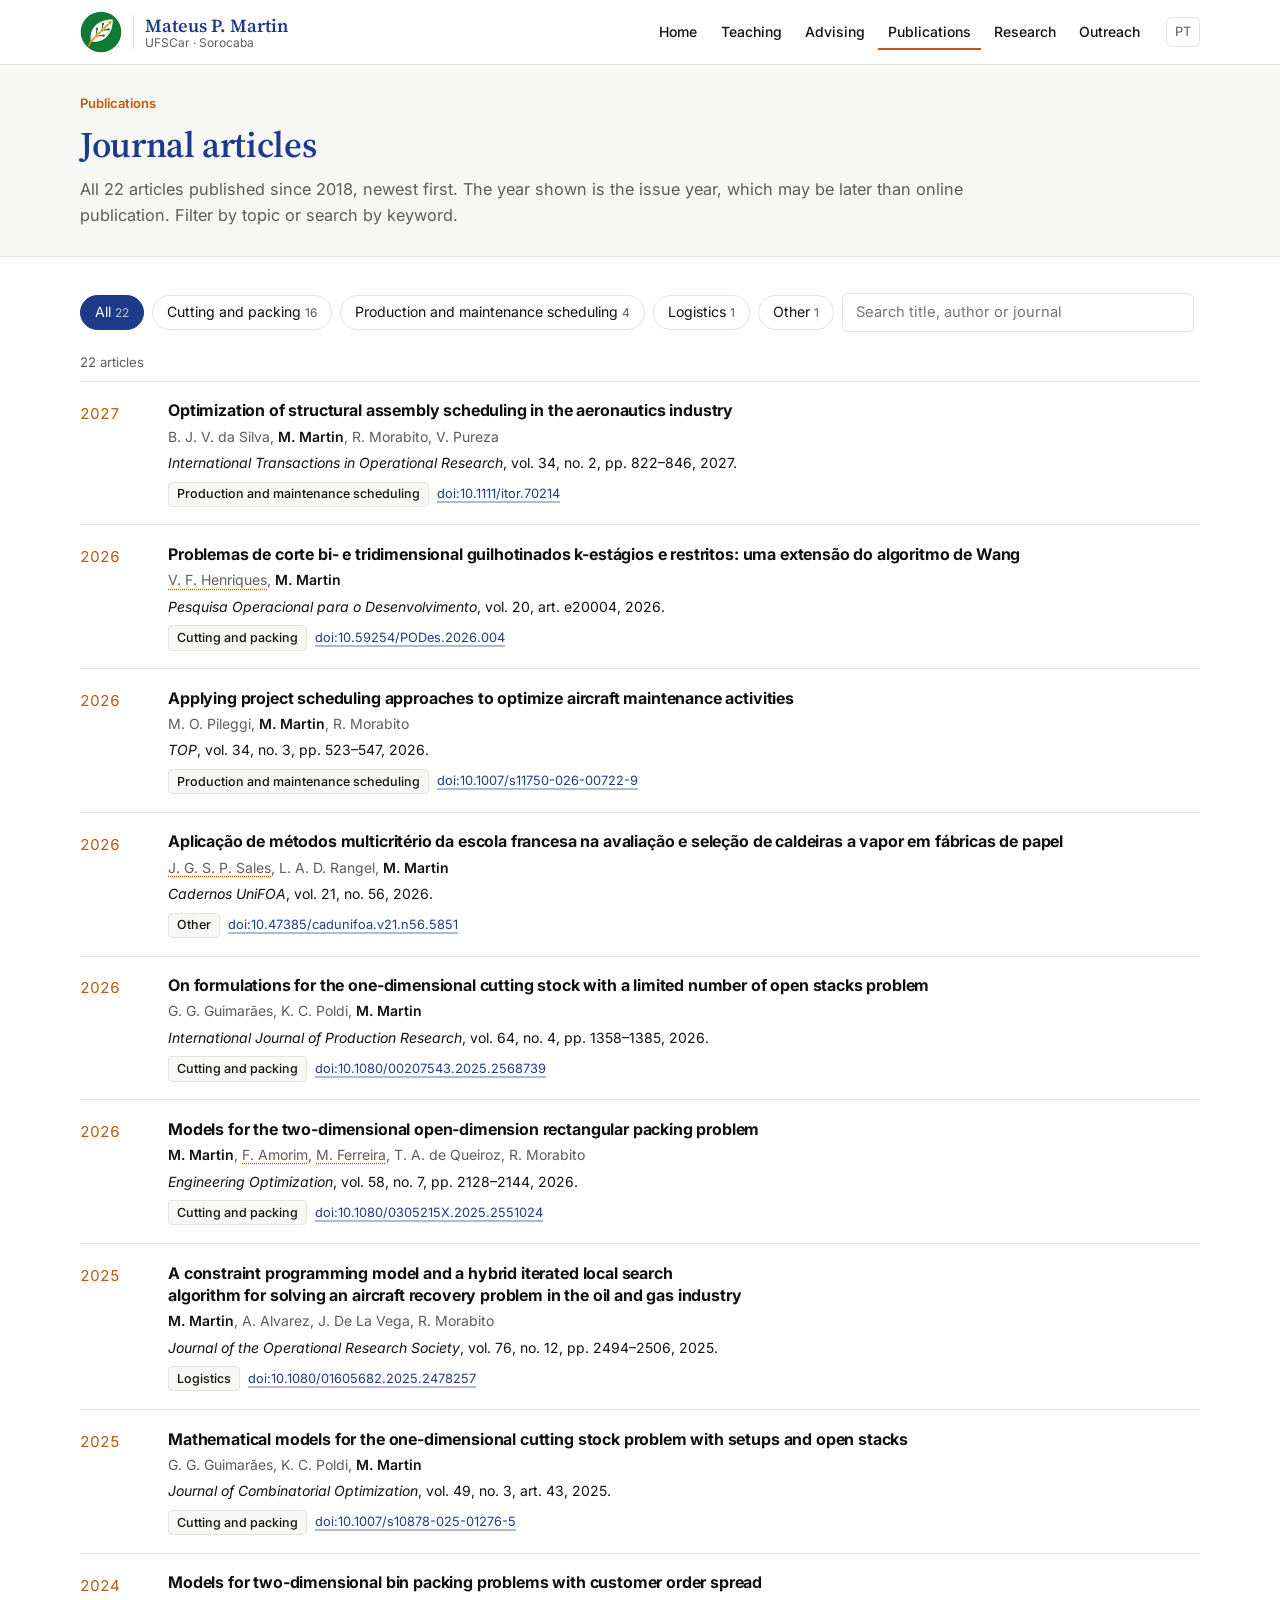
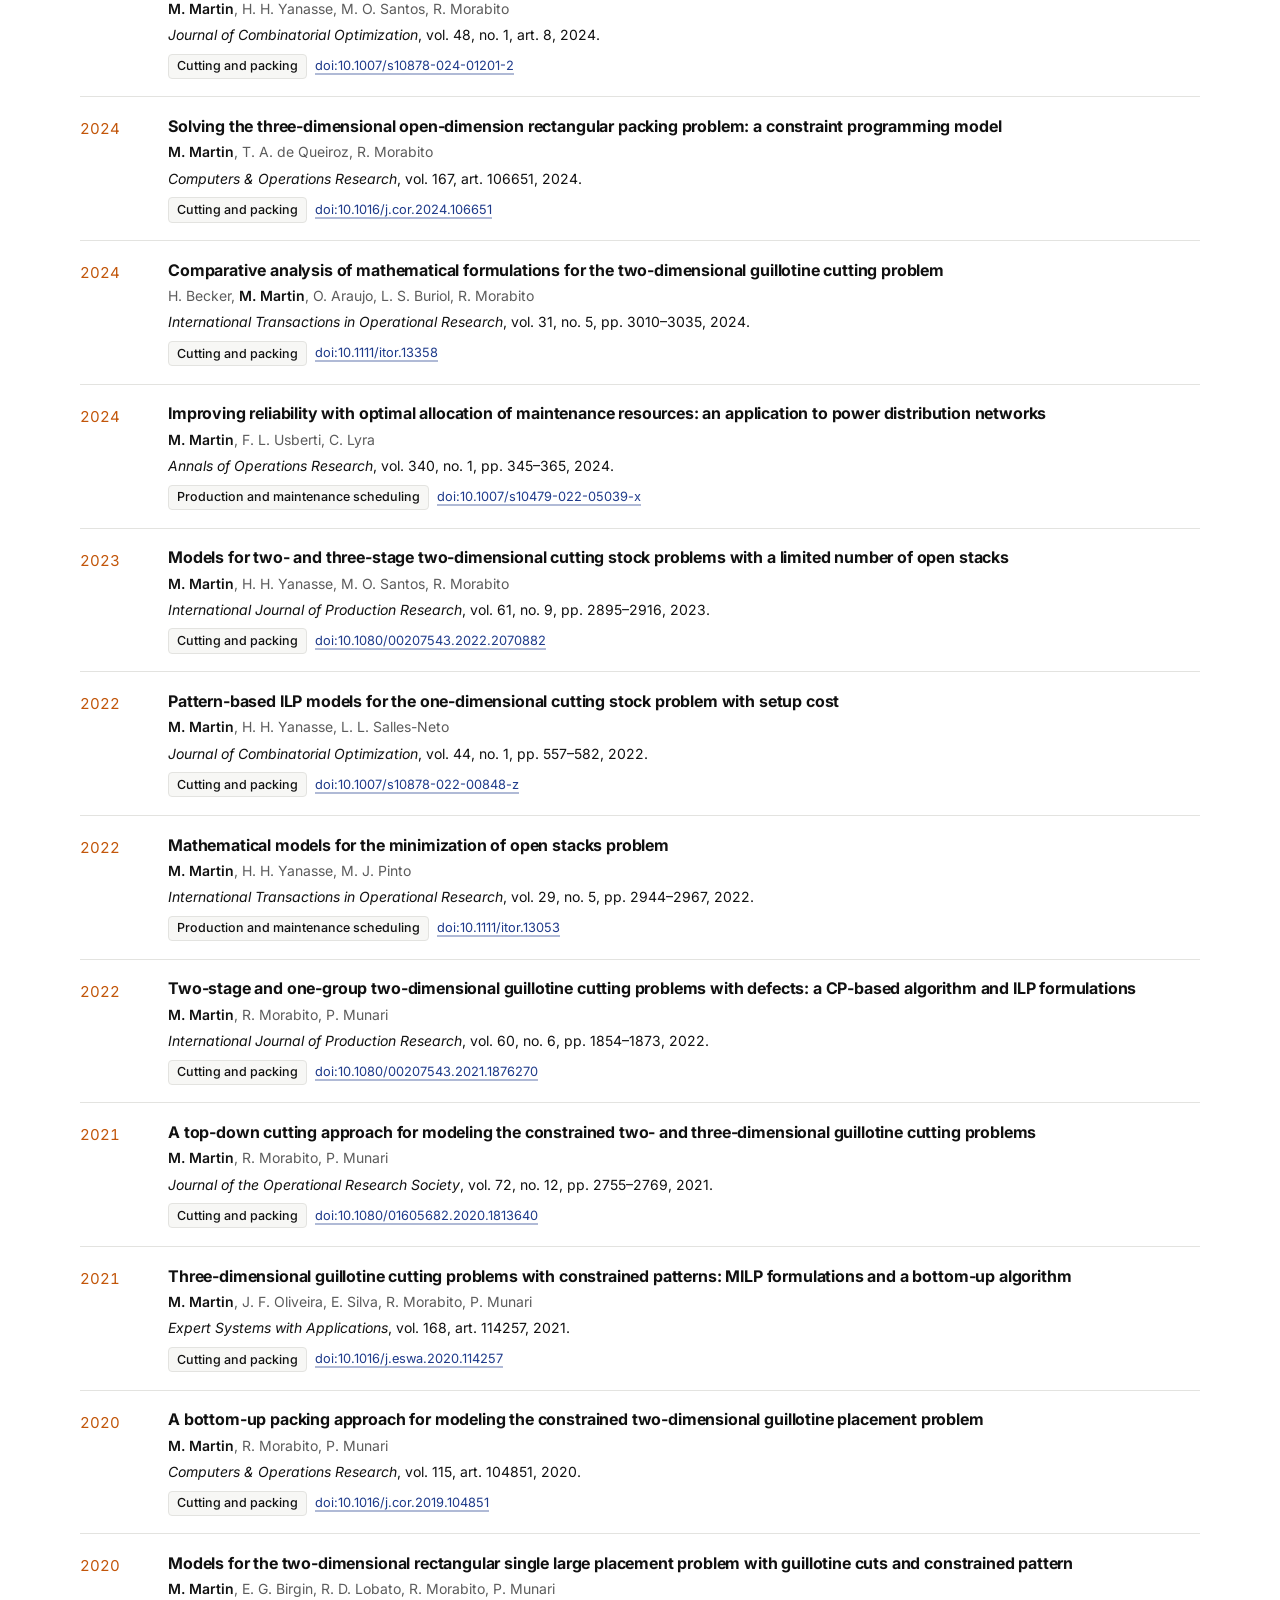
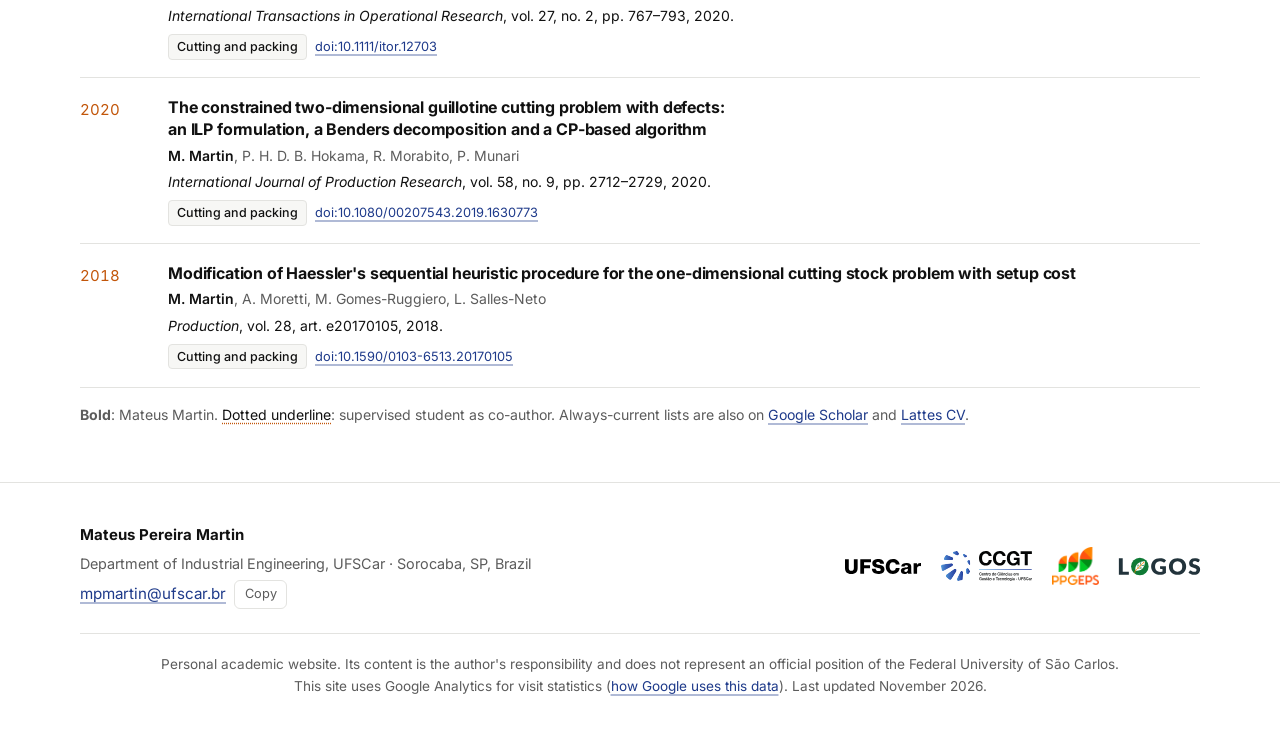
<file: en/publications.html>
<!DOCTYPE html>
<html lang="en">
<head>
<meta charset="UTF-8">
<meta name="viewport" content="width=device-width, initial-scale=1.0, viewport-fit=cover">
<title>Publications · Mateus Pereira Martin</title>
<meta name="description" content="Full list of journal articles, filterable by topic.">
<link rel="canonical" href="https://mateuspereiramartin.github.io/site/en/publications.html">
<link rel="alternate" hreflang="pt-BR" href="https://mateuspereiramartin.github.io/site/publicacoes.html">
<link rel="alternate" hreflang="en" href="https://mateuspereiramartin.github.io/site/en/publications.html">
<meta property="og:type" content="website">
<meta property="og:title" content="Publications · Mateus Pereira Martin">
<meta property="og:description" content="Full list of journal articles, filterable by topic.">
<meta property="og:image" content="https://mateuspereiramartin.github.io/site/figuras/mateus.jpg">
<meta property="og:url" content="https://mateuspereiramartin.github.io/site/en/publications.html">
<meta property="og:locale" content="en_US">
<link rel="icon" href="../assets/favicon.svg" type="image/svg+xml">
<link rel="preconnect" href="https://fonts.googleapis.com">
<link rel="preconnect" href="https://fonts.gstatic.com" crossorigin>
<link rel="stylesheet" href="https://fonts.googleapis.com/css2?family=Inter:wght@400;500;600;700&family=Source+Serif+4:opsz,wght@8..60,600&display=swap">
<link rel="stylesheet" href="../assets/site.css">
<script async src="https://www.googletagmanager.com/gtag/js?id=G-FX92F528BC"></script>
<script>window.dataLayer=window.dataLayer||[];function gtag(){dataLayer.push(arguments);}gtag('js',new Date());gtag('config','G-FX92F528BC');</script>
</head>
<body>
<a class="skip" href="#conteudo">Skip to content</a>
<header class="site-header"><div class="wrap">
<div class="brand"><a href="research.html#logos-t" title="LOGOS lab"><img src="../figuras/logo-logos-simbolo.svg" alt="LOGOS" width="240" height="240"></a><a class="brand-text" href="index.html"><strong>Mateus P. Martin</strong><span>UFSCar · Sorocaba</span></a></div>
<button type="button" class="menu-btn" aria-expanded="false" aria-controls="nav">Menu</button>
<nav class="nav" id="nav" aria-label="Main"><a href="index.html">Home</a><a href="teaching.html">Teaching</a><a href="advising.html">Advising</a><a href="publications.html" aria-current="page">Publications</a><a href="research.html">Research</a><a href="outreach.html">Outreach</a></nav>
<a class="lang" href="../publicacoes.html" hreflang="pt-BR" lang="pt-BR">PT</a>
</div></header>
<main id="conteudo">
<header class="page-head"><div class="wrap" style="display:grid;gap:0.6rem"><p class="eyebrow">Publications</p><h1>Journal articles</h1><p class="lead">All 22 articles published since 2018, newest first. The year shown is the issue year, which may be later than online publication. Filter by topic or search by keyword.</p></div></header><section class="section"><div class="wrap"><div class="filters" role="group" aria-label="Filter by topic"><button type="button" class="chip" data-topic="all" aria-pressed="true">All<span class="n">22</span></button><button type="button" class="chip" data-topic="corte" aria-pressed="false">Cutting and packing<span class="n">16</span></button><button type="button" class="chip" data-topic="prod" aria-pressed="false">Production and maintenance scheduling<span class="n">4</span></button><button type="button" class="chip" data-topic="log" aria-pressed="false">Logistics<span class="n">1</span></button><button type="button" class="chip" data-topic="outros" aria-pressed="false">Other<span class="n">1</span></button>
<label class="skip" for="pub-search">Search</label>
<input class="search" id="pub-search" type="search" placeholder="Search title, author or journal"></div>
<p class="count" id="pub-count" data-fmt="{n} articles">22 articles</p>
<ol class="pubs" id="pub-list" reversed><li class="pub" data-topic="prod"><span class="year">2027</span><div class="body"><h3>Optimization of structural assembly scheduling in the aeronautics industry</h3><p class="authors">B. J. V. da Silva, <b>M. Martin</b>, R. Morabito, V. Pureza</p><p class="venue"><i>International Transactions in Operational Research</i>, vol. 34, no. 2, pp. 822–846, 2027.</p><p class="meta"><span class="tag">Production and maintenance scheduling</span><a class="doi" href="https://doi.org/10.1111/itor.70214" target="_blank" rel="noopener">doi:10.1111/itor.70214</a></p></div></li><li class="pub" data-topic="corte"><span class="year">2026</span><div class="body"><h3>Problemas de corte bi- e tridimensional guilhotinados k-estágios e restritos: uma extensão do algoritmo de Wang</h3><p class="authors"><span class="st">V. F. Henriques</span>, <b>M. Martin</b></p><p class="venue"><i>Pesquisa Operacional para o Desenvolvimento</i>, vol. 20, art. e20004, 2026.</p><p class="meta"><span class="tag">Cutting and packing</span><a class="doi" href="https://doi.org/10.59254/PODes.2026.004" target="_blank" rel="noopener">doi:10.59254/PODes.2026.004</a></p></div></li><li class="pub" data-topic="prod"><span class="year">2026</span><div class="body"><h3>Applying project scheduling approaches to optimize aircraft maintenance activities</h3><p class="authors">M. O. Pileggi, <b>M. Martin</b>, R. Morabito</p><p class="venue"><i>TOP</i>, vol. 34, no. 3, pp. 523–547, 2026.</p><p class="meta"><span class="tag">Production and maintenance scheduling</span><a class="doi" href="https://doi.org/10.1007/s11750-026-00722-9" target="_blank" rel="noopener">doi:10.1007/s11750-026-00722-9</a></p></div></li><li class="pub" data-topic="outros"><span class="year">2026</span><div class="body"><h3>Aplicação de métodos multicritério da escola francesa na avaliação e seleção de caldeiras a vapor em fábricas de papel</h3><p class="authors"><span class="st">J. G. S. P. Sales</span>, L. A. D. Rangel, <b>M. Martin</b></p><p class="venue"><i>Cadernos UniFOA</i>, vol. 21, no. 56, 2026.</p><p class="meta"><span class="tag">Other</span><a class="doi" href="https://doi.org/10.47385/cadunifoa.v21.n56.5851" target="_blank" rel="noopener">doi:10.47385/cadunifoa.v21.n56.5851</a></p></div></li><li class="pub" data-topic="corte"><span class="year">2026</span><div class="body"><h3>On formulations for the one-dimensional cutting stock with a limited number of open stacks problem</h3><p class="authors">G. G. Guimarães, K. C. Poldi, <b>M. Martin</b></p><p class="venue"><i>International Journal of Production Research</i>, vol. 64, no. 4, pp. 1358–1385, 2026.</p><p class="meta"><span class="tag">Cutting and packing</span><a class="doi" href="https://doi.org/10.1080/00207543.2025.2568739" target="_blank" rel="noopener">doi:10.1080/00207543.2025.2568739</a></p></div></li><li class="pub" data-topic="corte"><span class="year">2026</span><div class="body"><h3>Models for the two-dimensional open-dimension rectangular packing problem</h3><p class="authors"><b>M. Martin</b>, <span class="st">F. Amorim</span>, <span class="st">M. Ferreira</span>, T. A. de Queiroz, R. Morabito</p><p class="venue"><i>Engineering Optimization</i>, vol. 58, no. 7, pp. 2128–2144, 2026.</p><p class="meta"><span class="tag">Cutting and packing</span><a class="doi" href="https://doi.org/10.1080/0305215X.2025.2551024" target="_blank" rel="noopener">doi:10.1080/0305215X.2025.2551024</a></p></div></li><li class="pub" data-topic="log"><span class="year">2025</span><div class="body"><h3>A constraint programming model and a hybrid iterated local search algorithm for solving an aircraft recovery problem in the oil and gas industry</h3><p class="authors"><b>M. Martin</b>, A. Alvarez, J. De La Vega, R. Morabito</p><p class="venue"><i>Journal of the Operational Research Society</i>, vol. 76, no. 12, pp. 2494–2506, 2025.</p><p class="meta"><span class="tag">Logistics</span><a class="doi" href="https://doi.org/10.1080/01605682.2025.2478257" target="_blank" rel="noopener">doi:10.1080/01605682.2025.2478257</a></p></div></li><li class="pub" data-topic="corte"><span class="year">2025</span><div class="body"><h3>Mathematical models for the one-dimensional cutting stock problem with setups and open stacks</h3><p class="authors">G. G. Guimarães, K. C. Poldi, <b>M. Martin</b></p><p class="venue"><i>Journal of Combinatorial Optimization</i>, vol. 49, no. 3, art. 43, 2025.</p><p class="meta"><span class="tag">Cutting and packing</span><a class="doi" href="https://doi.org/10.1007/s10878-025-01276-5" target="_blank" rel="noopener">doi:10.1007/s10878-025-01276-5</a></p></div></li><li class="pub" data-topic="corte"><span class="year">2024</span><div class="body"><h3>Models for two-dimensional bin packing problems with customer order spread</h3><p class="authors"><b>M. Martin</b>, H. H. Yanasse, M. O. Santos, R. Morabito</p><p class="venue"><i>Journal of Combinatorial Optimization</i>, vol. 48, no. 1, art. 8, 2024.</p><p class="meta"><span class="tag">Cutting and packing</span><a class="doi" href="https://doi.org/10.1007/s10878-024-01201-2" target="_blank" rel="noopener">doi:10.1007/s10878-024-01201-2</a></p></div></li><li class="pub" data-topic="corte"><span class="year">2024</span><div class="body"><h3>Solving the three-dimensional open-dimension rectangular packing problem: a constraint programming model</h3><p class="authors"><b>M. Martin</b>, T. A. de Queiroz, R. Morabito</p><p class="venue"><i>Computers &amp; Operations Research</i>, vol. 167, art. 106651, 2024.</p><p class="meta"><span class="tag">Cutting and packing</span><a class="doi" href="https://doi.org/10.1016/j.cor.2024.106651" target="_blank" rel="noopener">doi:10.1016/j.cor.2024.106651</a></p></div></li><li class="pub" data-topic="corte"><span class="year">2024</span><div class="body"><h3>Comparative analysis of mathematical formulations for the two-dimensional guillotine cutting problem</h3><p class="authors">H. Becker, <b>M. Martin</b>, O. Araujo, L. S. Buriol, R. Morabito</p><p class="venue"><i>International Transactions in Operational Research</i>, vol. 31, no. 5, pp. 3010–3035, 2024.</p><p class="meta"><span class="tag">Cutting and packing</span><a class="doi" href="https://doi.org/10.1111/itor.13358" target="_blank" rel="noopener">doi:10.1111/itor.13358</a></p></div></li><li class="pub" data-topic="prod"><span class="year">2024</span><div class="body"><h3>Improving reliability with optimal allocation of maintenance resources: an application to power distribution networks</h3><p class="authors"><b>M. Martin</b>, F. L. Usberti, C. Lyra</p><p class="venue"><i>Annals of Operations Research</i>, vol. 340, no. 1, pp. 345–365, 2024.</p><p class="meta"><span class="tag">Production and maintenance scheduling</span><a class="doi" href="https://doi.org/10.1007/s10479-022-05039-x" target="_blank" rel="noopener">doi:10.1007/s10479-022-05039-x</a></p></div></li><li class="pub" data-topic="corte"><span class="year">2023</span><div class="body"><h3>Models for two- and three-stage two-dimensional cutting stock problems with a limited number of open stacks</h3><p class="authors"><b>M. Martin</b>, H. H. Yanasse, M. O. Santos, R. Morabito</p><p class="venue"><i>International Journal of Production Research</i>, vol. 61, no. 9, pp. 2895–2916, 2023.</p><p class="meta"><span class="tag">Cutting and packing</span><a class="doi" href="https://doi.org/10.1080/00207543.2022.2070882" target="_blank" rel="noopener">doi:10.1080/00207543.2022.2070882</a></p></div></li><li class="pub" data-topic="corte"><span class="year">2022</span><div class="body"><h3>Pattern-based ILP models for the one-dimensional cutting stock problem with setup cost</h3><p class="authors"><b>M. Martin</b>, H. H. Yanasse, L. L. Salles-Neto</p><p class="venue"><i>Journal of Combinatorial Optimization</i>, vol. 44, no. 1, pp. 557–582, 2022.</p><p class="meta"><span class="tag">Cutting and packing</span><a class="doi" href="https://doi.org/10.1007/s10878-022-00848-z" target="_blank" rel="noopener">doi:10.1007/s10878-022-00848-z</a></p></div></li><li class="pub" data-topic="prod"><span class="year">2022</span><div class="body"><h3>Mathematical models for the minimization of open stacks problem</h3><p class="authors"><b>M. Martin</b>, H. H. Yanasse, M. J. Pinto</p><p class="venue"><i>International Transactions in Operational Research</i>, vol. 29, no. 5, pp. 2944–2967, 2022.</p><p class="meta"><span class="tag">Production and maintenance scheduling</span><a class="doi" href="https://doi.org/10.1111/itor.13053" target="_blank" rel="noopener">doi:10.1111/itor.13053</a></p></div></li><li class="pub" data-topic="corte"><span class="year">2022</span><div class="body"><h3>Two-stage and one-group two-dimensional guillotine cutting problems with defects: a CP-based algorithm and ILP formulations</h3><p class="authors"><b>M. Martin</b>, R. Morabito, P. Munari</p><p class="venue"><i>International Journal of Production Research</i>, vol. 60, no. 6, pp. 1854–1873, 2022.</p><p class="meta"><span class="tag">Cutting and packing</span><a class="doi" href="https://doi.org/10.1080/00207543.2021.1876270" target="_blank" rel="noopener">doi:10.1080/00207543.2021.1876270</a></p></div></li><li class="pub" data-topic="corte"><span class="year">2021</span><div class="body"><h3>A top-down cutting approach for modeling the constrained two- and three-dimensional guillotine cutting problems</h3><p class="authors"><b>M. Martin</b>, R. Morabito, P. Munari</p><p class="venue"><i>Journal of the Operational Research Society</i>, vol. 72, no. 12, pp. 2755–2769, 2021.</p><p class="meta"><span class="tag">Cutting and packing</span><a class="doi" href="https://doi.org/10.1080/01605682.2020.1813640" target="_blank" rel="noopener">doi:10.1080/01605682.2020.1813640</a></p></div></li><li class="pub" data-topic="corte"><span class="year">2021</span><div class="body"><h3>Three-dimensional guillotine cutting problems with constrained patterns: MILP formulations and a bottom-up algorithm</h3><p class="authors"><b>M. Martin</b>, J. F. Oliveira, E. Silva, R. Morabito, P. Munari</p><p class="venue"><i>Expert Systems with Applications</i>, vol. 168, art. 114257, 2021.</p><p class="meta"><span class="tag">Cutting and packing</span><a class="doi" href="https://doi.org/10.1016/j.eswa.2020.114257" target="_blank" rel="noopener">doi:10.1016/j.eswa.2020.114257</a></p></div></li><li class="pub" data-topic="corte"><span class="year">2020</span><div class="body"><h3>A bottom-up packing approach for modeling the constrained two-dimensional guillotine placement problem</h3><p class="authors"><b>M. Martin</b>, R. Morabito, P. Munari</p><p class="venue"><i>Computers &amp; Operations Research</i>, vol. 115, art. 104851, 2020.</p><p class="meta"><span class="tag">Cutting and packing</span><a class="doi" href="https://doi.org/10.1016/j.cor.2019.104851" target="_blank" rel="noopener">doi:10.1016/j.cor.2019.104851</a></p></div></li><li class="pub" data-topic="corte"><span class="year">2020</span><div class="body"><h3>Models for the two-dimensional rectangular single large placement problem with guillotine cuts and constrained pattern</h3><p class="authors"><b>M. Martin</b>, E. G. Birgin, R. D. Lobato, R. Morabito, P. Munari</p><p class="venue"><i>International Transactions in Operational Research</i>, vol. 27, no. 2, pp. 767–793, 2020.</p><p class="meta"><span class="tag">Cutting and packing</span><a class="doi" href="https://doi.org/10.1111/itor.12703" target="_blank" rel="noopener">doi:10.1111/itor.12703</a></p></div></li><li class="pub" data-topic="corte"><span class="year">2020</span><div class="body"><h3>The constrained two-dimensional guillotine cutting problem with defects: an ILP formulation, a Benders decomposition and a CP-based algorithm</h3><p class="authors"><b>M. Martin</b>, P. H. D. B. Hokama, R. Morabito, P. Munari</p><p class="venue"><i>International Journal of Production Research</i>, vol. 58, no. 9, pp. 2712–2729, 2020.</p><p class="meta"><span class="tag">Cutting and packing</span><a class="doi" href="https://doi.org/10.1080/00207543.2019.1630773" target="_blank" rel="noopener">doi:10.1080/00207543.2019.1630773</a></p></div></li><li class="pub" data-topic="corte"><span class="year">2018</span><div class="body"><h3>Modification of Haessler&#x27;s sequential heuristic procedure for the one-dimensional cutting stock problem with setup cost</h3><p class="authors"><b>M. Martin</b>, A. Moretti, M. Gomes-Ruggiero, L. Salles-Neto</p><p class="venue"><i>Production</i>, vol. 28, art. e20170105, 2018.</p><p class="meta"><span class="tag">Cutting and packing</span><a class="doi" href="https://doi.org/10.1590/0103-6513.20170105" target="_blank" rel="noopener">doi:10.1590/0103-6513.20170105</a></p></div></li></ol>
<p class="empty" id="pub-empty" hidden>No articles found. Try another term or the All filter.</p>
<p class="legend"><b>Bold</b>: Mateus Martin. <span class="st">Dotted underline</span>: supervised student as co-author.
Always-current lists are also on <a href="https://scholar.google.com.br/citations?user=QnhlnG8AAAAJ&hl" target="_blank" rel="noopener">Google Scholar</a> and <a href="https://busca-cv-lattes.cnpq.br/curriculo/9814295914139504" target="_blank" rel="noopener">Lattes CV</a>.</p></div></section>
</main>
<footer class="site-footer"><div class="wrap">
<div class="footer-top">
<div class="contact"><strong>Mateus Pereira Martin</strong>
<span class="muted" style="font-size:.9rem">Department of Industrial Engineering, UFSCar · Sorocaba, SP, Brazil</span>
<span class="email-row"><a class="email" data-email data-show data-u="mpmartin" data-d="ufscar.br">mpmartin [at] ufscar.br</a><button type="button" class="copy" data-u="mpmartin" data-d="ufscar.br" data-done="Copied">Copy</button></span></div>
<div class="inst">
<a href="https://www.ufscar.br/" target="_blank" rel="noopener"><img src="../figuras/logo-ufscar.svg" alt="UFSCar" class="inst-sigla" width="189" height="38" loading="lazy"></a>
<a href="https://www.ccgt.ufscar.br/pt-br" target="_blank" rel="noopener"><img src="../figuras/logo-ccgt.svg" alt="CCGT/UFSCar" class="inst-ccgt" width="291" height="95" loading="lazy"></a>
<a href="https://www.ppgeps.ufscar.br/pt-br/" target="_blank" rel="noopener"><img src="../figuras/logo-ppgeps.png" alt="PPGEPS/UFSCar" width="200" height="162" loading="lazy"></a>
<a href="research.html"><img src="../figuras/logo-logos/svg/transp-claro_selo.svg" alt="LOGOS" title="LOGOS" class="inst-logos" width="560" height="168" loading="lazy"></a>
</div></div>
<p class="footer-note">Personal academic website. Its content is the author's responsibility and does not represent an official position of the Federal University of São Carlos.
<br>This site uses Google Analytics for visit statistics (<a href="https://policies.google.com/technologies/partner-sites?hl=en" target="_blank" rel="noopener">how Google uses this data</a>).
Last updated November 2026.</p>
</div></footer>
<script src="../assets/site.js"></script>
</body>
</html>
</file>
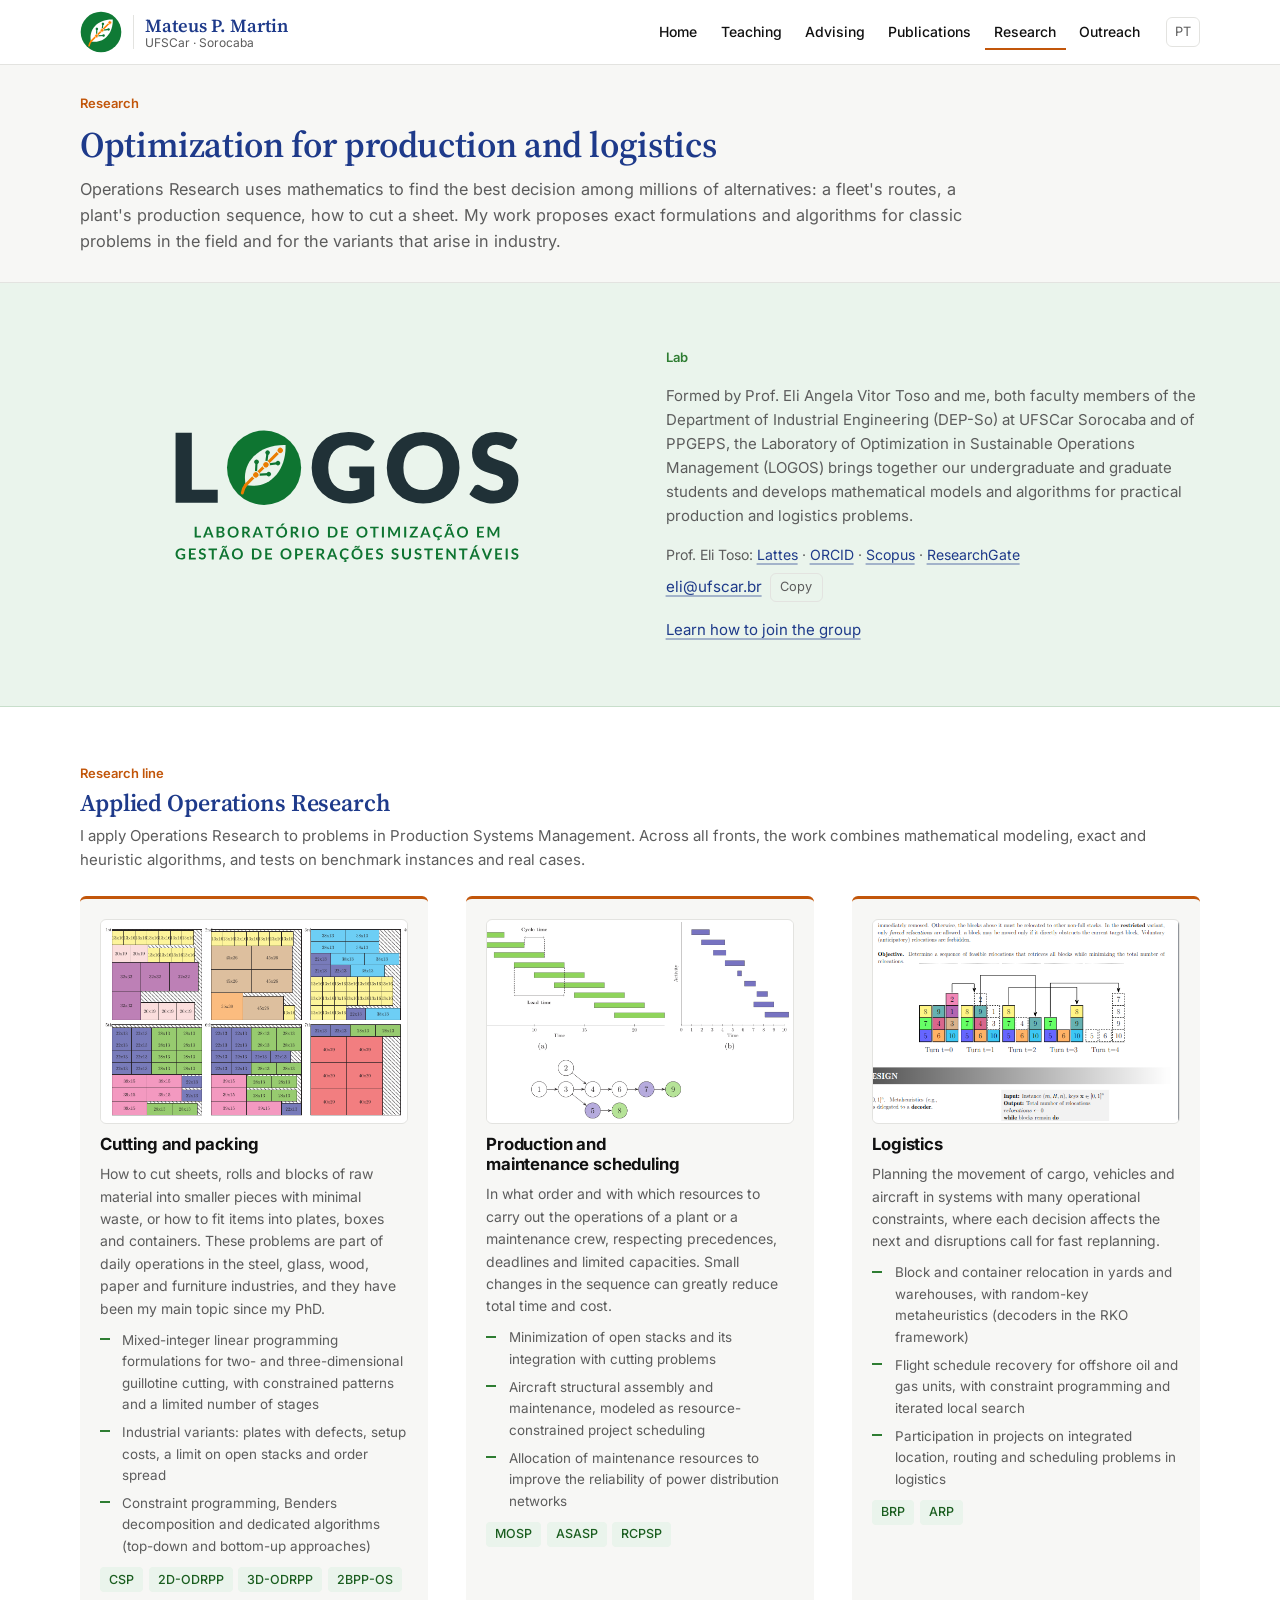
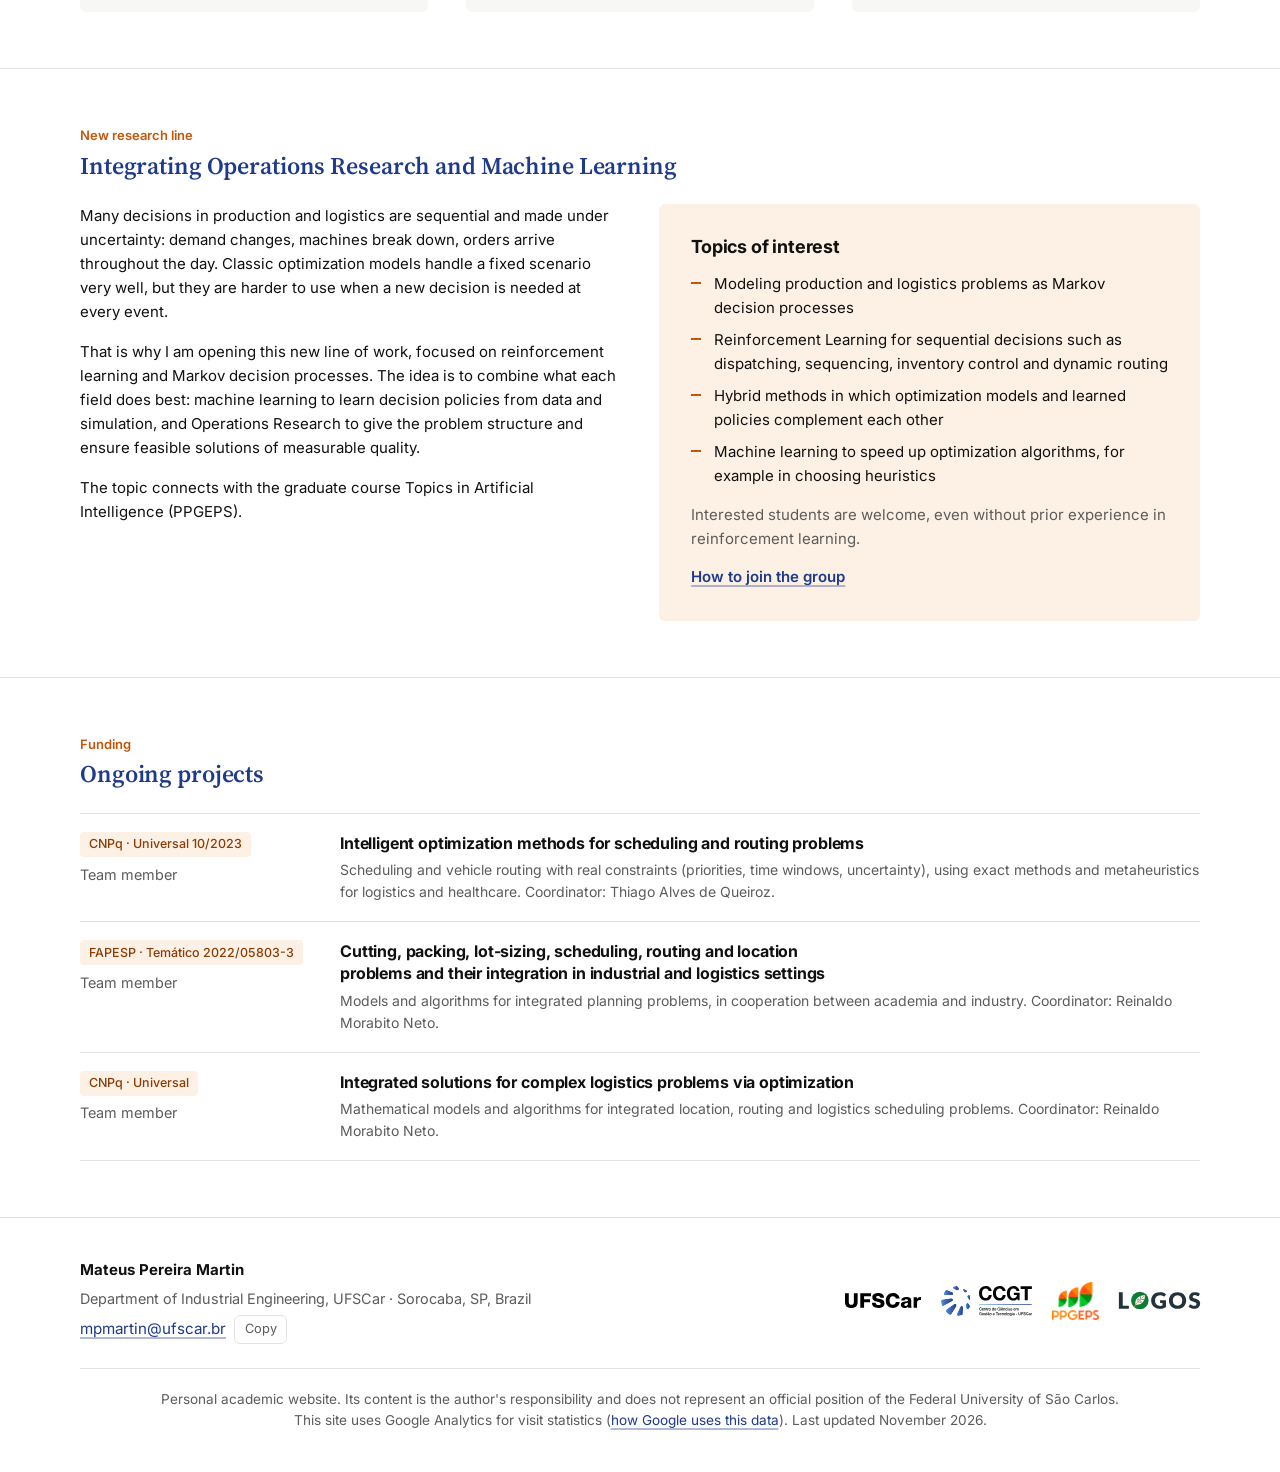
<file: en/research.html>
<!DOCTYPE html>
<html lang="en">
<head>
<meta charset="UTF-8">
<meta name="viewport" content="width=device-width, initial-scale=1.0, viewport-fit=cover">
<title>Research · Mateus Pereira Martin</title>
<meta name="description" content="Research topics, funded projects and the LOGOS lab.">
<link rel="canonical" href="https://mateuspereiramartin.github.io/site/en/research.html">
<link rel="alternate" hreflang="pt-BR" href="https://mateuspereiramartin.github.io/site/pesquisa.html">
<link rel="alternate" hreflang="en" href="https://mateuspereiramartin.github.io/site/en/research.html">
<meta property="og:type" content="website">
<meta property="og:title" content="Research · Mateus Pereira Martin">
<meta property="og:description" content="Research topics, funded projects and the LOGOS lab.">
<meta property="og:image" content="https://mateuspereiramartin.github.io/site/figuras/mateus.jpg">
<meta property="og:url" content="https://mateuspereiramartin.github.io/site/en/research.html">
<meta property="og:locale" content="en_US">
<link rel="icon" href="../assets/favicon.svg" type="image/svg+xml">
<link rel="preconnect" href="https://fonts.googleapis.com">
<link rel="preconnect" href="https://fonts.gstatic.com" crossorigin>
<link rel="stylesheet" href="https://fonts.googleapis.com/css2?family=Inter:wght@400;500;600;700&family=Source+Serif+4:opsz,wght@8..60,600&display=swap">
<link rel="stylesheet" href="../assets/site.css">
<script async src="https://www.googletagmanager.com/gtag/js?id=G-FX92F528BC"></script>
<script>window.dataLayer=window.dataLayer||[];function gtag(){dataLayer.push(arguments);}gtag('js',new Date());gtag('config','G-FX92F528BC');</script>
</head>
<body>
<a class="skip" href="#conteudo">Skip to content</a>
<header class="site-header"><div class="wrap">
<div class="brand"><a href="research.html#logos-t" title="LOGOS lab"><img src="../figuras/logo-logos-simbolo.svg" alt="LOGOS" width="240" height="240"></a><a class="brand-text" href="index.html"><strong>Mateus P. Martin</strong><span>UFSCar · Sorocaba</span></a></div>
<button type="button" class="menu-btn" aria-expanded="false" aria-controls="nav">Menu</button>
<nav class="nav" id="nav" aria-label="Main"><a href="index.html">Home</a><a href="teaching.html">Teaching</a><a href="advising.html">Advising</a><a href="publications.html">Publications</a><a href="research.html" aria-current="page">Research</a><a href="outreach.html">Outreach</a></nav>
<a class="lang" href="../pesquisa.html" hreflang="pt-BR" lang="pt-BR">PT</a>
</div></header>
<main id="conteudo">
<header class="page-head"><div class="wrap" style="display:grid;gap:0.6rem"><p class="eyebrow">Research</p><h1>Optimization for production and logistics</h1><p class="lead">Operations Research uses mathematics to find the best decision among millions of alternatives: a fleet's routes, a plant's production sequence, how to cut a sheet. My work proposes exact formulations and algorithms for classic problems in the field and for the variants that arise in industry.</p></div></header><section class="logos-band" id="logos-t" aria-label="LOGOS"><div class="wrap">
<img src="../figuras/logo-logos.svg" alt="LOGOS: Laboratório de Otimização em Gestão de Operações Sustentáveis" width="560" height="247">
<div class="text"><p class="eyebrow">Lab</p>
<p>Formed by Prof. Eli Angela Vitor Toso and me, both faculty members of the Department of Industrial Engineering (DEP-So) at UFSCar Sorocaba and of PPGEPS, the Laboratory of Optimization in Sustainable Operations Management (LOGOS) brings together our undergraduate and graduate students and develops mathematical models and algorithms for practical production and logistics problems.</p>
<div style="display:grid;gap:.4rem"><p style="font-size:.88rem">Prof. Eli Toso: <a href="https://busca-cv-lattes.cnpq.br/curriculo/6663631731115739" target="_blank" rel="noopener">Lattes</a> · <a href="https://orcid.org/0000-0001-7531-0300" target="_blank" rel="noopener">ORCID</a> · <a href="https://www.scopus.com/authid/detail.uri?authorId=26026490900" target="_blank" rel="noopener">Scopus</a> · <a href="https://www.researchgate.net/profile/Eli_Angela_Toso" target="_blank" rel="noopener">ResearchGate</a></p>
<span class="email-row"><a class="email" data-email data-show data-u="eli" data-d="ufscar.br">eli [at] ufscar.br</a><button type="button" class="copy" data-u="eli" data-d="ufscar.br" data-done="Copied">Copy</button></span></div>
<p><a href="advising.html#contato">Learn how to join the group</a></p>
</div></div></section><section class="section"><div class="wrap"><div class="section-head"><p class="eyebrow">Research line</p><h2>Applied Operations Research</h2><p class="muted">I apply Operations Research to problems in Production Systems Management. Across all fronts, the work combines mathematical modeling, exact and heuristic algorithms, and tests on benchmark instances and real cases.</p></div><div class="cols"><div class="item"><div class="figure"><img src="../figuras/problema-corte.png" alt="Cutting and packing" loading="lazy"></div><h3>Cutting and packing</h3><p>How to cut sheets, rolls and blocks of raw material into smaller pieces with minimal waste, or how to fit items into plates, boxes and containers. These problems are part of daily operations in the steel, glass, wood, paper and furniture industries, and they have been my main topic since my PhD.</p><ul class="checklist checklist-sm"><li>Mixed-integer linear programming formulations for two- and three-dimensional guillotine cutting, with constrained patterns and a limited number of stages</li><li>Industrial variants: plates with defects, setup costs, a limit on open stacks and order spread</li><li>Constraint programming, Benders decomposition and dedicated algorithms (top-down and bottom-up approaches)</li></ul><div class="tags" aria-label="Problem acronyms used in the literature"><span class="tag tag-green">CSP</span><span class="tag tag-green">2D-ODRPP</span><span class="tag tag-green">3D-ODRPP</span><span class="tag tag-green">2BPP-OS</span></div></div><div class="item"><div class="figure"><img src="../figuras/problema-scheduling.png" alt="Production and maintenance scheduling" loading="lazy"></div><h3>Production and maintenance scheduling</h3><p>In what order and with which resources to carry out the operations of a plant or a maintenance crew, respecting precedences, deadlines and limited capacities. Small changes in the sequence can greatly reduce total time and cost.</p><ul class="checklist checklist-sm"><li>Minimization of open stacks and its integration with cutting problems</li><li>Aircraft structural assembly and maintenance, modeled as resource-constrained project scheduling</li><li>Allocation of maintenance resources to improve the reliability of power distribution networks</li></ul><div class="tags" aria-label="Problem acronyms used in the literature"><span class="tag tag-green">MOSP</span><span class="tag tag-green">ASASP</span><span class="tag tag-green">RCPSP</span></div></div><div class="item"><div class="figure"><img src="../figuras/problema-logistica.png" alt="Logistics" loading="lazy"></div><h3>Logistics</h3><p>Planning the movement of cargo, vehicles and aircraft in systems with many operational constraints, where each decision affects the next and disruptions call for fast replanning.</p><ul class="checklist checklist-sm"><li>Block and container relocation in yards and warehouses, with random-key metaheuristics (decoders in the RKO framework)</li><li>Flight schedule recovery for offshore oil and gas units, with constraint programming and iterated local search</li><li>Participation in projects on integrated location, routing and scheduling problems in logistics</li></ul><div class="tags" aria-label="Problem acronyms used in the literature"><span class="tag tag-green">BRP</span><span class="tag tag-green">ARP</span></div></div></div></div></section><section class="section"><div class="wrap"><div class="section-head"><p class="eyebrow">New research line</p><h2>Integrating Operations Research and Machine Learning</h2></div><div class="cols-2"><div class="prose"><p>Many decisions in production and logistics are sequential and made under uncertainty: demand changes, machines break down, orders arrive throughout the day. Classic optimization models handle a fixed scenario very well, but they are harder to use when a new decision is needed at every event.</p><p>That is why I am opening this new line of work, focused on reinforcement learning and Markov decision processes. The idea is to combine what each field does best: machine learning to learn decision policies from data and simulation, and Operations Research to give the problem structure and ensure feasible solutions of measurable quality.</p><p>The topic connects with the graduate course Topics in Artificial Intelligence (PPGEPS).</p></div><div class="callout"><h3>Topics of interest</h3><ul class="checklist"><li>Modeling production and logistics problems as Markov decision processes</li><li>Reinforcement Learning for sequential decisions such as dispatching, sequencing, inventory control and dynamic routing</li><li>Hybrid methods in which optimization models and learned policies complement each other</li><li>Machine learning to speed up optimization algorithms, for example in choosing heuristics</li></ul><p>Interested students are welcome, even without prior experience in reinforcement learning.</p><a href="advising.html#contato" style="justify-self:start;font-weight:600">How to join the group</a></div></div></div></section><section class="section"><div class="wrap"><div class="section-head"><p class="eyebrow">Funding</p><h2>Ongoing projects</h2></div><ul class="people"><li class="person"><div class="who"><span class="tag tag-orange">CNPq · Universal 10/2023</span><span class="muted" style="font-size:.9rem">Team member</span></div><div class="what"><h3>Intelligent optimization methods for scheduling and routing problems</h3><p>Scheduling and vehicle routing with real constraints (priorities, time windows, uncertainty), using exact methods and metaheuristics for logistics and healthcare. Coordinator: Thiago Alves de Queiroz.</p></div></li><li class="person"><div class="who"><span class="tag tag-orange">FAPESP · Temático 2022/05803-3</span><span class="muted" style="font-size:.9rem">Team member</span></div><div class="what"><h3>Cutting, packing, lot-sizing, scheduling, routing and location problems and their integration in industrial and logistics settings</h3><p>Models and algorithms for integrated planning problems, in cooperation between academia and industry. Coordinator: Reinaldo Morabito Neto.</p></div></li><li class="person"><div class="who"><span class="tag tag-orange">CNPq · Universal</span><span class="muted" style="font-size:.9rem">Team member</span></div><div class="what"><h3>Integrated solutions for complex logistics problems via optimization</h3><p>Mathematical models and algorithms for integrated location, routing and logistics scheduling problems. Coordinator: Reinaldo Morabito Neto.</p></div></li></ul></div></section>
</main>
<footer class="site-footer"><div class="wrap">
<div class="footer-top">
<div class="contact"><strong>Mateus Pereira Martin</strong>
<span class="muted" style="font-size:.9rem">Department of Industrial Engineering, UFSCar · Sorocaba, SP, Brazil</span>
<span class="email-row"><a class="email" data-email data-show data-u="mpmartin" data-d="ufscar.br">mpmartin [at] ufscar.br</a><button type="button" class="copy" data-u="mpmartin" data-d="ufscar.br" data-done="Copied">Copy</button></span></div>
<div class="inst">
<a href="https://www.ufscar.br/" target="_blank" rel="noopener"><img src="../figuras/logo-ufscar.svg" alt="UFSCar" class="inst-sigla" width="189" height="38" loading="lazy"></a>
<a href="https://www.ccgt.ufscar.br/pt-br" target="_blank" rel="noopener"><img src="../figuras/logo-ccgt.svg" alt="CCGT/UFSCar" class="inst-ccgt" width="291" height="95" loading="lazy"></a>
<a href="https://www.ppgeps.ufscar.br/pt-br/" target="_blank" rel="noopener"><img src="../figuras/logo-ppgeps.png" alt="PPGEPS/UFSCar" width="200" height="162" loading="lazy"></a>
<a href="research.html"><img src="../figuras/logo-logos/svg/transp-claro_selo.svg" alt="LOGOS" title="LOGOS" class="inst-logos" width="560" height="168" loading="lazy"></a>
</div></div>
<p class="footer-note">Personal academic website. Its content is the author's responsibility and does not represent an official position of the Federal University of São Carlos.
<br>This site uses Google Analytics for visit statistics (<a href="https://policies.google.com/technologies/partner-sites?hl=en" target="_blank" rel="noopener">how Google uses this data</a>).
Last updated November 2026.</p>
</div></footer>
<script src="../assets/site.js"></script>
</body>
</html>
</file>
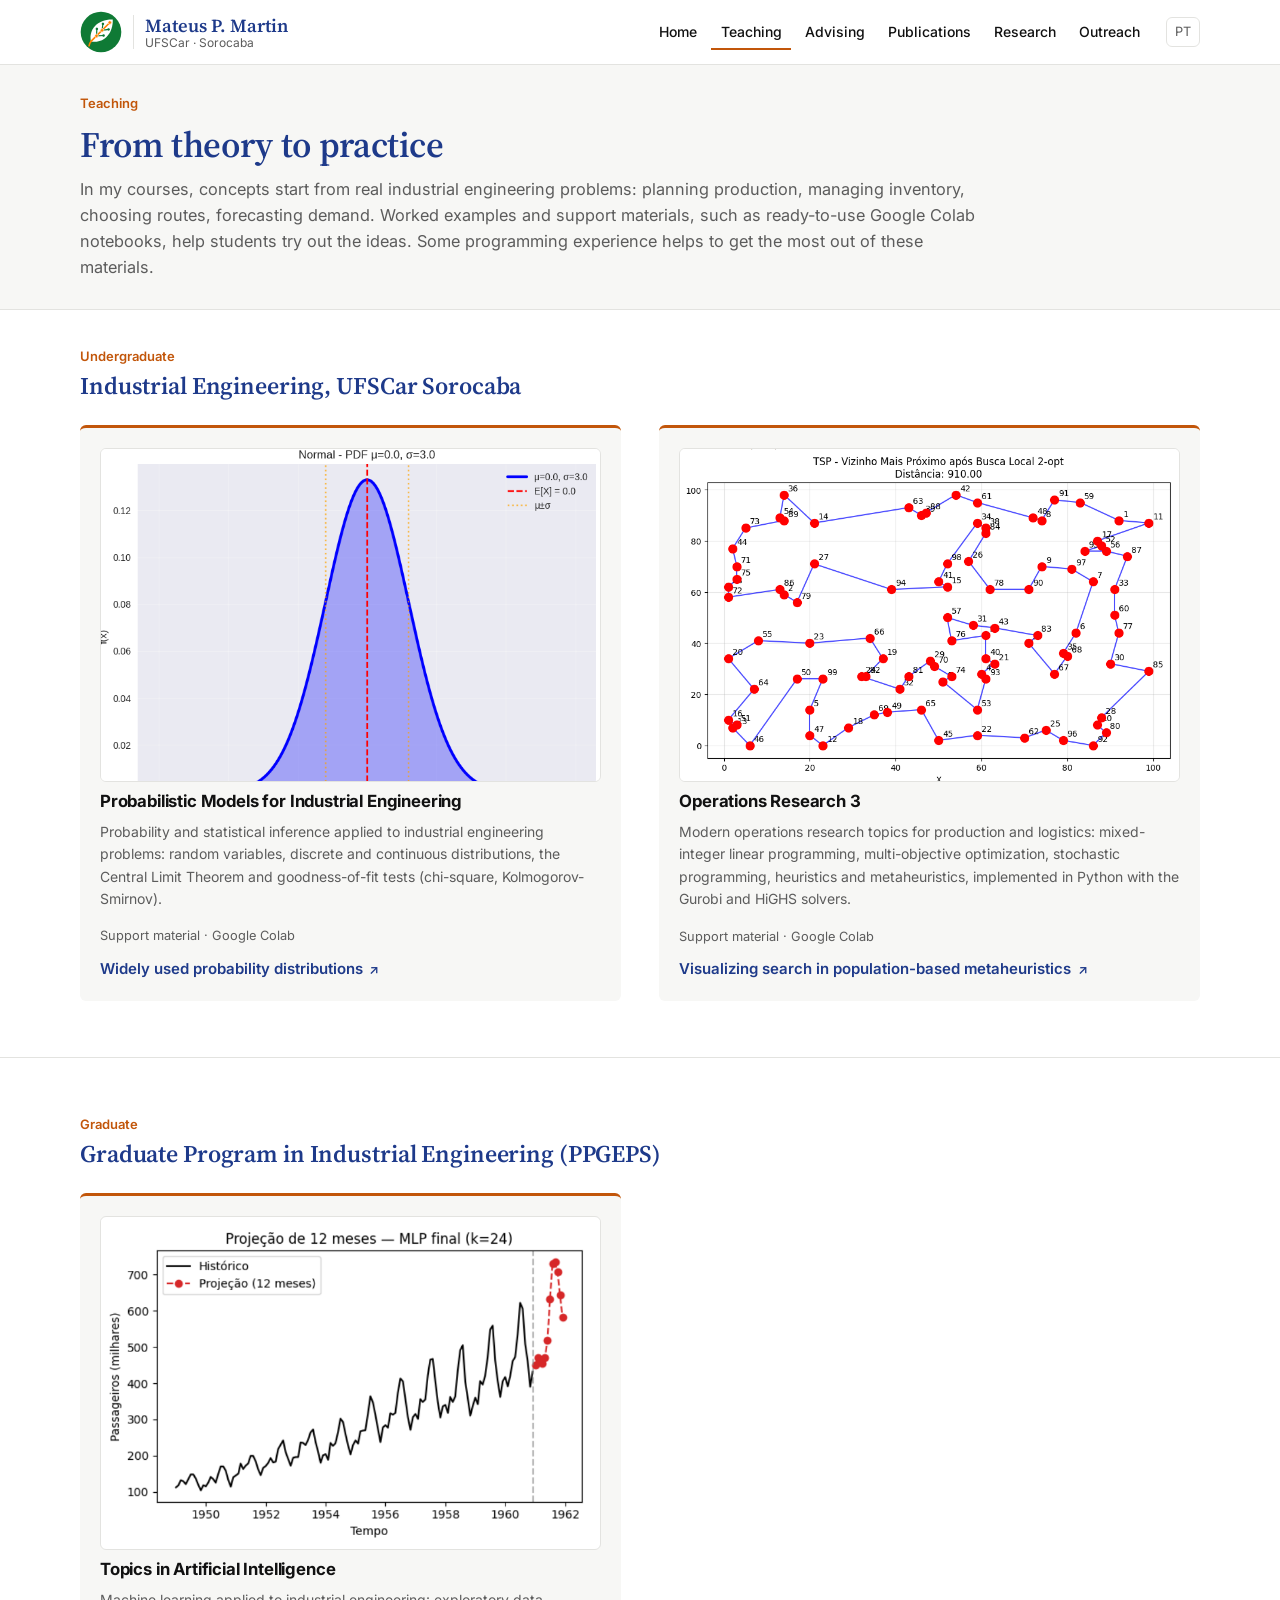
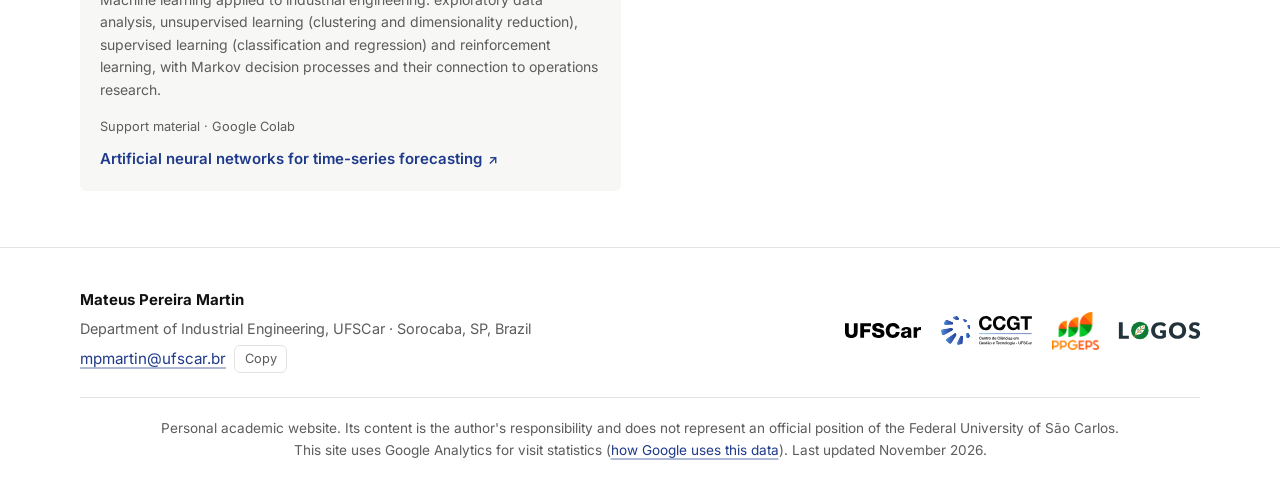
<file: en/teaching.html>
<!DOCTYPE html>
<html lang="en">
<head>
<meta charset="UTF-8">
<meta name="viewport" content="width=device-width, initial-scale=1.0, viewport-fit=cover">
<title>Teaching · Mateus Pereira Martin</title>
<meta name="description" content="Courses and open Google Colab notebooks.">
<link rel="canonical" href="https://mateuspereiramartin.github.io/site/en/teaching.html">
<link rel="alternate" hreflang="pt-BR" href="https://mateuspereiramartin.github.io/site/ensino.html">
<link rel="alternate" hreflang="en" href="https://mateuspereiramartin.github.io/site/en/teaching.html">
<meta property="og:type" content="website">
<meta property="og:title" content="Teaching · Mateus Pereira Martin">
<meta property="og:description" content="Courses and open Google Colab notebooks.">
<meta property="og:image" content="https://mateuspereiramartin.github.io/site/figuras/mateus.jpg">
<meta property="og:url" content="https://mateuspereiramartin.github.io/site/en/teaching.html">
<meta property="og:locale" content="en_US">
<link rel="icon" href="../assets/favicon.svg" type="image/svg+xml">
<link rel="preconnect" href="https://fonts.googleapis.com">
<link rel="preconnect" href="https://fonts.gstatic.com" crossorigin>
<link rel="stylesheet" href="https://fonts.googleapis.com/css2?family=Inter:wght@400;500;600;700&family=Source+Serif+4:opsz,wght@8..60,600&display=swap">
<link rel="stylesheet" href="../assets/site.css">
<script async src="https://www.googletagmanager.com/gtag/js?id=G-FX92F528BC"></script>
<script>window.dataLayer=window.dataLayer||[];function gtag(){dataLayer.push(arguments);}gtag('js',new Date());gtag('config','G-FX92F528BC');</script>
</head>
<body>
<a class="skip" href="#conteudo">Skip to content</a>
<header class="site-header"><div class="wrap">
<div class="brand"><a href="research.html#logos-t" title="LOGOS lab"><img src="../figuras/logo-logos-simbolo.svg" alt="LOGOS" width="240" height="240"></a><a class="brand-text" href="index.html"><strong>Mateus P. Martin</strong><span>UFSCar · Sorocaba</span></a></div>
<button type="button" class="menu-btn" aria-expanded="false" aria-controls="nav">Menu</button>
<nav class="nav" id="nav" aria-label="Main"><a href="index.html">Home</a><a href="teaching.html" aria-current="page">Teaching</a><a href="advising.html">Advising</a><a href="publications.html">Publications</a><a href="research.html">Research</a><a href="outreach.html">Outreach</a></nav>
<a class="lang" href="../ensino.html" hreflang="pt-BR" lang="pt-BR">PT</a>
</div></header>
<main id="conteudo">
<header class="page-head"><div class="wrap" style="display:grid;gap:0.6rem"><p class="eyebrow">Teaching</p><h1>From theory to practice</h1><p class="lead">In my courses, concepts start from real industrial engineering problems: planning production, managing inventory, choosing routes, forecasting demand. Worked examples and support materials, such as ready-to-use Google Colab notebooks, help students try out the ideas. Some programming experience helps to get the most out of these materials.</p></div></header><section class="section"><div class="wrap"><div class="section-head"><p class="eyebrow">Undergraduate</p><h2>Industrial Engineering, UFSCar Sorocaba</h2></div><div class="cols-2 cards"><div class="item"><div class="figure"><img src="../figuras/disciplina-mpaep.png" alt="Probabilistic Models for Industrial Engineering" loading="lazy"></div><h3>Probabilistic Models for Industrial Engineering</h3><p>Probability and statistical inference applied to industrial engineering problems: random variables, discrete and continuous distributions, the Central Limit Theorem and goodness-of-fit tests (chi-square, Kolmogorov-Smirnov).</p><p style="font-size:.8rem;color:var(--muted);margin-top:.4rem">Support material · Google Colab</p><a class="link-out" href="https://drive.google.com/file/d/1h-5Y5MYMwv81FWM93g3x6eEG03k9MObl/view?usp=sharing" target="_blank" rel="noopener">Widely used probability distributions</a></div><div class="item"><div class="figure"><img src="../figuras/disciplina-tpo.png" alt="Operations Research 3" loading="lazy"></div><h3>Operations Research 3</h3><p>Modern operations research topics for production and logistics: mixed-integer linear programming, multi-objective optimization, stochastic programming, heuristics and metaheuristics, implemented in Python with the Gurobi and HiGHS solvers.</p><p style="font-size:.8rem;color:var(--muted);margin-top:.4rem">Support material · Google Colab</p><a class="link-out" href="https://drive.google.com/file/d/1fMIifYJaDQ4jOW6JrUlp1kKAKRyo1Fkm/view?usp=sharing" target="_blank" rel="noopener">Visualizing search in population-based metaheuristics</a></div></div></div></section><section class="section"><div class="wrap"><div class="section-head"><p class="eyebrow">Graduate</p><h2>Graduate Program in Industrial Engineering (PPGEPS)</h2></div><div class="cols-2 cards"><div class="item"><div class="figure"><img src="../figuras/disciplina-tia.png" alt="Topics in Artificial Intelligence" loading="lazy"></div><h3>Topics in Artificial Intelligence</h3><p>Machine learning applied to industrial engineering: exploratory data analysis, unsupervised learning (clustering and dimensionality reduction), supervised learning (classification and regression) and reinforcement learning, with Markov decision processes and their connection to operations research.</p><p style="font-size:.8rem;color:var(--muted);margin-top:.4rem">Support material · Google Colab</p><a class="link-out" href="https://drive.google.com/file/d/1A-oyep1Do1-Lzng84SmGSnDDSdbzsqLS/view?usp=sharing" target="_blank" rel="noopener">Artificial neural networks for time-series forecasting</a></div></div></div></section>
</main>
<footer class="site-footer"><div class="wrap">
<div class="footer-top">
<div class="contact"><strong>Mateus Pereira Martin</strong>
<span class="muted" style="font-size:.9rem">Department of Industrial Engineering, UFSCar · Sorocaba, SP, Brazil</span>
<span class="email-row"><a class="email" data-email data-show data-u="mpmartin" data-d="ufscar.br">mpmartin [at] ufscar.br</a><button type="button" class="copy" data-u="mpmartin" data-d="ufscar.br" data-done="Copied">Copy</button></span></div>
<div class="inst">
<a href="https://www.ufscar.br/" target="_blank" rel="noopener"><img src="../figuras/logo-ufscar.svg" alt="UFSCar" class="inst-sigla" width="189" height="38" loading="lazy"></a>
<a href="https://www.ccgt.ufscar.br/pt-br" target="_blank" rel="noopener"><img src="../figuras/logo-ccgt.svg" alt="CCGT/UFSCar" class="inst-ccgt" width="291" height="95" loading="lazy"></a>
<a href="https://www.ppgeps.ufscar.br/pt-br/" target="_blank" rel="noopener"><img src="../figuras/logo-ppgeps.png" alt="PPGEPS/UFSCar" width="200" height="162" loading="lazy"></a>
<a href="research.html"><img src="../figuras/logo-logos/svg/transp-claro_selo.svg" alt="LOGOS" title="LOGOS" class="inst-logos" width="560" height="168" loading="lazy"></a>
</div></div>
<p class="footer-note">Personal academic website. Its content is the author's responsibility and does not represent an official position of the Federal University of São Carlos.
<br>This site uses Google Analytics for visit statistics (<a href="https://policies.google.com/technologies/partner-sites?hl=en" target="_blank" rel="noopener">how Google uses this data</a>).
Last updated November 2026.</p>
</div></footer>
<script src="../assets/site.js"></script>
</body>
</html>
</file>
<file: assets/site.css>
/* Layout: coluna editorial de 72rem, cabeçalho fixo, fundo branco.
   Paleta: preto, branco e laranja (UFSCar) + verde (LOGOS, sustentabilidade). Só tema claro. */
:root {
  --bg: #ffffff;
  --surface: #f7f7f5;
  --ink: #111111;
  --muted: #5c5c5c;
  --line: #e3e3e0;
  --blue: #1e3a8a;
  --blue-soft: #eef2fb;
  --green: #2e7d32;
  --green-soft: #eaf4ec;
  --orange: #c2560a;
  --orange-soft: #fdf0e4;
  --font-display: "Source Serif 4", Georgia, "Times New Roman", serif;
  --font-body: "Inter", system-ui, -apple-system, "Segoe UI", sans-serif;
  --font-mono: "Inter", system-ui, -apple-system, "Segoe UI", sans-serif;
  --step--1: 0.8125rem;
  --step-0: 0.9375rem;
  --step-1: 1.125rem;
  --step-2: 1.25rem;
  --step-3: 1.5rem;
  --step-4: clamp(1.8rem, 3.6vw, 2.25rem);
  --radius: 6px;
  --wrap: 72rem;
  color-scheme: light;
}

*, *::before, *::after { box-sizing: border-box; }
html { scroll-behavior: smooth; scroll-padding-top: 5rem; }
@media (prefers-reduced-motion: reduce) { html { scroll-behavior: auto; } * { transition: none !important; } }
body {
  margin: 0; background: var(--bg); color: var(--ink);
  font-family: var(--font-body); font-size: var(--step-0); line-height: 1.6;
  -webkit-font-smoothing: antialiased;
}
[hidden] { display: none !important; }
img { max-width: 100%; height: auto; display: block; }
a { color: var(--blue); text-decoration-color: color-mix(in srgb, var(--blue) 35%, transparent); text-underline-offset: 3px; text-decoration-thickness: 1.5px; }
a:hover { color: var(--orange); }
:focus-visible { outline: 2px solid var(--orange); outline-offset: 2px; border-radius: 2px; }
h1, h2, h3 { font-weight: 700; line-height: 1.2; text-wrap: balance; margin: 0; }
h1, h2 { font-family: var(--font-display); font-weight: 600; letter-spacing: -0.005em; color: var(--blue); }
h3 { font-family: var(--font-body); letter-spacing: -0.01em; }
h1 { font-size: var(--step-4); letter-spacing: -0.01em; overflow-wrap: break-word; }
h2 { font-size: var(--step-3); }
h3 { font-size: var(--step-1); }
p { margin: 0; }
.wrap {
  max-width: var(--wrap); margin-inline: auto;
  padding-left: max(16px, env(safe-area-inset-left, 0px));
  padding-right: max(16px, env(safe-area-inset-right, 0px));
}
.prose { max-width: 66ch; display: grid; gap: 1rem; align-content: start; }
.lead { font-size: 1.02rem; color: var(--muted); max-width: 64ch; }
.eyebrow { font-size: var(--step--1); font-weight: 600; color: var(--orange); }
.muted { color: var(--muted); }
.mono { font-family: var(--font-mono); }
.skip { position: absolute; left: -999px; }
.skip:focus { left: 16px; top: 16px; z-index: 100; background: var(--bg); padding: .5rem 1rem; }

/* Cabeçalho */
body::before {
  content: ""; position: fixed; inset: 0 0 auto; height: env(safe-area-inset-top, 0px);
  z-index: 60; background: var(--bg);
}
.site-header {
  position: sticky; top: env(safe-area-inset-top, 0px); z-index: 50;
  background: color-mix(in srgb, var(--bg) 94%, transparent);
  backdrop-filter: blur(8px); border-bottom: 1px solid var(--line);
}
.site-header .wrap { display: flex; align-items: center; gap: 1rem; min-height: 4rem; }
.brand { display: flex; align-items: center; gap: 0.7rem; line-height: 1.15; text-decoration: none; color: var(--ink); margin-right: auto; }
.brand img { height: 2.6rem; width: auto; }
.brand a { text-decoration: none; color: var(--ink); }
.brand > a:first-child { display: block; border-radius: 2px; }
.brand-text { display: grid; padding-left: 0.7rem; border-left: 1px solid var(--line); }
.brand strong { font-family: var(--font-display); font-weight: 600; font-size: 1.15rem; color: var(--blue); }
.brand-text > span { font-size: 0.75rem; color: var(--muted); }
.brand:hover { color: var(--ink); }
.nav { display: flex; gap: 0.25rem; align-items: center; }
.nav a {
  color: var(--ink); text-decoration: none; font-size: 0.875rem; font-weight: 500;
  padding: 0.4rem 0.6rem; border-radius: var(--radius);
}
.nav a:hover { background: var(--surface); color: var(--ink); }
.nav a[aria-current="page"] { color: var(--ink); box-shadow: inset 0 -2px 0 var(--orange); border-radius: 0; }
.lang {
  font-family: var(--font-mono); font-size: 0.8rem; text-decoration: none; color: var(--muted);
  border: 1px solid var(--line); border-radius: var(--radius); padding: 0.25rem 0.5rem;
}
.lang:hover { color: var(--ink); border-color: var(--ink); }
.menu-btn {
  display: none; background: none; border: 1px solid var(--line); border-radius: var(--radius);
  color: var(--ink); font: inherit; font-size: 0.9rem; padding: 0.35rem 0.7rem; cursor: pointer;
}
@media (max-width: 860px) {
  .menu-btn { display: inline-block; }
  .nav {
    position: absolute; left: 0; right: 0; top: 100%; flex-direction: column; align-items: stretch;
    background: var(--bg); border-bottom: 1px solid var(--line);
    padding: 0.5rem max(16px, env(safe-area-inset-right, 0px)) 1rem max(16px, env(safe-area-inset-left, 0px));
  }
  .nav:not(.open) { display: none; }
  .nav a { padding: 0.7rem 0.5rem; border-bottom: 1px solid var(--line); border-radius: 0; }
  .nav a[aria-current="page"] { box-shadow: inset 3px 0 0 var(--orange); padding-left: 0.9rem; }
}

/* Seções */
main { display: block; }
.section { padding-block: clamp(2.25rem, 5vw, 3.5rem); }
.section + .section { border-top: 1px solid var(--line); }
.section-head { display: grid; gap: 0.35rem; margin-bottom: 1.5rem; }
.page-head { background: var(--surface); border-bottom: 1px solid var(--line); padding-block: clamp(1.25rem, 3vw, 1.75rem); }
.page-head + .section { border-top: 0; padding-top: clamp(1.5rem, 3vw, 2.25rem); }
.page-head .wrap { display: grid; gap: 0.75rem; }
.page-head .lead { max-width: 92ch; }

/* Hero */
.hero { padding-block: clamp(1.25rem, 3vw, 2rem) clamp(2rem, 5vw, 3.5rem); }
.hero .wrap { display: grid; grid-template-columns: minmax(0, 1fr) auto; gap: clamp(2rem, 5vw, 4rem); align-items: center; }
.hero-text { display: grid; gap: 1.25rem; min-width: 0; }
.hero-text .lead { max-width: 75ch; }
.hero-text h1 span { display: block; font-size: 1.1rem; font-weight: 400; color: var(--muted); margin-top: .4rem; font-family: var(--font-body); letter-spacing: 0; text-wrap: pretty; }
.hero-text h1 span.cargo-l2 { display: inline-block; margin-top: 0; }
.ids { display: flex; flex-wrap: wrap; gap: 0.5rem; }
.ids a {
  font-size: 0.85rem; font-weight: 500; text-decoration: none; color: var(--ink);
  border: 1px solid var(--line); border-radius: 999px; padding: 0.3rem 0.8rem;
}
.ids a:hover { border-color: var(--blue); color: var(--blue); }
.hero-art { min-width: 0; justify-self: end; width: 17rem; max-width: 100%; }
.hero-art .photo { width: 100%; border-radius: 8px; }
@media (max-width: 760px) {
  .hero .wrap { grid-template-columns: 1fr; }
  .hero-art { justify-self: start; width: min(100%, 16rem); }
}

/* Números */
.facts { display: grid; grid-template-columns: repeat(4, minmax(0, 1fr)); gap: 0; background: var(--orange-soft); border-radius: 8px; margin: 0; }
.facts div { padding: 1.25rem 1rem; display: grid; gap: 0.2rem; }
.facts div + div { border-left: 1px solid color-mix(in srgb, var(--orange) 20%, transparent); }
.facts dt { font-size: var(--step--1); color: var(--muted); order: 2; }
.facts dd { margin: 0; font-size: 1.75rem; font-weight: 700; line-height: 1; color: var(--blue); font-variant-numeric: tabular-nums; order: 1; }
.facts dd small { font-size: 0.5em; color: var(--muted); font-weight: 400; font-family: var(--font-body); }
@media (max-width: 760px) {
  .facts { grid-template-columns: repeat(2, minmax(0, 1fr)); }
  .facts div:nth-child(3) { border-left: 0; }
  .facts div:nth-child(n+3) { border-top: 1px solid color-mix(in srgb, var(--orange) 20%, transparent); }
}

/* Linha do tempo */
.timeline { list-style: none; margin: 0; padding: 0; display: grid; gap: 0; max-width: 52rem; }
.timeline li { display: grid; grid-template-columns: 8.5rem minmax(0, 1fr); gap: 1.25rem; padding-block: 0.9rem; border-top: 1px solid var(--line); }
.timeline li:last-child { border-bottom: 1px solid var(--line); }
.timeline .when { font-family: var(--font-mono); font-size: 0.9rem; color: var(--orange); font-variant-numeric: tabular-nums; padding-top: 0.1rem; }
.timeline strong { display: block; }
.timeline span { color: var(--muted); font-size: 0.875rem; }
@media (max-width: 560px) { .timeline li { grid-template-columns: 1fr; gap: 0.2rem; } }

/* Grades de itens */
.cols { display: grid; grid-template-columns: repeat(3, minmax(0, 1fr)); gap: clamp(1.5rem, 3vw, 2.5rem); }
.cols-2 { display: grid; grid-template-columns: repeat(2, minmax(0, 1fr)); gap: clamp(1.5rem, 3vw, 2.5rem); }
@media (max-width: 860px) { .cols { grid-template-columns: 1fr; } }
@media (max-width: 680px) { .cols-2 { grid-template-columns: 1fr; } }
.item { display: grid; gap: 0.6rem; align-content: start; min-width: 0; }
.cols > .item, .cards > .item { background: var(--surface); border-top: 3px solid var(--orange); border-radius: var(--radius); padding: 1.25rem; }
.item h3 { font-size: 1.05rem; }
.item p { font-size: 0.875rem; }
.item p { color: var(--muted); }
.item .figure {
  background: #fff; border: 1px solid var(--line); border-radius: var(--radius); overflow: hidden;
  aspect-ratio: 3 / 2; display: grid; place-items: center; max-width: 100%;
}
.item .figure img { width: 100%; height: 100%; object-fit: contain; }
.tags { display: flex; flex-wrap: wrap; gap: 0.35rem; }
.tag {
  font-size: 0.78rem; font-weight: 500; padding: 0.1rem 0.5rem; border-radius: 4px;
  background: var(--surface); color: var(--ink); border: 1px solid var(--line);
}
.tag-green { background: var(--green-soft); border-color: transparent; color: #1b5e20; }
.tag-orange { background: var(--orange-soft); border-color: transparent; color: #8a3d06; }

/* Botões */
.btn {
  display: inline-flex; align-items: center; gap: 0.5rem; width: fit-content;
  font-weight: 600; font-size: 0.95rem; text-decoration: none;
  padding: 0.6rem 1.1rem; border-radius: var(--radius);
  background: var(--blue); color: #fff; border: 1px solid var(--blue); cursor: pointer;
}
.btn:hover { background: var(--orange); border-color: var(--orange); color: #fff; }
.btn-ghost { background: transparent; color: var(--blue); border-color: var(--blue); }
.btn-ghost:hover { background: var(--blue-soft); color: var(--blue); border-color: var(--blue); }
.actions { display: flex; flex-wrap: wrap; gap: 0.75rem; align-items: center; }

/* Faixa LOGOS: verde bem claro */
.logos-band { background: var(--green-soft); color: var(--ink); border-block: 1px solid color-mix(in srgb, var(--green) 18%, transparent); }
.logos-band .wrap { display: grid; grid-template-columns: minmax(0, 1fr) minmax(0, 1fr); gap: clamp(1.5rem, 4vw, 3.5rem); align-items: center; padding-block: clamp(2.5rem, 6vw, 4rem); }
.logos-band img { width: 100%; max-width: 24rem; justify-self: center; mix-blend-mode: multiply; }
.logos-band p { color: var(--muted); }
.logos-band .eyebrow { color: var(--green); }
.logos-band .text { display: grid; gap: 1rem; min-width: 0; }
@media (max-width: 760px) { .logos-band .wrap { grid-template-columns: 1fr; } }
.page-head + .logos-band { border-top: 0; }

/* Publicações */
.pubs { list-style: none; margin: 0; padding: 0; display: grid; }
.pub { display: grid; grid-template-columns: 4.5rem minmax(0, 1fr); gap: 1rem; padding-block: 1.1rem; border-top: 1px solid var(--line); }
.pub:last-child { border-bottom: 1px solid var(--line); }
.pub .year { font-family: var(--font-mono); color: var(--orange); font-variant-numeric: tabular-nums; padding-top: 0.15rem; }
.pub .body { display: grid; gap: 0.25rem; min-width: 0; }
.pub h3 { font-size: 1rem; line-height: 1.4; }
.pub .authors { font-size: 0.875rem; color: var(--muted); }
.pub .authors b { color: var(--ink); font-weight: 600; }
.pub .authors .st { text-decoration: underline dotted var(--orange); text-underline-offset: 3px; }
.pub .venue { font-size: 0.875rem; }
.pub .venue i { font-style: italic; }
.pub .meta { display: flex; flex-wrap: wrap; gap: 0.5rem; align-items: center; margin-top: 0.2rem; }
.pub .doi { font-family: var(--font-mono); font-size: 0.8rem; overflow-wrap: anywhere; }
@media (max-width: 560px) { .pub { grid-template-columns: 1fr; gap: 0.2rem; } }

.filters { display: flex; flex-wrap: wrap; gap: 0.5rem; align-items: center; margin-bottom: 1.25rem; }
.chip {
  font: inherit; font-size: 0.88rem; cursor: pointer; padding: 0.35rem 0.85rem; border-radius: 999px;
  border: 1px solid var(--line); background: var(--bg); color: var(--ink);
}
.chip:hover { border-color: var(--ink); }
.chip[aria-pressed="true"] { background: var(--blue); color: #fff; border-color: var(--blue); }
.chip .n { font-family: var(--font-mono); font-size: 0.75rem; opacity: 0.7; margin-left: 0.3rem; }
.search {
  font: inherit; font-size: 0.92rem; padding: 0.4rem 0.8rem; border-radius: var(--radius);
  border: 1px solid var(--line); background: var(--bg); color: var(--ink); min-width: 0; flex: 1 1 14rem; max-width: 22rem;
}
.count { font-family: var(--font-mono); font-size: 0.82rem; color: var(--muted); margin-bottom: 0.5rem; }
.empty { padding: 1.5rem 0; color: var(--muted); }
.legend { font-size: 0.88rem; color: var(--muted); margin-top: 1rem; }
.legend .st { text-decoration: underline dotted var(--orange); text-underline-offset: 3px; color: var(--ink); }

/* Orientações */
.people { list-style: none; margin: 0; padding: 0; display: grid; }
.person { display: grid; grid-template-columns: minmax(0, 15rem) minmax(0, 1fr); gap: 1.25rem; padding-block: 1.1rem; border-top: 1px solid var(--line); }
.person:last-child { border-bottom: 1px solid var(--line); }
.person .who { display: grid; gap: 0.35rem; align-content: start; }
.person .who .tag { justify-self: start; }
.person h3 { font-size: 1rem; line-height: 1.4; }
.person .who strong { font-size: 1.02rem; font-weight: 600; line-height: 1.3; }
.person .what { display: grid; gap: 0.3rem; min-width: 0; }
.person .what p { color: var(--muted); font-size: 0.875rem; }
@media (max-width: 640px) { .person { grid-template-columns: 1fr; gap: 0.5rem; } }

.steps { list-style: none; margin: 0; padding: 0; counter-reset: s; display: grid; gap: 1.25rem; }
.steps li { counter-increment: s; display: grid; grid-template-columns: 2.25rem minmax(0, 1fr); gap: 0.75rem; }
.steps li::before {
  content: counter(s); font-family: var(--font-mono); font-weight: 600; color: var(--orange);
  border: 1px solid var(--orange); border-radius: 50%; width: 2rem; height: 2rem; display: grid; place-items: center; font-size: 0.85rem;
}
.steps p { color: var(--muted); }

.callout {
  background: var(--orange-soft); border-radius: var(--radius); padding: clamp(1.25rem, 3vw, 2rem);
  display: grid; gap: 0.9rem;
}
.callout p { color: var(--muted); max-width: 62ch; }

.checklist { list-style: none; margin: 0; padding: 0; display: grid; gap: 0.5rem; }
.checklist li { padding-left: 1.4rem; position: relative; }
.checklist li::before { content: ""; position: absolute; left: 0; top: 0.62em; width: 0.6rem; height: 2px; background: var(--orange); }
.checklist-sm { gap: 0.4rem; font-size: 0.84rem; color: var(--muted); }
.checklist-sm li::before { background: var(--green); }

.course { display: grid; gap: 0.5rem; padding: 1.25rem; background: var(--surface); border-top: 3px solid var(--orange); border-radius: var(--radius); align-content: start; }
.course p { color: var(--muted); font-size: 0.875rem; }
.course .tag { justify-self: start; }

.link-out { font-weight: 600; text-decoration: none; display: inline-flex; gap: 0.4rem; align-items: baseline; }
.link-out::after { content: "↗"; font-size: 0.85em; }

/* E-mail */
.email-row { display: flex; flex-wrap: wrap; gap: 0.5rem; align-items: center; }
.email { font-family: var(--font-mono); font-size: 0.95rem; }
.copy {
  font: inherit; font-size: 0.8rem; cursor: pointer; padding: 0.2rem 0.6rem; border-radius: var(--radius);
  border: 1px solid var(--line); background: transparent; color: var(--muted);
}
.copy:hover { color: var(--ink); border-color: var(--ink); }

/* Rodapé */
.site-footer { border-top: 1px solid var(--line); background: var(--bg); margin-top: 0; }
.site-footer .wrap { padding-block: 2.5rem; display: grid; gap: 1.5rem; }
.footer-top { display: flex; flex-wrap: wrap; justify-content: space-between; gap: 1.5rem; align-items: center; }
.inst { display: flex; flex-wrap: wrap; gap: 1.25rem; align-items: center; }
.inst a { display: block; }
.inst img { height: 2.4rem; width: auto; }
.inst img.inst-sigla { height: 0.95rem; }
.inst img.inst-ccgt { height: 1.85rem; }
.inst img.inst-logos { height: 1.7rem; max-width: none; margin: -0.3rem; }
.site-footer p { font-size: 0.85rem; color: var(--muted); max-width: 70ch; }
.site-footer .contact { display: grid; gap: 0.3rem; }
.site-footer .footer-note { max-width: none; text-align: center; padding-top: 1.25rem; border-top: 1px solid var(--line); }

@media (max-width: 560px) {
  .brand { gap: 0.5rem; }
  .brand img { height: 2rem; }
  .brand-text { padding-left: 0.5rem; }
  .brand strong { font-size: 1rem; white-space: nowrap; }
  .site-header .wrap { gap: 0.5rem; }
}
</file>
